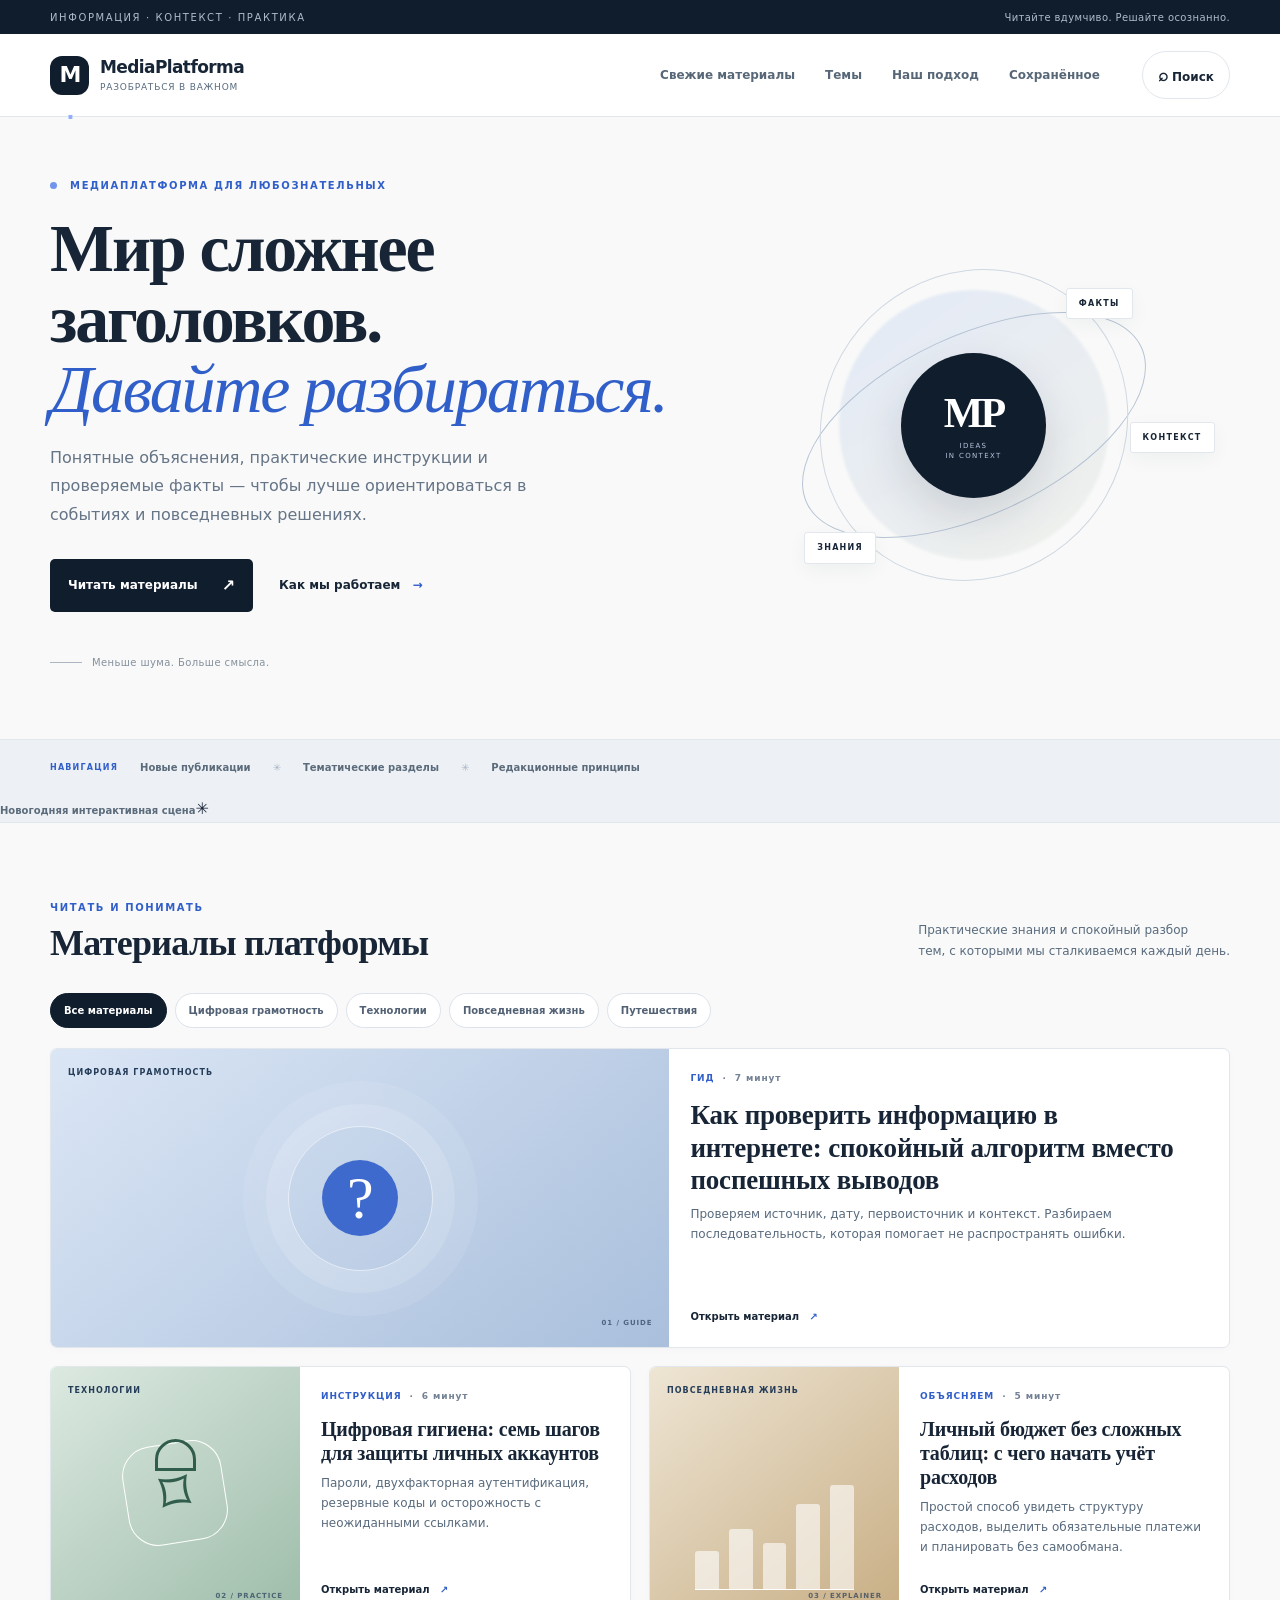
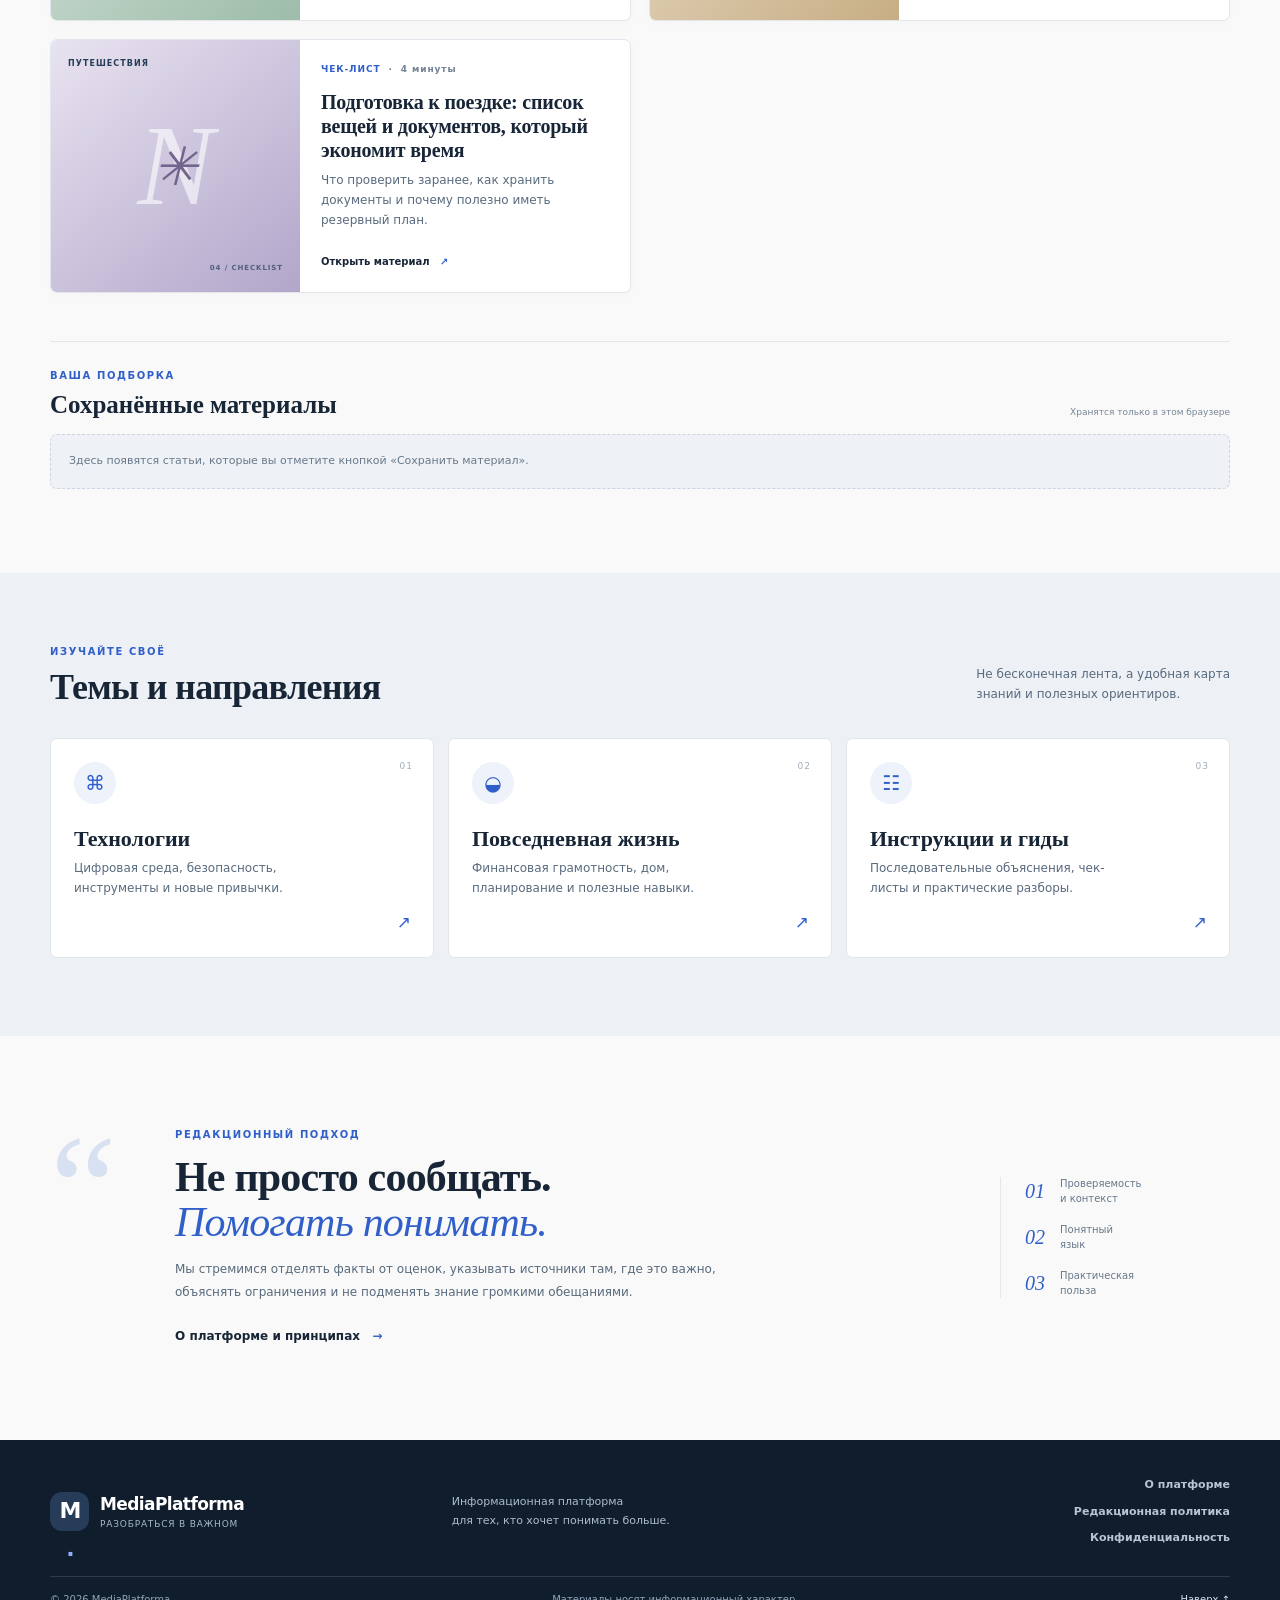
<file: site/index.html>
<!doctype html>
<html lang="ru">
<head>
<meta charset="utf-8"><meta http-equiv="Content-Security-Policy" content="default-src 'self'; base-uri 'self'; object-src 'none'; form-action 'self'; script-src 'self'; style-src 'self'; img-src 'self' data:; font-src 'self'; connect-src 'self'; upgrade-insecure-requests"><meta name="referrer" content="strict-origin-when-cross-origin"><meta name="viewport" content="width=device-width,initial-scale=1">
<meta name="theme-color" content="#101d2d">
<meta name="description" content="MediaPlatforma — независимая информационная платформа. Понятные объяснения, проверенные факты, практические инструкции и идеи для повседневной жизни.">
<meta name="robots" content="index,follow,max-image-preview:large">
<link rel="canonical" href="https://news4me.ru/">
<link rel="icon" href="./assets/favicon.svg" type="image/svg+xml">
<link rel="stylesheet" href="./assets/css/site.css">
<meta property="og:type" content="website"><meta property="og:locale" content="ru_RU">
<meta property="og:title" content="MediaPlatforma — разобраться в важном">
<meta property="og:description" content="Новости, объяснения и полезные знания для повседневной жизни.">
<meta property="og:url" content="https://news4me.ru/">
<meta property="og:site_name" content="MediaPlatforma">
<title>MediaPlatforma — разобраться в важном</title>
<script type="application/ld+json">{"@context":"https://schema.org","@type":"WebSite","name":"MediaPlatforma","url":"https://news4me.ru/","inLanguage":"ru","description":"Информационная платформа: объяснения, инструкции и полезные знания."}</script>
<script type="application/ld+json">{"@context":"https://schema.org","@type":"Organization","name":"MediaPlatforma","url":"https://news4me.ru/","description":"Независимая информационная платформа."}</script>
</head>
<body>
<a class="skip-link" href="#main">Перейти к материалам</a>
<div class="topline"><div class="container topline-inner"><span>ИНФОРМАЦИЯ · КОНТЕКСТ · ПРАКТИКА</span><span>Читайте вдумчиво. Решайте осознанно.</span></div></div>
<header class="site-header"><div class="container header-inner">
<a class="brand" href="./" aria-label="MediaPlatforma — главная"><span class="brand-symbol">M<span>.</span></span><span class="brand-copy"><strong>MediaPlatforma</strong><small>Разобраться в важном</small></span></a>
<nav class="main-nav" id="primaryNav" aria-label="Основная навигация"><a href="#latest">Свежие материалы</a><a href="#topics">Темы</a><a href="#principles">Наш подход</a></nav>
<button class="search-toggle" id="searchOpen" type="button" aria-label="Открыть поиск" aria-controls="searchPanel" aria-expanded="false">⌕ <span>Поиск</span></button>
<button class="menu-toggle" id="menuToggle" type="button" aria-controls="primaryNav" aria-label="Открыть меню" aria-expanded="false">☰</button>
</div></header>
<main id="main">
<section class="hero container">
<div class="hero-copy"><div class="eyebrow"><span class="eyebrow-dot"></span> МЕДИАПЛАТФОРМА ДЛЯ ЛЮБОЗНАТЕЛЬНЫХ</div>
<h1>Мир сложнее заголовков.<br><em>Давайте разбираться.</em></h1>
<p class="hero-lead">Понятные объяснения, практические инструкции и проверяемые факты — чтобы лучше ориентироваться в событиях и повседневных решениях.</p>
<div class="hero-actions"><a class="button button-primary" href="#latest">Читать материалы <span>↗</span></a><a class="text-link" href="#principles">Как мы работаем <span>→</span></a></div>
<div class="hero-note"><span class="note-line"></span><span>Меньше шума. Больше смысла.</span></div></div>
<div class="hero-art" aria-label="Абстрактная композиция из геометрических форм"><div class="art-orbit orbit-one"></div><div class="art-orbit orbit-two"></div><div class="art-core"><span>MP</span><small>IDEAS<br>IN CONTEXT</small></div><div class="art-label label-top">ФАКТЫ</div><div class="art-label label-side">КОНТЕКСТ</div><div class="art-label label-bottom">ЗНАНИЯ</div></div>
</section>
<section class="ticker"><div class="container ticker-inner"><span class="ticker-label">НАВИГАЦИЯ</span><a href="#latest">Новые публикации</a><span>✳</span><a href="#topics">Тематические разделы</a><span>✳</span><a href="#principles">Редакционные принципы</a></div><a href="./new-year/">Новогодняя интерактивная сцена</a><span>✳</span></section>
<section class="section container" id="latest"><div class="section-heading"><div><div class="eyebrow">ЧИТАТЬ И ПОНИМАТЬ</div><h2>Материалы платформы</h2></div><p>Практические знания и спокойный разбор<br>тем, с которыми мы сталкиваемся каждый день.</p></div>
<div class="featured-grid">
<a class="feature-card feature-main" href="./articles/verify-information.html"><div class="feature-visual visual-blue"><span class="visual-kicker">ЦИФРОВАЯ ГРАМОТНОСТЬ</span><div class="visual-shapes"><i></i><b></b><span>?</span></div><span class="visual-index">01 / GUIDE</span></div><div class="card-content"><div class="card-meta"><span>ГИД</span><span>·</span><span>7 минут</span></div><h3>Как проверить информацию в интернете: спокойный алгоритм вместо поспешных выводов</h3><p>Проверяем источник, дату, первоисточник и контекст. Разбираем последовательность, которая помогает не распространять ошибки.</p><span class="read-more">Открыть материал <b>↗</b></span></div></a>
<a class="feature-card" href="./articles/protect-accounts.html"><div class="feature-visual visual-green"><span class="visual-kicker">ТЕХНОЛОГИИ</span><div class="visual-lock"><span>⌑</span><i></i></div><span class="visual-index">02 / PRACTICE</span></div><div class="card-content"><div class="card-meta"><span>ИНСТРУКЦИЯ</span><span>·</span><span>6 минут</span></div><h3>Цифровая гигиена: семь шагов для защиты личных аккаунтов</h3><p>Пароли, двухфакторная аутентификация, резервные коды и осторожность с неожиданными ссылками.</p><span class="read-more">Открыть материал <b>↗</b></span></div></a>
<a class="feature-card" href="./articles/household-budget.html"><div class="feature-visual visual-sand"><span class="visual-kicker">ПОВСЕДНЕВНАЯ ЖИЗНЬ</span><div class="visual-chart"><i></i><i></i><i></i><i></i><i></i></div><span class="visual-index">03 / EXPLAINER</span></div><div class="card-content"><div class="card-meta"><span>ОБЪЯСНЯЕМ</span><span>·</span><span>5 минут</span></div><h3>Личный бюджет без сложных таблиц: с чего начать учёт расходов</h3><p>Простой способ увидеть структуру расходов, выделить обязательные платежи и планировать без самообмана.</p><span class="read-more">Открыть материал <b>↗</b></span></div></a>
<a class="feature-card" href="./articles/travel-checklist.html"><div class="feature-visual visual-violet"><span class="visual-kicker">ПУТЕШЕСТВИЯ</span><div class="visual-compass">N<span>✳</span></div><span class="visual-index">04 / CHECKLIST</span></div><div class="card-content"><div class="card-meta"><span>ЧЕК-ЛИСТ</span><span>·</span><span>4 минуты</span></div><h3>Подготовка к поездке: список вещей и документов, который экономит время</h3><p>Что проверить заранее, как хранить документы и почему полезно иметь резервный план.</p><span class="read-more">Открыть материал <b>↗</b></span></div></a>
</div></section>
<section class="topics-section" id="topics"><div class="container"><div class="section-heading"><div><div class="eyebrow">ИЗУЧАЙТЕ СВОЁ</div><h2>Темы и направления</h2></div><p>Не бесконечная лента, а удобная карта<br>знаний и полезных ориентиров.</p></div>
<div class="topic-grid">
<a class="topic-card" href="./topics/technology.html"><span class="topic-number">01</span><span class="topic-icon">⌘</span><h3>Технологии</h3><p>Цифровая среда, безопасность, инструменты и новые привычки.</p><span class="topic-arrow">↗</span></a>
<a class="topic-card" href="./topics/everyday-life.html"><span class="topic-number">02</span><span class="topic-icon">◒</span><h3>Повседневная жизнь</h3><p>Финансовая грамотность, дом, планирование и полезные навыки.</p><span class="topic-arrow">↗</span></a>
<a class="topic-card" href="./topics/guides.html"><span class="topic-number">03</span><span class="topic-icon">☷</span><h3>Инструкции и гиды</h3><p>Последовательные объяснения, чек-листы и практические разборы.</p><span class="topic-arrow">↗</span></a>
</div></div></section>
<section class="editorial container" id="principles"><div class="editorial-mark">“</div><div class="editorial-copy"><div class="eyebrow">РЕДАКЦИОННЫЙ ПОДХОД</div><h2>Не просто сообщать.<br><em>Помогать понимать.</em></h2><p>Мы стремимся отделять факты от оценок, указывать источники там, где это важно, объяснять ограничения и не подменять знание громкими обещаниями.</p><a class="text-link" href="./about.html">О платформе и принципах <span>→</span></a></div><div class="editorial-points"><div><b>01</b><span>Проверяемость<br>и контекст</span></div><div><b>02</b><span>Понятный<br>язык</span></div><div><b>03</b><span>Практическая<br>польза</span></div></div></section>
</main>
<footer class="site-footer"><div class="container footer-top"><a class="brand brand-footer" href="./"><span class="brand-symbol">M<span>.</span></span><span class="brand-copy"><strong>MediaPlatforma</strong><small>Разобраться в важном</small></span></a><p>Информационная платформа<br>для тех, кто хочет понимать больше.</p><nav aria-label="Навигация в подвале"><a href="./about.html">О платформе</a><a href="./editorial-policy.html">Редакционная политика</a><a href="./privacy.html">Конфиденциальность</a></nav></div><div class="container footer-bottom"><span>© 2026 MediaPlatforma</span><span>Материалы носят информационный характер.</span><a href="#main">Наверх ↑</a></div></footer>
<div class="search-panel" id="searchPanel" aria-hidden="true"><div class="search-dialog" role="dialog" aria-modal="true" aria-labelledby="searchTitle"><div class="search-dialog-head"><div><div class="eyebrow">ПОИСК ПО ПУБЛИКАЦИЯМ</div><h2 id="searchTitle">Что хотите найти?</h2></div><button id="searchClose" class="icon-button" type="button" aria-label="Закрыть поиск">×</button></div><label class="search-field"><span>⌕</span><input id="siteSearch" type="search" placeholder="Например, безопасность или бюджет" autocomplete="off"></label><div id="searchResults" class="search-results" aria-live="polite" aria-atomic="true"><p class="search-hint">Введите тему, ключевое слово или вопрос.</p></div></div></div>
<script src="./assets/js/site.js" defer></script>
</body></html>
</file>
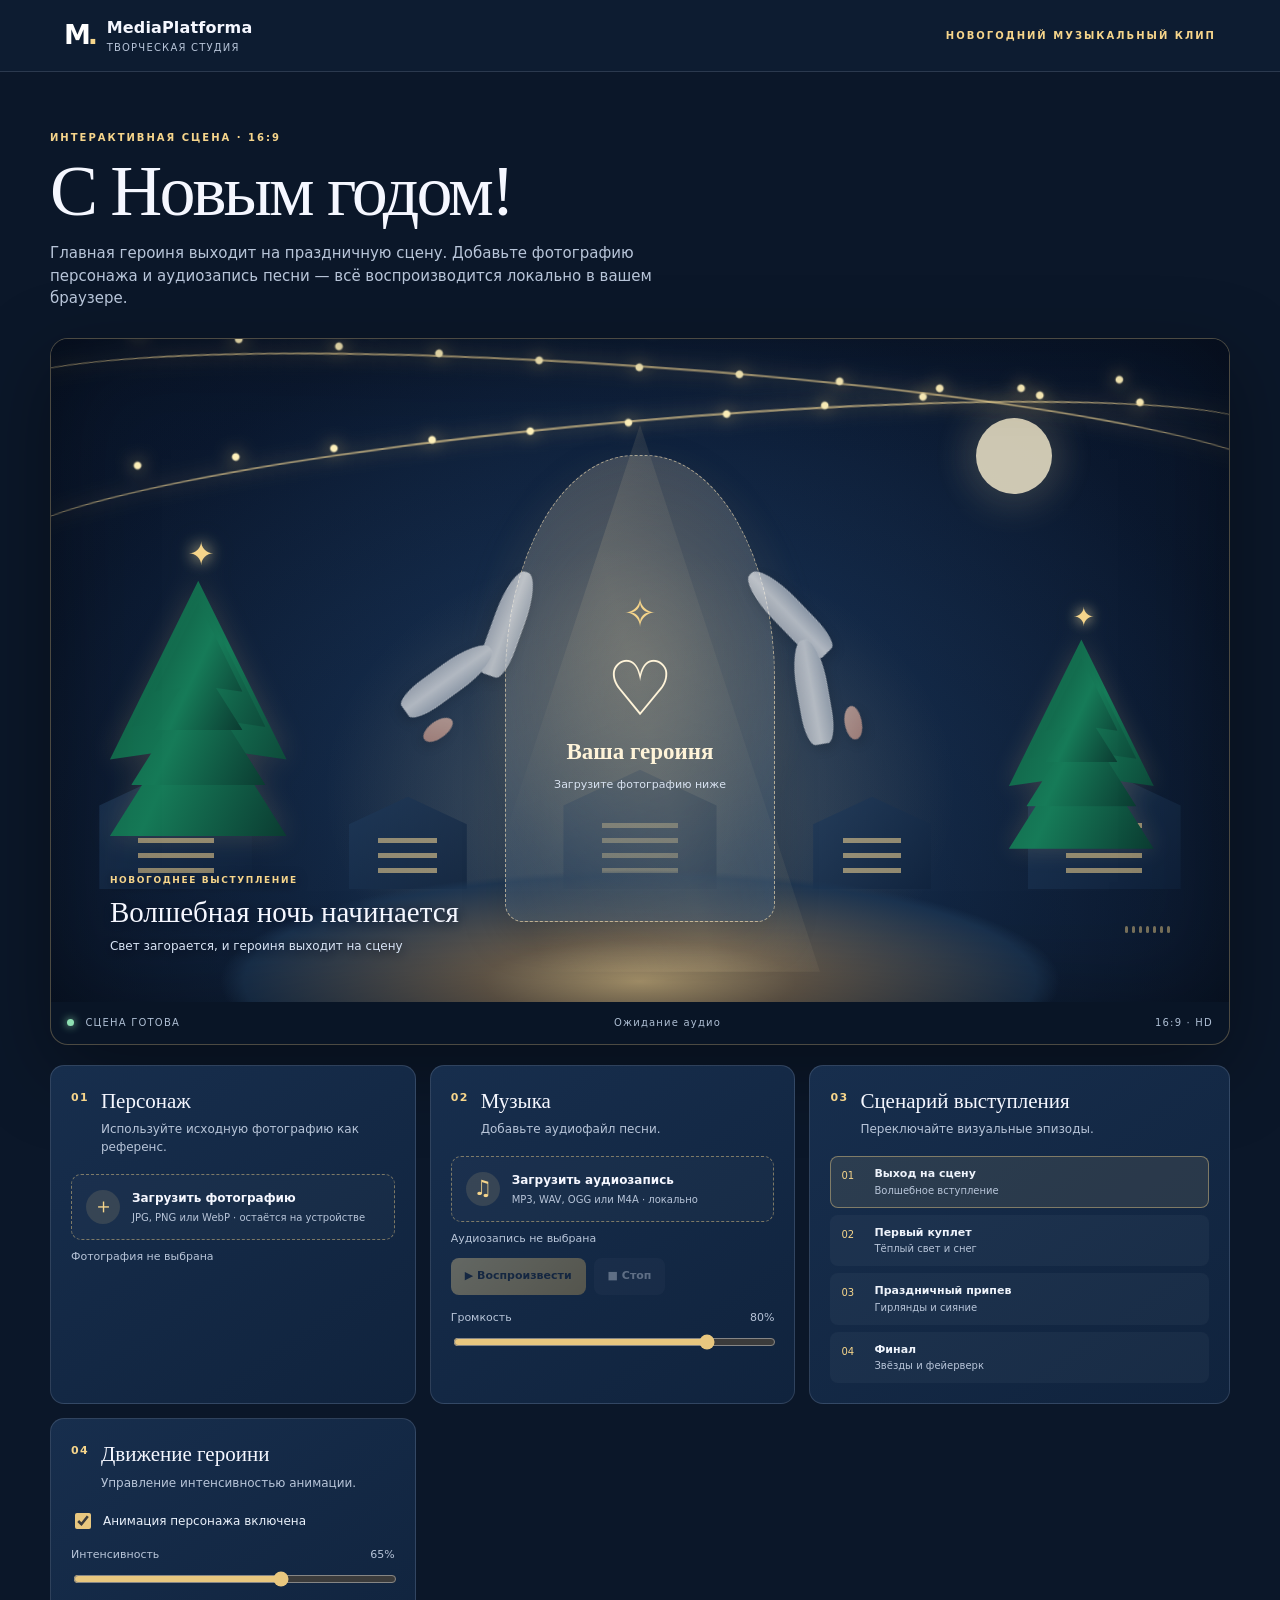
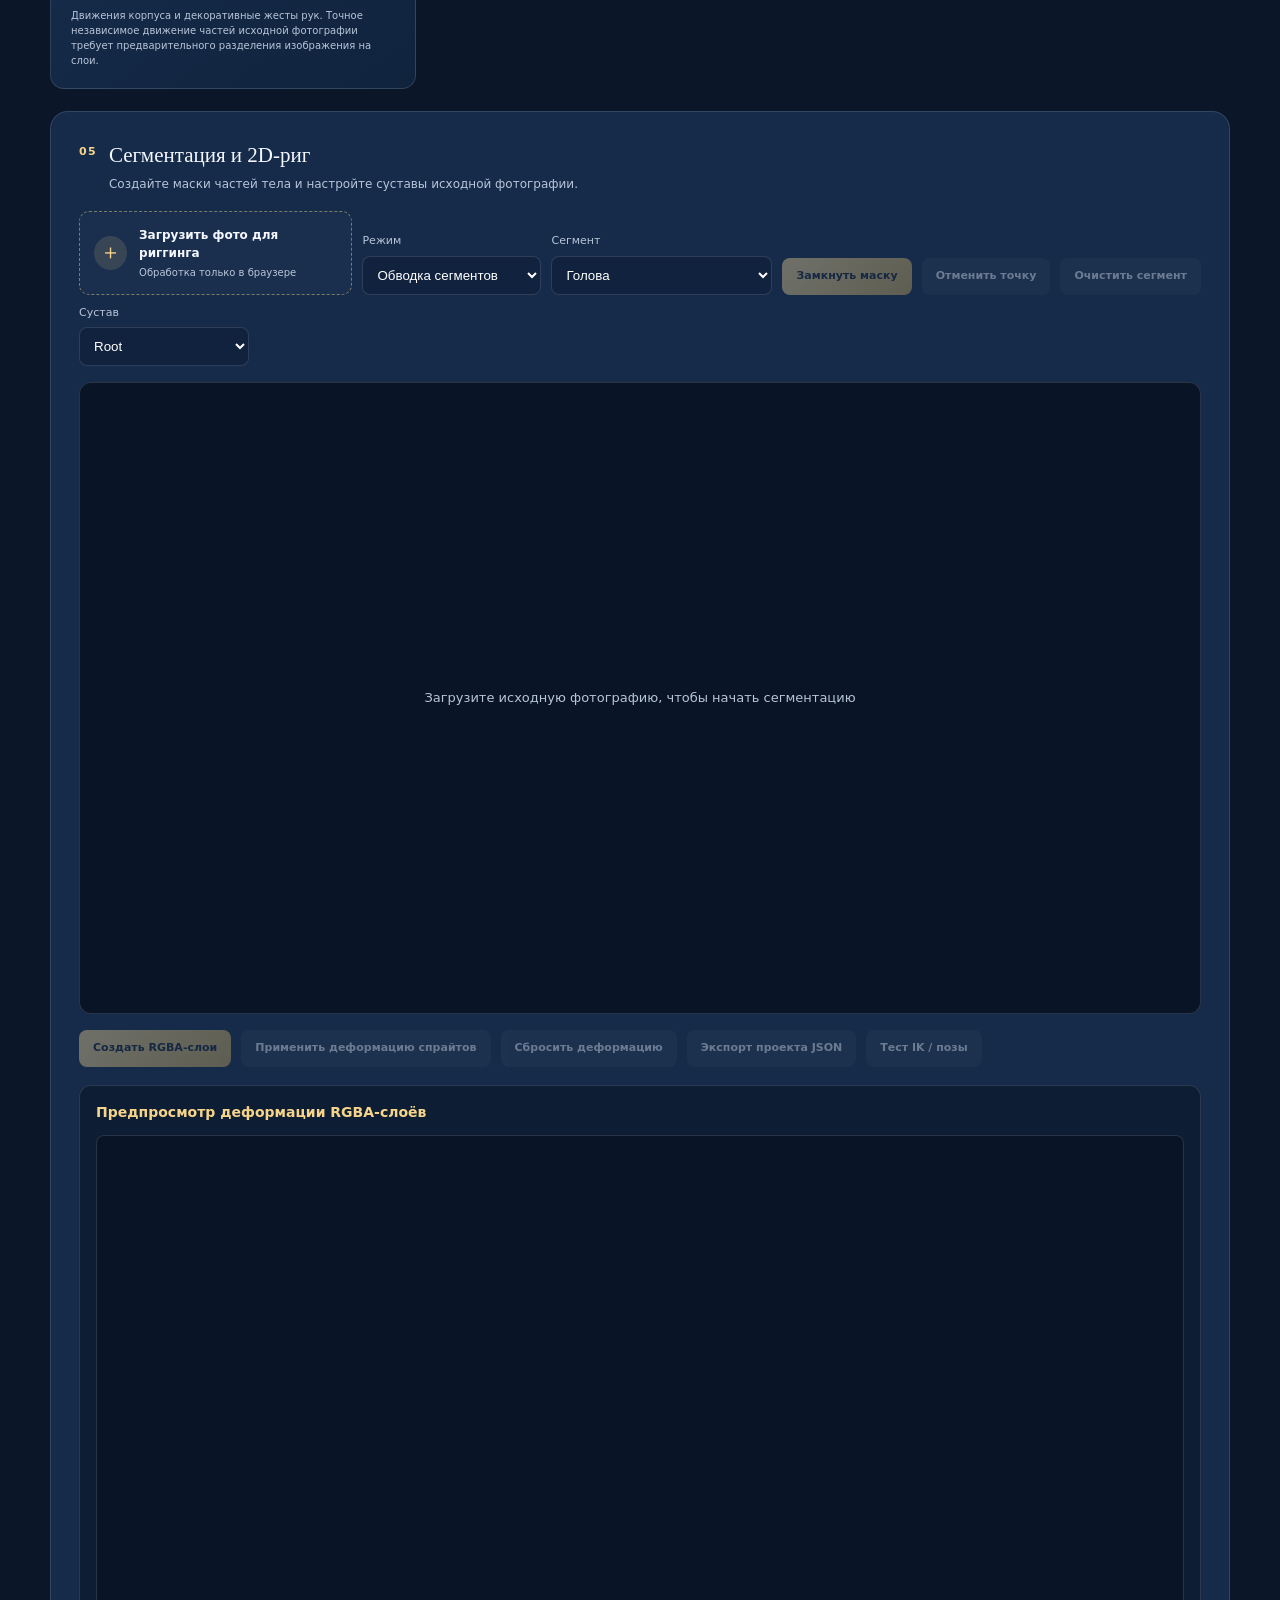
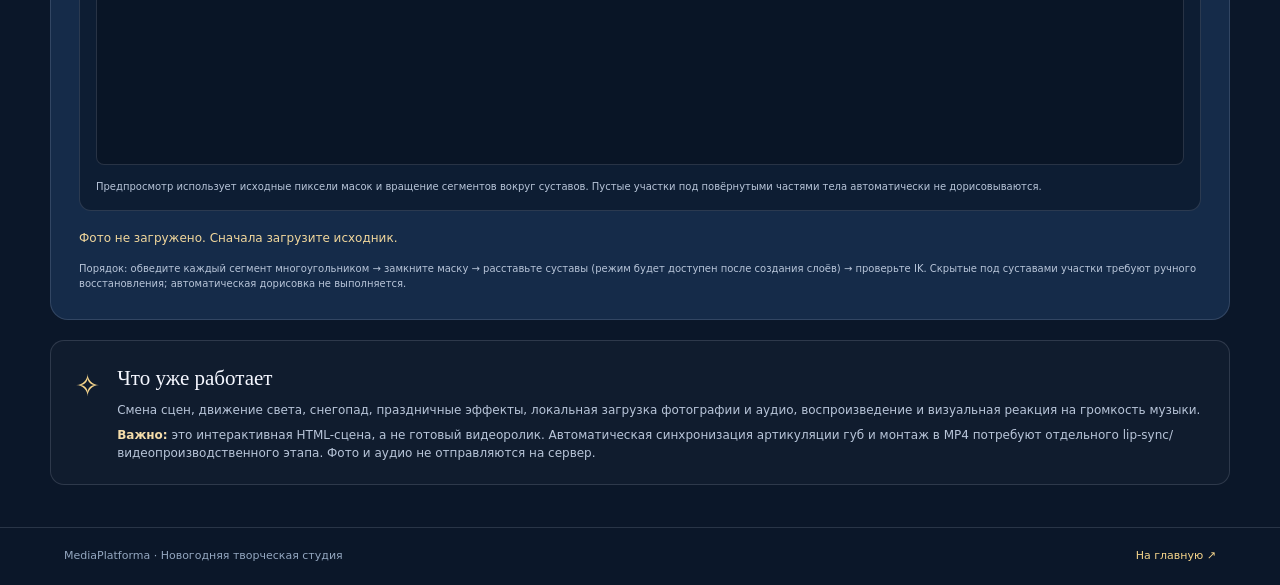
<file: site/new-year/index.html>
<!doctype html>
<html lang="ru">
<head>
  <meta charset="utf-8">
  <meta name="viewport" content="width=device-width,initial-scale=1">
  <meta name="theme-color" content="#10223d">
  <meta name="description" content="Интерактивная новогодняя сцена исполнения песни главной героиней.">
  <meta name="referrer" content="strict-origin-when-cross-origin">
  <link rel="canonical" href="https://news4me.ru/new-year/">
  <meta http-equiv="Content-Security-Policy" content="default-src 'self'; base-uri 'self'; object-src 'none'; form-action 'self'; script-src 'self'; style-src 'self'; img-src 'self' data: blob:; media-src 'self' blob:; connect-src 'self'; upgrade-insecure-requests">
  <title>Новогодняя сцена — С Новым годом!</title>
  <link rel="stylesheet" href="./scene.css">
  <script src="./scene.js" defer></script>
</head>
<body>
  <a class="skip-link" href="#studio">Перейти к сцене</a>
  <header class="topbar">
    <a class="brand" href="../" aria-label="MediaPlatforma"><span class="brand-mark">M<span>.</span></span><span>MediaPlatforma<small>Творческая студия</small></span></a>
    <span class="topbar-tag">НОВОГОДНИЙ МУЗЫКАЛЬНЫЙ КЛИП</span>
  </header>

  <main id="studio" class="studio">
    <section class="intro">
      <p class="eyebrow">ИНТЕРАКТИВНАЯ СЦЕНА · 16:9</p>
      <h1>С Новым годом!</h1>
      <p>Главная героиня выходит на праздничную сцену. Добавьте фотографию персонажа и аудиозапись песни — всё воспроизводится локально в вашем браузере.</p>
    </section>

    <section class="stage-shell" aria-label="Новогодняя сцена">
      <div class="stage" id="stage" data-scene="intro">
        <div class="sky-glow"></div>
        <div class="moon"></div>
        <div class="distant-village" aria-hidden="true"><i></i><i></i><i></i><i></i><i></i></div>
        <div class="tree tree-left" aria-hidden="true"><b></b><b></b><b></b><span>✦</span></div>
        <div class="tree tree-right" aria-hidden="true"><b></b><b></b><b></b><span>✦</span></div>
        <div class="garland garland-one" aria-hidden="true"></div>
        <div class="garland garland-two" aria-hidden="true"></div>
        <div class="snow-layer" id="snowLayer" aria-hidden="true"></div>
        <div class="stage-platform"></div>
        <div class="heroine-wrap" id="heroineWrap">
          <div class="heroine-aura"></div>
          <div class="heroine-placeholder" id="heroinePlaceholder" aria-label="Место для фотографии героини">
            <span class="placeholder-star">✧</span>
            <span class="placeholder-person">♡</span>
            <strong>Ваша героиня</strong>
            <small>Загрузите фотографию ниже</small>
          </div>
          <img id="heroineImage" class="heroine-image" alt="Главная героиня новогоднего клипа" hidden>
          <div class="motion-arm motion-arm-left" aria-hidden="true"><span class="arm-upper"></span><span class="arm-fore"></span><span class="arm-hand"></span></div>
          <div class="motion-arm motion-arm-right" aria-hidden="true"><span class="arm-upper"></span><span class="arm-fore"></span><span class="arm-hand"></span></div>
          <div class="spotlight"></div>
        </div>
        <div class="stage-caption" aria-live="polite">
          <span class="caption-kicker">НОВОГОДНЕЕ ВЫСТУПЛЕНИЕ</span>
          <strong id="sceneTitle">Волшебная ночь начинается</strong>
          <span id="sceneSubtitle">Свет загорается, и героиня выходит на сцену</span>
        </div>
        <div class="audio-pulse" id="audioPulse" aria-hidden="true"><i></i><i></i><i></i><i></i><i></i><i></i><i></i></div>
        <div class="stage-vignette"></div>
      </div>
      <div class="stage-footer">
        <span><i class="live-dot"></i> СЦЕНА ГОТОВА</span>
        <span id="playState">Ожидание аудио</span>
        <span>16:9 · HD</span>
      </div>
    </section>

    <section class="control-grid" aria-label="Управление сценой">
      <article class="panel">
        <div class="panel-heading"><span class="panel-number">01</span><div><h2>Персонаж</h2><p>Используйте исходную фотографию как референс.</p></div></div>
        <label class="upload-control" for="photoInput"><span class="upload-icon">＋</span><span><strong>Загрузить фотографию</strong><small>JPG, PNG или WebP · остаётся на устройстве</small></span></label>
        <input id="photoInput" type="file" accept="image/jpeg,image/png,image/webp" hidden>
        <p class="file-status" id="photoStatus">Фотография не выбрана</p>
      </article>

      <article class="panel">
        <div class="panel-heading"><span class="panel-number">02</span><div><h2>Музыка</h2><p>Добавьте аудиофайл песни.</p></div></div>
        <label class="upload-control" for="audioInput"><span class="upload-icon">♫</span><span><strong>Загрузить аудиозапись</strong><small>MP3, WAV, OGG или M4A · локально</small></span></label>
        <input id="audioInput" type="file" accept="audio/*" hidden>
        <p class="file-status" id="audioStatus">Аудиозапись не выбрана</p>
        <audio id="songAudio" preload="metadata"></audio>
        <div class="audio-controls">
          <button class="button button-primary" id="playButton" type="button" disabled>▶ Воспроизвести</button>
          <button class="button button-quiet" id="stopButton" type="button" disabled>■ Стоп</button>
        </div>
        <label class="volume-label" for="volumeInput">Громкость <output id="volumeValue">80%</output></label>
        <input id="volumeInput" class="range" type="range" min="0" max="1" step="0.01" value="0.8">
      </article>

      <article class="panel panel-scenes">
        <div class="panel-heading"><span class="panel-number">03</span><div><h2>Сценарий выступления</h2><p>Переключайте визуальные эпизоды.</p></div></div>
        <div class="scene-list" role="group" aria-label="Выбор сцены">
          <button class="scene-button is-active" data-scene="intro" type="button"><span>01</span><b>Выход на сцену</b><small>Волшебное вступление</small></button>
          <button class="scene-button" data-scene="verse" type="button"><span>02</span><b>Первый куплет</b><small>Тёплый свет и снег</small></button>
          <button class="scene-button" data-scene="chorus" type="button"><span>03</span><b>Праздничный припев</b><small>Гирлянды и сияние</small></button>
          <button class="scene-button" data-scene="finale" type="button"><span>04</span><b>Финал</b><small>Звёзды и фейерверк</small></button>
        </div>
      </article>

      <article class="panel motion-panel">
        <div class="panel-heading"><span class="panel-number">04</span><div><h2>Движение героини</h2><p>Управление интенсивностью анимации.</p></div></div>
        <label class="motion-toggle"><input id="motionEnabled" type="checkbox" checked><span>Анимация персонажа включена</span></label>
        <label class="volume-label" for="motionIntensity">Интенсивность <output id="motionIntensityValue">65%</output></label>
        <input id="motionIntensity" class="range" type="range" min="0" max="1" step="0.05" value="0.65">
        <p class="motion-hint">Движения корпуса и декоративные жесты рук. Точное независимое движение частей исходной фотографии требует предварительного разделения изображения на слои.</p>
      </article>
    </section>

    <section class="rig-workspace panel" aria-labelledby="rigTitle">
      <div class="panel-heading"><span class="panel-number">05</span><div><h2 id="rigTitle">Сегментация и 2D-риг</h2><p>Создайте маски частей тела и настройте суставы исходной фотографии.</p></div></div>
      <div class="rig-toolbar">
        <label class="upload-control rig-upload" for="rigPhotoInput"><span class="upload-icon">＋</span><span><strong>Загрузить фото для риггинга</strong><small>Обработка только в браузере</small></span></label>
        <input id="rigPhotoInput" type="file" accept="image/jpeg,image/png,image/webp" hidden>
        <label class="rig-field">Режим<select id="rigMode"><option value="mask">Обводка сегментов</option><option value="joint">Расстановка суставов</option></select></label><label class="rig-field">Сегмент<select id="rigPart"><option value="head">Голова</option><option value="torso">Корпус</option><option value="leftUpperArm">Левое плечо / верхняя рука</option><option value="leftForearm">Левое предплечье</option><option value="leftHand">Левая кисть</option><option value="rightUpperArm">Правое плечо / верхняя рука</option><option value="rightForearm">Правое предплечье</option><option value="rightHand">Правая кисть</option></select></label>
        <button class="button button-primary" id="rigClosePolygon" type="button" disabled>Замкнуть маску</button>
        <button class="button button-quiet" id="rigUndo" type="button" disabled>Отменить точку</button>
        <button class="button button-quiet" id="rigClear" type="button" disabled>Очистить сегмент</button><label class="rig-field">Сустав<select id="rigJoint"><option value="root">Root</option><option value="neck">Neck</option><option value="head">Head pivot</option><option value="leftShoulder">Левое плечо</option><option value="leftElbow">Левый локоть</option><option value="leftWrist">Левое запястье</option><option value="rightShoulder">Правое плечо</option><option value="rightElbow">Правый локоть</option><option value="rightWrist">Правое запястье</option></select></label>
      </div>
      <div class="rig-canvas-wrap"><canvas id="rigCanvas" width="960" height="640" aria-label="Редактор сегментации и суставов"></canvas><div id="rigEmpty" class="rig-empty">Загрузите исходную фотографию, чтобы начать сегментацию</div></div>
      <div class="rig-actions">
        <button class="button button-primary" id="rigBuildLayers" type="button" disabled>Создать RGBA-слои</button>
        <button class="button button-quiet" id="rigApplyDeform" type="button" disabled>Применить деформацию спрайтов</button>
        <button class="button button-quiet" id="rigResetDeform" type="button" disabled>Сбросить деформацию</button>
        <button class="button button-quiet" id="rigExport" type="button" disabled>Экспорт проекта JSON</button>
        <button class="button button-quiet" id="rigPose" type="button" disabled>Тест IK / позы</button>
      </div>
      <div class="rig-preview-wrap">
        <h3>Предпросмотр деформации RGBA-слоёв</h3>
        <canvas id="rigPreview" width="960" height="640" aria-label="Предпросмотр деформированных сегментов героини"></canvas>
        <p class="motion-hint">Предпросмотр использует исходные пиксели масок и вращение сегментов вокруг суставов. Пустые участки под повёрнутыми частями тела автоматически не дорисовываются.</p>
      </div>
      <p class="rig-status" id="rigStatus" role="status">Фото не загружено. Сначала загрузите исходник.</p>
      <p class="motion-hint">Порядок: обведите каждый сегмент многоугольником → замкните маску → расставьте суставы (режим будет доступен после создания слоёв) → проверьте IK. Скрытые под суставами участки требуют ручного восстановления; автоматическая дорисовка не выполняется.</p>
    </section>

    <section class="notes">
      <div class="notes-icon">✧</div>
      <div><h2>Что уже работает</h2><p>Смена сцен, движение света, снегопад, праздничные эффекты, локальная загрузка фотографии и аудио, воспроизведение и визуальная реакция на громкость музыки.</p><p><strong>Важно:</strong> это интерактивная HTML-сцена, а не готовый видеоролик. Автоматическая синхронизация артикуляции губ и монтаж в MP4 потребуют отдельного lip-sync/видеопроизводственного этапа. Фото и аудио не отправляются на сервер.</p></div>
    </section>
  </main>

  <footer class="footer"><span>MediaPlatforma · Новогодняя творческая студия</span><a href="../">На главную ↗</a></footer>
  <div class="toast" id="toast" role="status" aria-live="polite"></div>
</body>
</html>
</file>
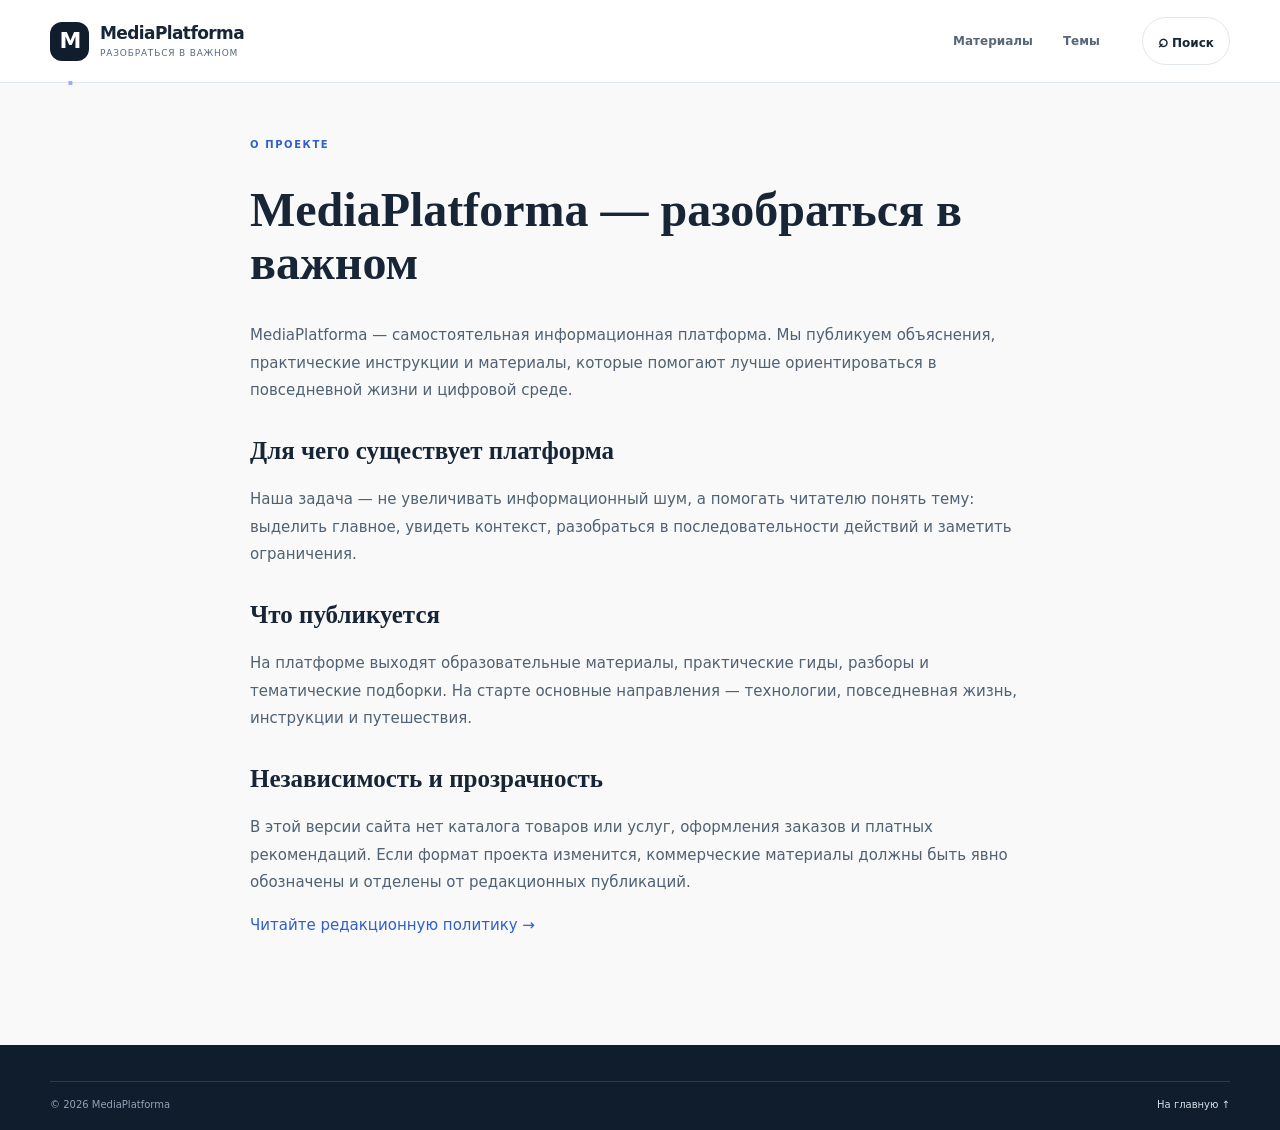
<file: site/about.html>
<!doctype html><html lang="ru"><head><meta charset="utf-8"><meta http-equiv="Content-Security-Policy" content="default-src 'self'; base-uri 'self'; object-src 'none'; form-action 'self'; script-src 'self'; style-src 'self'; img-src 'self' data:; font-src 'self'; connect-src 'self'; upgrade-insecure-requests"><meta name="referrer" content="strict-origin-when-cross-origin"><meta name="viewport" content="width=device-width,initial-scale=1"><meta name="description" content="MediaPlatforma — информационная платформа с понятными объяснениями, практическими инструкциями и проверяемыми фактами."><link rel="canonical" href="https://news4me.ru/about.html"><link rel="stylesheet" href="./assets/css/site.css"><title>О платформе — MediaPlatforma</title><meta property="og:type" content="website"><meta property="og:locale" content="ru_RU"><meta property="og:site_name" content="MediaPlatforma"><meta property="og:title" content="О платформе — MediaPlatforma"><meta property="og:description" content="MediaPlatforma — информационная платформа с понятными объяснениями, практическими инструкциями и проверяемыми фактами."><meta property="og:url" content="https://news4me.ru/about.html"></head><body><header class="site-header"><div class="container header-inner"><a class="brand" href="./"><span class="brand-symbol">M<span>.</span></span><span class="brand-copy"><strong>MediaPlatforma</strong><small>Разобраться в важном</small></span></a><nav class="main-nav" id="primaryNav" aria-label="Основная навигация"><a href="./#latest">Материалы</a><a href="./#topics">Темы</a></nav><button class="menu-toggle" id="menuToggle" type="button" aria-controls="primaryNav" aria-expanded="false" aria-label="Открыть меню">☰</button></div></header><main class="container plain-page"><div class="eyebrow">О ПРОЕКТЕ</div><h1>MediaPlatforma — разобраться в важном</h1><p>MediaPlatforma — самостоятельная информационная платформа. Мы публикуем объяснения, практические инструкции и материалы, которые помогают лучше ориентироваться в повседневной жизни и цифровой среде.</p><h2>Для чего существует платформа</h2><p>Наша задача — не увеличивать информационный шум, а помогать читателю понять тему: выделить главное, увидеть контекст, разобраться в последовательности действий и заметить ограничения.</p><h2>Что публикуется</h2><p>На платформе выходят образовательные материалы, практические гиды, разборы и тематические подборки. На старте основные направления — технологии, повседневная жизнь, инструкции и путешествия.</p><h2>Независимость и прозрачность</h2><p>В этой версии сайта нет каталога товаров или услуг, оформления заказов и платных рекомендаций. Если формат проекта изменится, коммерческие материалы должны быть явно обозначены и отделены от редакционных публикаций.</p><p><a href="./editorial-policy.html">Читайте редакционную политику →</a></p></main><footer class="site-footer"><div class="container footer-bottom"><span>© 2026 MediaPlatforma</span><a href="./">На главную ↑</a></div></footer><script src="./assets/js/site.js" defer></script></body></html>
</file>
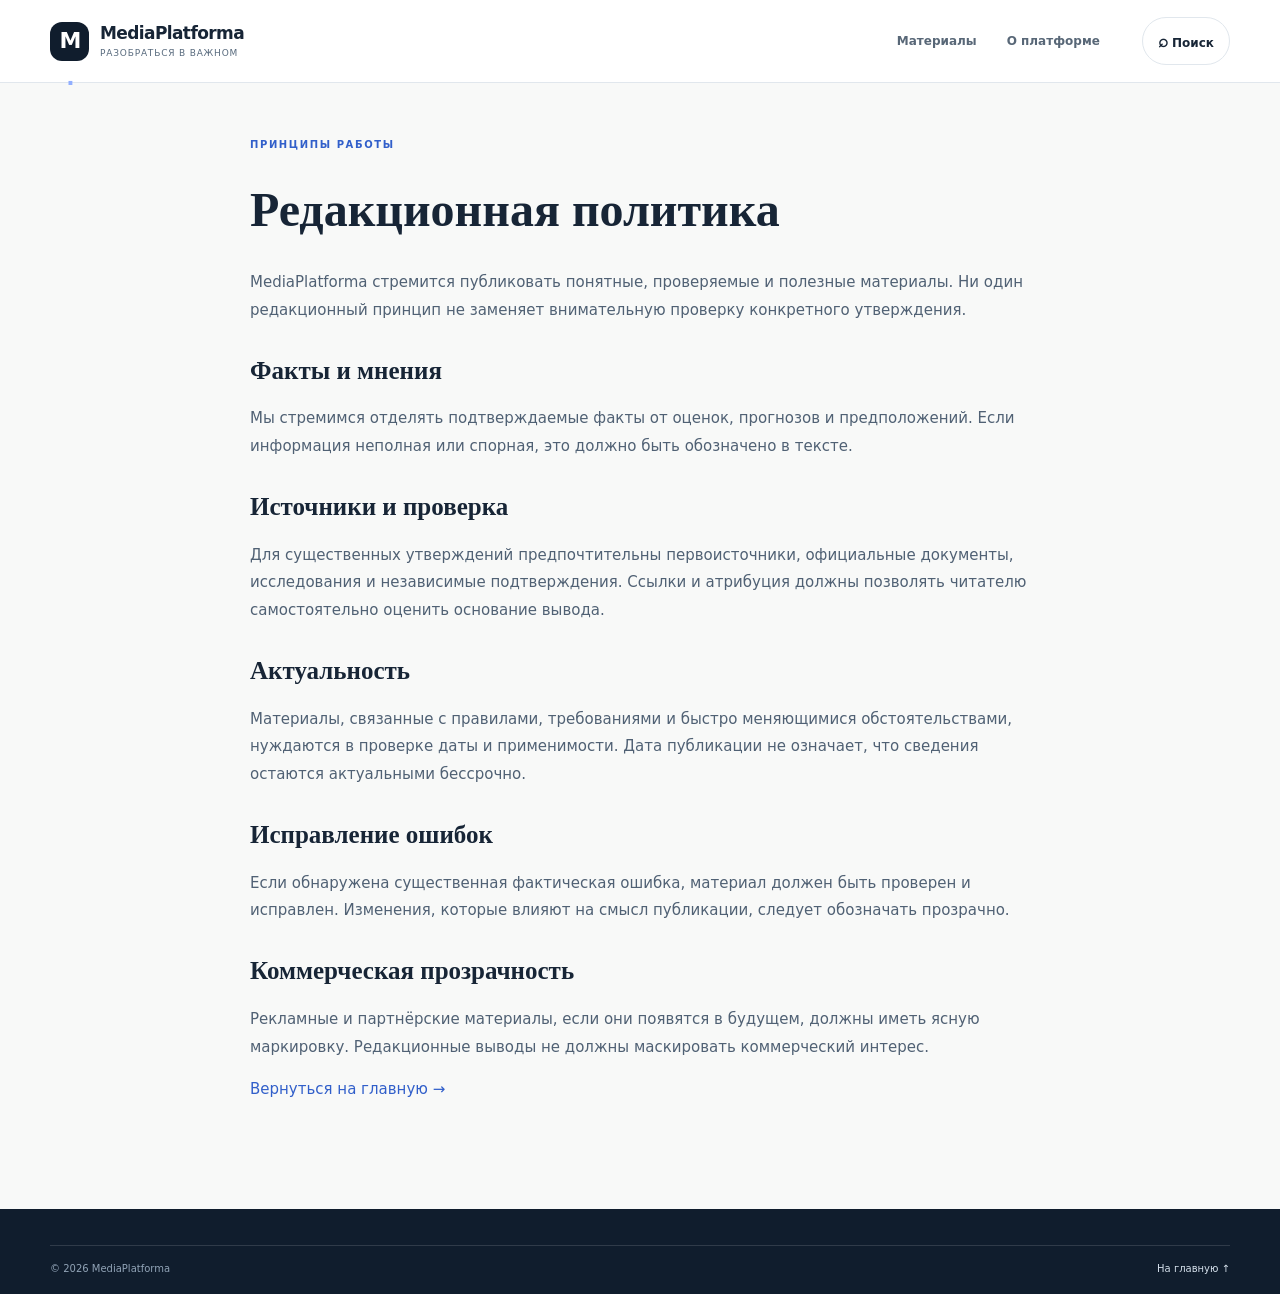
<file: site/editorial-policy.html>
<!doctype html><html lang="ru"><head><meta charset="utf-8"><meta http-equiv="Content-Security-Policy" content="default-src 'self'; base-uri 'self'; object-src 'none'; form-action 'self'; script-src 'self'; style-src 'self'; img-src 'self' data:; font-src 'self'; connect-src 'self'; upgrade-insecure-requests"><meta name="referrer" content="strict-origin-when-cross-origin"><meta name="viewport" content="width=device-width,initial-scale=1"><meta name="description" content="Редакционные принципы MediaPlatforma: проверяемость, контекст, отделение фактов от мнений и исправление ошибок."><link rel="canonical" href="https://news4me.ru/editorial-policy.html"><link rel="stylesheet" href="./assets/css/site.css"><title>Редакционная политика — MediaPlatforma</title><meta property="og:type" content="website"><meta property="og:locale" content="ru_RU"><meta property="og:site_name" content="MediaPlatforma"><meta property="og:title" content="Редакционная политика — MediaPlatforma"><meta property="og:description" content="Редакционные принципы MediaPlatforma: проверяемость, контекст, отделение фактов от мнений и исправление ошибок."><meta property="og:url" content="https://news4me.ru/editorial-policy.html"></head><body><header class="site-header"><div class="container header-inner"><a class="brand" href="./"><span class="brand-symbol">M<span>.</span></span><span class="brand-copy"><strong>MediaPlatforma</strong><small>Разобраться в важном</small></span></a><nav class="main-nav" id="primaryNav" aria-label="Основная навигация"><a href="./#latest">Материалы</a><a href="./about.html">О платформе</a></nav><button class="menu-toggle" id="menuToggle" type="button" aria-controls="primaryNav" aria-expanded="false" aria-label="Открыть меню">☰</button></div></header><main class="container plain-page"><div class="eyebrow">ПРИНЦИПЫ РАБОТЫ</div><h1>Редакционная политика</h1><p>MediaPlatforma стремится публиковать понятные, проверяемые и полезные материалы. Ни один редакционный принцип не заменяет внимательную проверку конкретного утверждения.</p><h2>Факты и мнения</h2><p>Мы стремимся отделять подтверждаемые факты от оценок, прогнозов и предположений. Если информация неполная или спорная, это должно быть обозначено в тексте.</p><h2>Источники и проверка</h2><p>Для существенных утверждений предпочтительны первоисточники, официальные документы, исследования и независимые подтверждения. Ссылки и атрибуция должны позволять читателю самостоятельно оценить основание вывода.</p><h2>Актуальность</h2><p>Материалы, связанные с правилами, требованиями и быстро меняющимися обстоятельствами, нуждаются в проверке даты и применимости. Дата публикации не означает, что сведения остаются актуальными бессрочно.</p><h2>Исправление ошибок</h2><p>Если обнаружена существенная фактическая ошибка, материал должен быть проверен и исправлен. Изменения, которые влияют на смысл публикации, следует обозначать прозрачно.</p><h2>Коммерческая прозрачность</h2><p>Рекламные и партнёрские материалы, если они появятся в будущем, должны иметь ясную маркировку. Редакционные выводы не должны маскировать коммерческий интерес.</p><p><a href="./">Вернуться на главную →</a></p></main><footer class="site-footer"><div class="container footer-bottom"><span>© 2026 MediaPlatforma</span><a href="./">На главную ↑</a></div></footer><script src="./assets/js/site.js" defer></script></body></html>
</file>
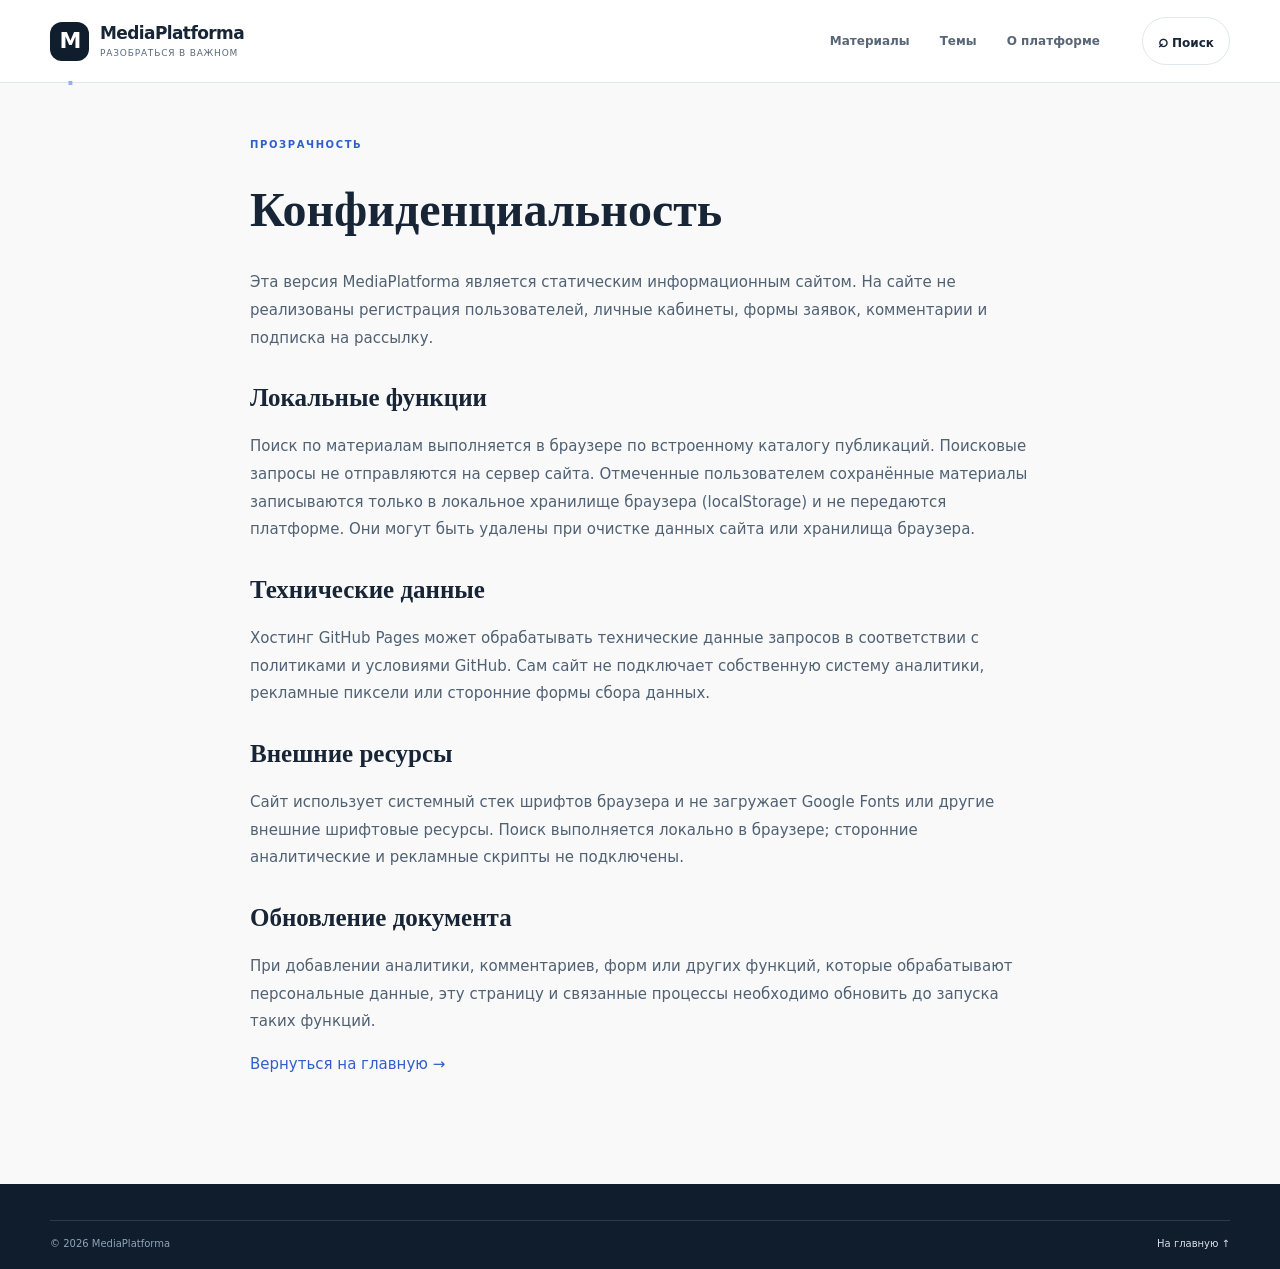
<file: site/privacy.html>
<!doctype html><html lang="ru"><head><meta charset="utf-8"><meta http-equiv="Content-Security-Policy" content="default-src 'self'; base-uri 'self'; object-src 'none'; form-action 'self'; script-src 'self'; style-src 'self'; img-src 'self' data:; font-src 'self'; connect-src 'self'; upgrade-insecure-requests"><meta name="referrer" content="strict-origin-when-cross-origin"><meta name="viewport" content="width=device-width,initial-scale=1"><meta name="description" content="Информация о конфиденциальности на сайте MediaPlatforma."><link rel="canonical" href="https://news4me.ru/privacy.html"><link rel="stylesheet" href="./assets/css/site.css"><title>Конфиденциальность — MediaPlatforma</title><meta property="og:type" content="website"><meta property="og:locale" content="ru_RU"><meta property="og:site_name" content="MediaPlatforma"><meta property="og:title" content="Конфиденциальность — MediaPlatforma"><meta property="og:description" content="Информация о конфиденциальности на сайте MediaPlatforma."><meta property="og:url" content="https://news4me.ru/privacy.html"></head><body><header class="site-header"><div class="container header-inner"><a class="brand" href="./"><span class="brand-symbol">M<span>.</span></span><span class="brand-copy"><strong>MediaPlatforma</strong><small>Разобраться в важном</small></span></a><nav class="main-nav" id="primaryNav" aria-label="Основная навигация"><a href="./#latest">Материалы</a><a href="./#topics">Темы</a><a href="./about.html">О платформе</a></nav><button class="menu-toggle" id="menuToggle" type="button" aria-controls="primaryNav" aria-expanded="false" aria-label="Открыть меню">☰</button></div></header><main class="container plain-page"><div class="eyebrow">ПРОЗРАЧНОСТЬ</div><h1>Конфиденциальность</h1><p>Эта версия MediaPlatforma является статическим информационным сайтом. На сайте не реализованы регистрация пользователей, личные кабинеты, формы заявок, комментарии и подписка на рассылку.</p><h2>Локальные функции</h2><p>Поиск по материалам выполняется в браузере по встроенному каталогу публикаций. Поисковые запросы не отправляются на сервер сайта. Отмеченные пользователем сохранённые материалы записываются только в локальное хранилище браузера (localStorage) и не передаются платформе. Они могут быть удалены при очистке данных сайта или хранилища браузера.</p><h2>Технические данные</h2><p>Хостинг GitHub Pages может обрабатывать технические данные запросов в соответствии с политиками и условиями GitHub. Сам сайт не подключает собственную систему аналитики, рекламные пиксели или сторонние формы сбора данных.</p><h2>Внешние ресурсы</h2><p>Сайт использует системный стек шрифтов браузера и не загружает Google Fonts или другие внешние шрифтовые ресурсы. Поиск выполняется локально в браузере; сторонние аналитические и рекламные скрипты не подключены.</p><h2>Обновление документа</h2><p>При добавлении аналитики, комментариев, форм или других функций, которые обрабатывают персональные данные, эту страницу и связанные процессы необходимо обновить до запуска таких функций.</p><p><a href="./">Вернуться на главную →</a></p></main><footer class="site-footer"><div class="container footer-bottom"><span>© 2026 MediaPlatforma</span><a href="./">На главную ↑</a></div></footer><script src="./assets/js/site.js" defer></script></body></html>
</file>
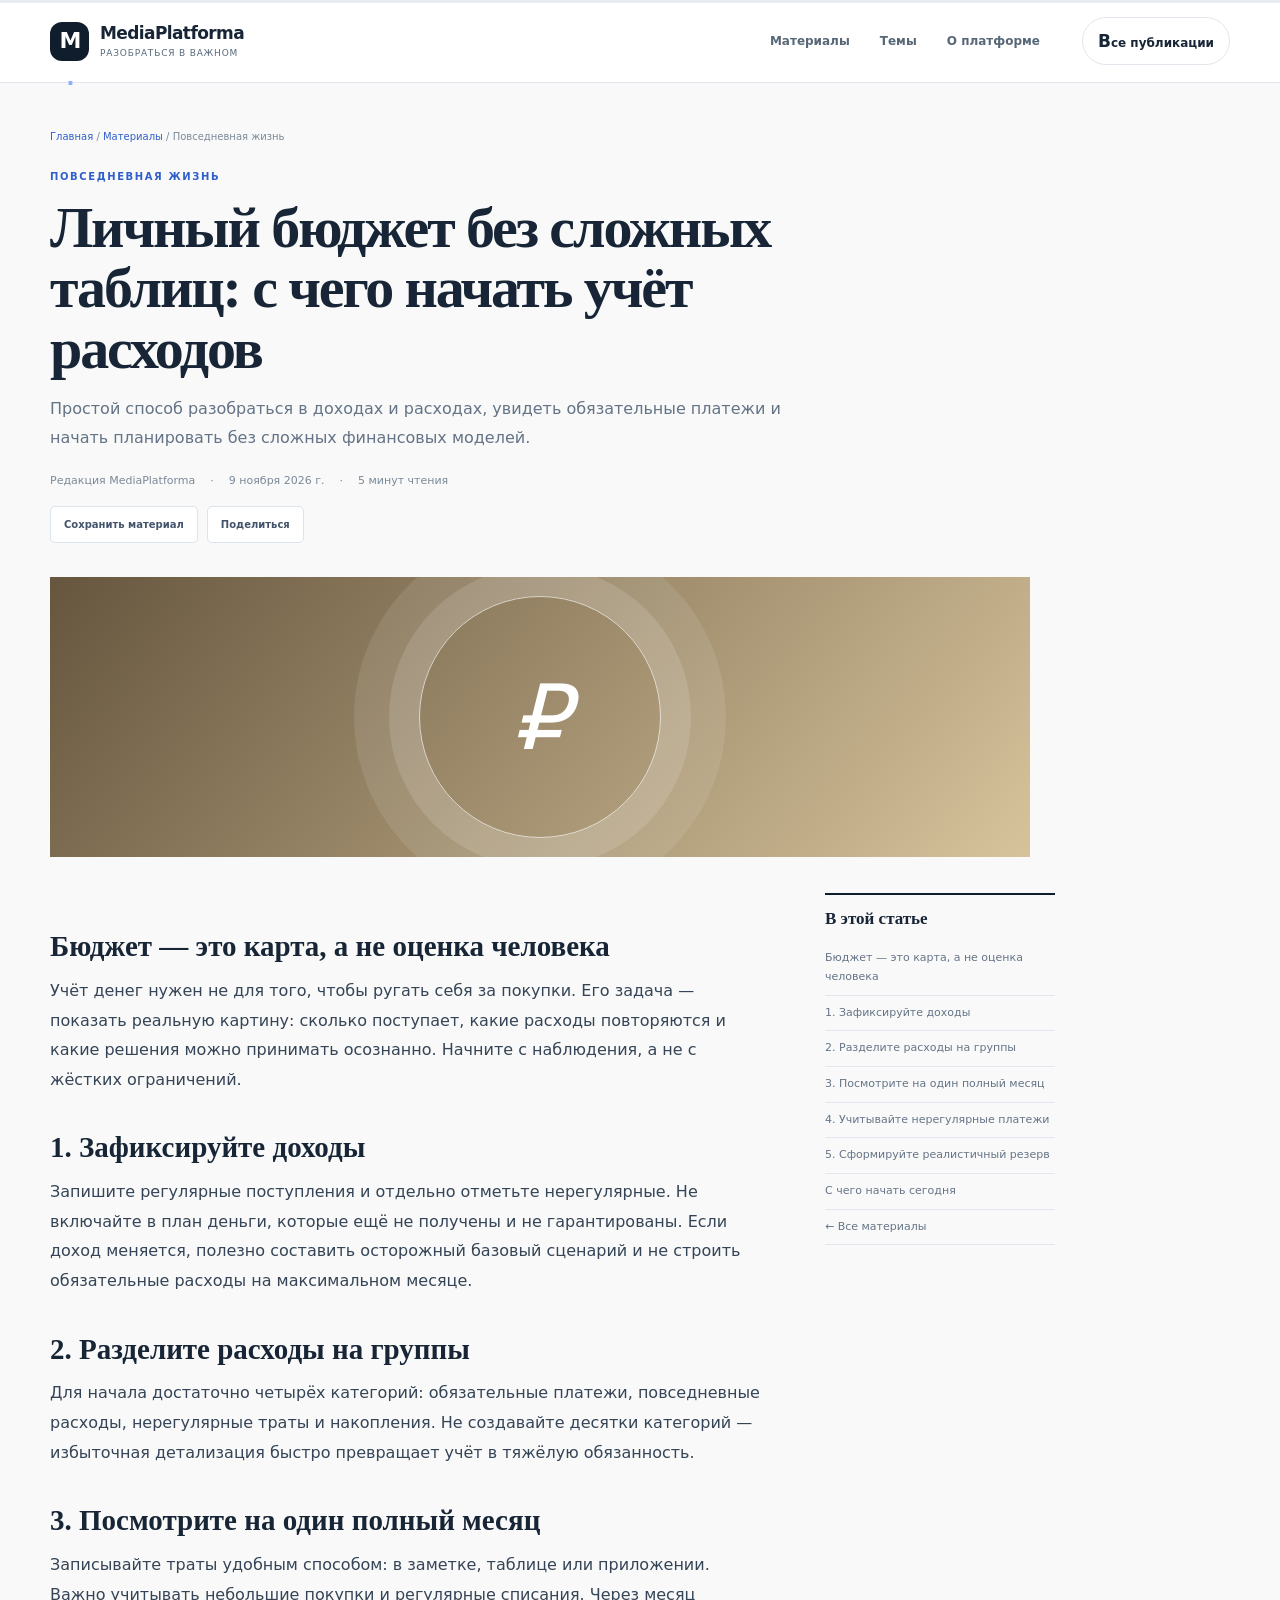
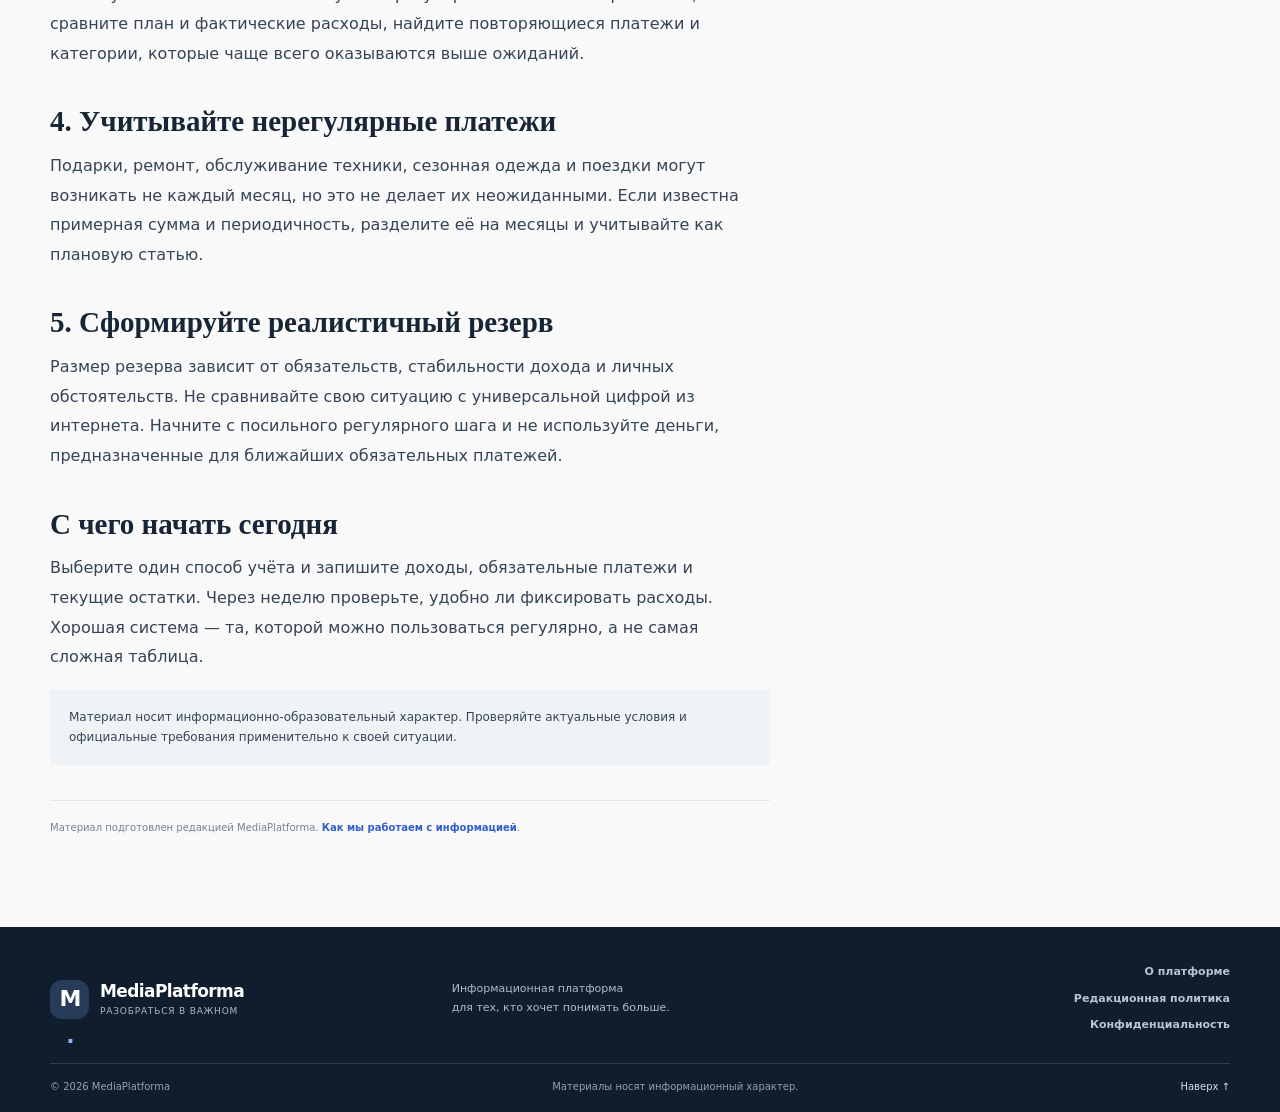
<file: site/articles/household-budget.html>
<!doctype html>
<html lang="ru"><head><meta charset="utf-8"><meta http-equiv="Content-Security-Policy" content="default-src 'self'; base-uri 'self'; object-src 'none'; form-action 'self'; script-src 'self'; style-src 'self'; img-src 'self' data:; font-src 'self'; connect-src 'self'; upgrade-insecure-requests"><meta name="referrer" content="strict-origin-when-cross-origin"><meta name="viewport" content="width=device-width,initial-scale=1"><meta name="theme-color" content="#101d2d"><meta name="description" content="Простой способ разобраться в доходах и расходах, увидеть обязательные платежи и начать планировать без сложных финансовых моделей."><meta name="robots" content="index,follow,max-image-preview:large"><link rel="canonical" href="https://news4me.ru/articles/household-budget.html"><link rel="icon" href="../assets/favicon.svg" type="image/svg+xml"><link rel="stylesheet" href="../assets/css/site.css"><meta property="og:type" content="article"><meta property="og:locale" content="ru_RU"><meta property="og:site_name" content="MediaPlatforma"><meta property="og:title" content="Личный бюджет без сложных таблиц: с чего начать учёт расходов"><meta property="og:description" content="Простой способ разобраться в доходах и расходах, увидеть обязательные платежи и начать планировать без сложных финансовых моделей."><meta property="og:url" content="https://news4me.ru/articles/household-budget.html"><meta property="article:published_time" content="2026-11-09T09:00:00+03:00"><title>Личный бюджет без сложных таблиц: с чего начать учёт расходов — MediaPlatforma</title><script type="application/ld+json">{"@context":"https://schema.org","@type":"Article","headline":"Личный бюджет без сложных таблиц: с чего начать учёт расходов","description":"Простой способ разобраться в доходах и расходах, увидеть обязательные платежи и начать планировать без сложных финансовых моделей.","datePublished":"2026-11-09","dateModified":"2026-11-09","inLanguage":"ru","author":{"@type":"Organization","name":"Редакция MediaPlatforma"},"publisher":{"@type":"Organization","name":"MediaPlatforma"},"mainEntityOfPage":"https://news4me.ru/articles/household-budget.html"}</script></head>
<body><a class="skip-link" href="#article">Перейти к статье</a><header class="site-header"><div class="container header-inner"><a class="brand" href="../"><span class="brand-symbol">M<span>.</span></span><span class="brand-copy"><strong>MediaPlatforma</strong><small>Разобраться в важном</small></span></a><nav class="main-nav" id="primaryNav" aria-label="Основная навигация"><a href="../#latest">Материалы</a><a href="../#topics">Темы</a><a href="../about.html">О платформе</a></nav><a class="search-toggle" href="../#latest">Все публикации</a><button class="menu-toggle" id="menuToggle" type="button" aria-controls="primaryNav" aria-expanded="false" aria-label="Открыть меню">☰</button></div></header>
<main id="article" class="container article-shell"><div class="breadcrumbs"><a href="../">Главная</a> / <a href="../#latest">Материалы</a> / Повседневная жизнь</div><header class="article-hero"><div class="eyebrow">ПОВСЕДНЕВНАЯ ЖИЗНЬ</div><h1>Личный бюджет без сложных таблиц: с чего начать учёт расходов</h1><p class="dek">Простой способ разобраться в доходах и расходах, увидеть обязательные платежи и начать планировать без сложных финансовых моделей.</p><div class="article-meta"><span>Редакция MediaPlatforma</span><span>·</span><time datetime="2026-11-09">9 ноября 2026 г.</time><span>·</span><span>5 минут чтения</span></div></header><div class="article-cover cover-sand"><span>₽</span></div><div class="article-layout"><article class="article-body"><h2 id="section-1">Бюджет — это карта, а не оценка человека</h2><p>Учёт денег нужен не для того, чтобы ругать себя за покупки. Его задача — показать реальную картину: сколько поступает, какие расходы повторяются и какие решения можно принимать осознанно. Начните с наблюдения, а не с жёстких ограничений.</p><h2 id="section-2">1. Зафиксируйте доходы</h2><p>Запишите регулярные поступления и отдельно отметьте нерегулярные. Не включайте в план деньги, которые ещё не получены и не гарантированы. Если доход меняется, полезно составить осторожный базовый сценарий и не строить обязательные расходы на максимальном месяце.</p><h2 id="section-3">2. Разделите расходы на группы</h2><p>Для начала достаточно четырёх категорий: обязательные платежи, повседневные расходы, нерегулярные траты и накопления. Не создавайте десятки категорий — избыточная детализация быстро превращает учёт в тяжёлую обязанность.</p><h2 id="section-4">3. Посмотрите на один полный месяц</h2><p>Записывайте траты удобным способом: в заметке, таблице или приложении. Важно учитывать небольшие покупки и регулярные списания. Через месяц сравните план и фактические расходы, найдите повторяющиеся платежи и категории, которые чаще всего оказываются выше ожиданий.</p><h2 id="section-5">4. Учитывайте нерегулярные платежи</h2><p>Подарки, ремонт, обслуживание техники, сезонная одежда и поездки могут возникать не каждый месяц, но это не делает их неожиданными. Если известна примерная сумма и периодичность, разделите её на месяцы и учитывайте как плановую статью.</p><h2 id="section-6">5. Сформируйте реалистичный резерв</h2><p>Размер резерва зависит от обязательств, стабильности дохода и личных обстоятельств. Не сравнивайте свою ситуацию с универсальной цифрой из интернета. Начните с посильного регулярного шага и не используйте деньги, предназначенные для ближайших обязательных платежей.</p><h2 id="section-7">С чего начать сегодня</h2><p>Выберите один способ учёта и запишите доходы, обязательные платежи и текущие остатки. Через неделю проверьте, удобно ли фиксировать расходы. Хорошая система — та, которой можно пользоваться регулярно, а не самая сложная таблица.</p><div class="note">Материал носит информационно-образовательный характер. Проверяйте актуальные условия и официальные требования применительно к своей ситуации.</div><div class="article-end">Материал подготовлен редакцией MediaPlatforma. <a href="../editorial-policy.html">Как мы работаем с информацией</a>.</div></article><aside class="article-aside"><h3>В этой статье</h3><a href="#section-1">Бюджет — это карта, а не оценка человека</a><a href="#section-2">1. Зафиксируйте доходы</a><a href="#section-3">2. Разделите расходы на группы</a><a href="#section-4">3. Посмотрите на один полный месяц</a><a href="#section-5">4. Учитывайте нерегулярные платежи</a><a href="#section-6">5. Сформируйте реалистичный резерв</a><a href="#section-7">С чего начать сегодня</a><a href="../#latest">← Все материалы</a></aside></div></main>
<footer class="site-footer"><div class="container footer-top"><a class="brand brand-footer" href="../"><span class="brand-symbol">M<span>.</span></span><span class="brand-copy"><strong>MediaPlatforma</strong><small>Разобраться в важном</small></span></a><p>Информационная платформа<br>для тех, кто хочет понимать больше.</p><nav><a href="../about.html">О платформе</a><a href="../editorial-policy.html">Редакционная политика</a><a href="../privacy.html">Конфиденциальность</a></nav></div><div class="container footer-bottom"><span>© 2026 MediaPlatforma</span><span>Материалы носят информационный характер.</span><a href="#article">Наверх ↑</a></div></footer><script src="../assets/js/site.js" defer></script></body></html>
</file>
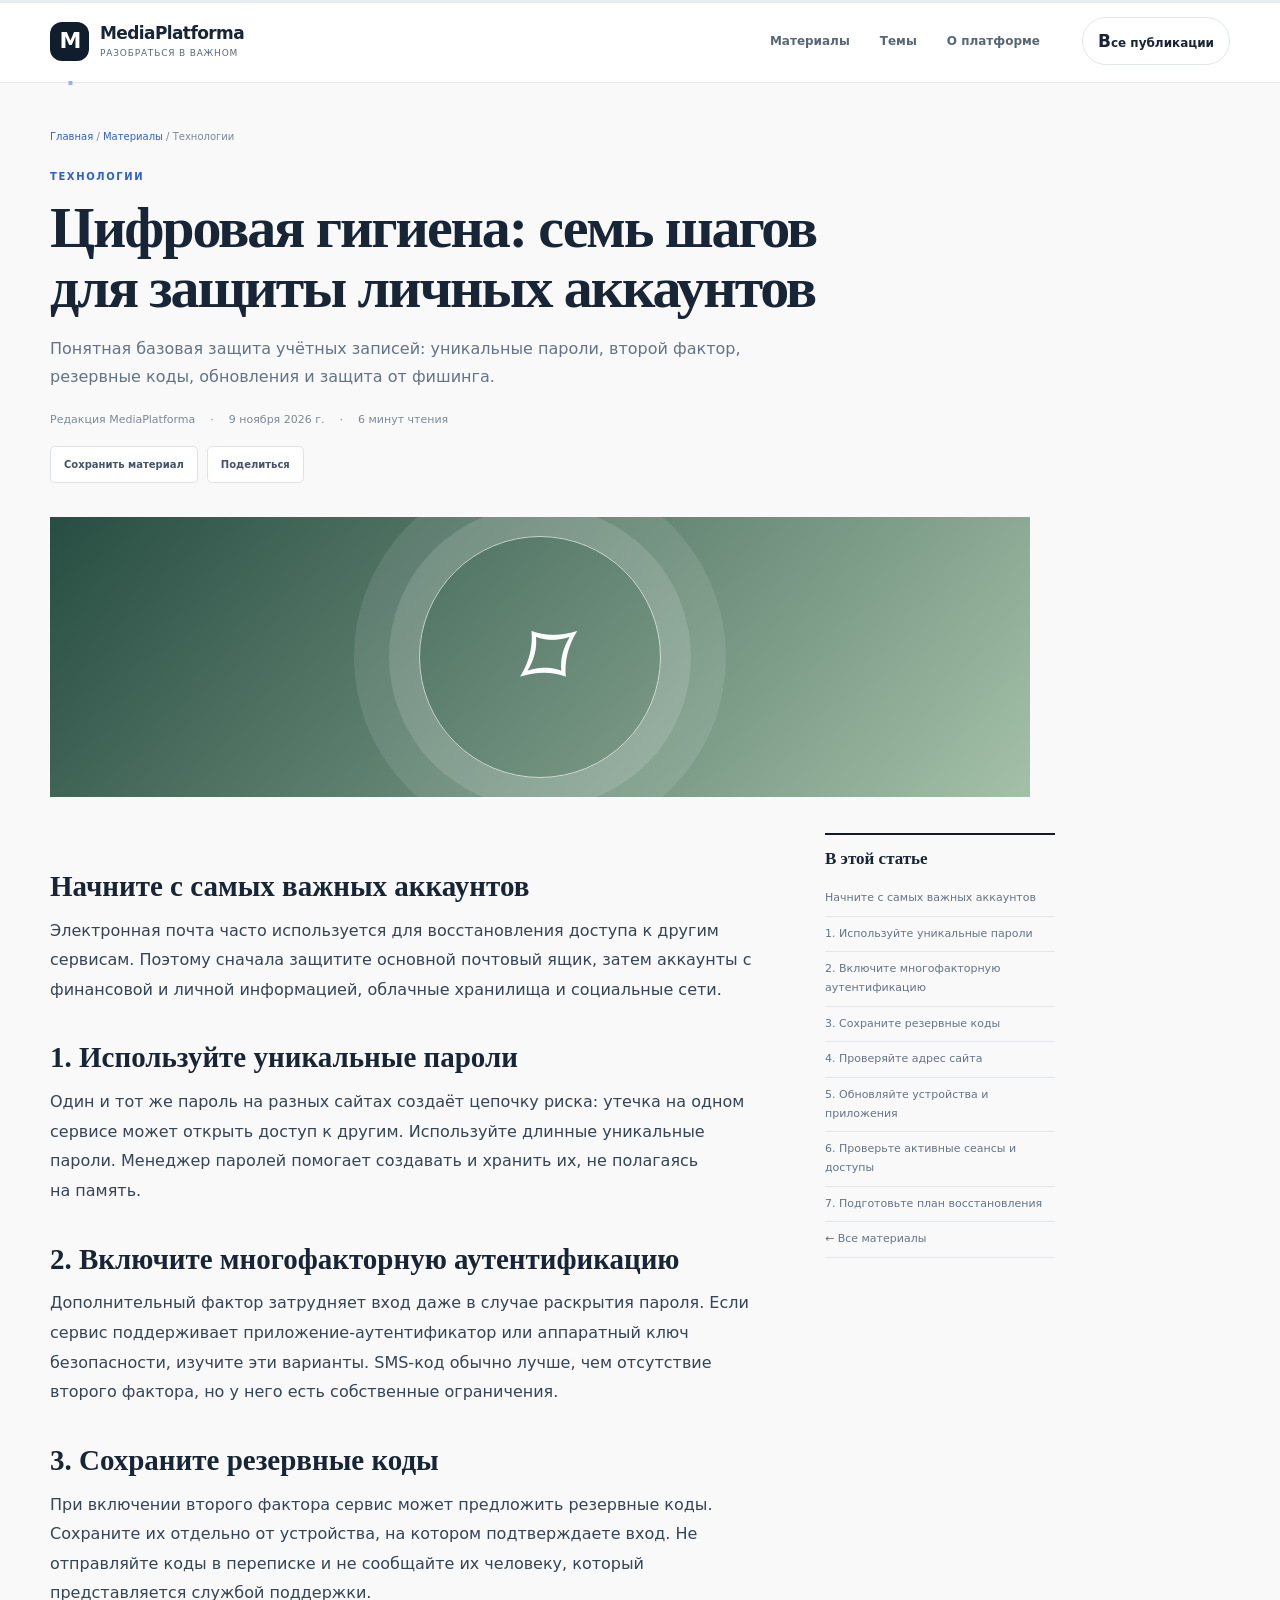
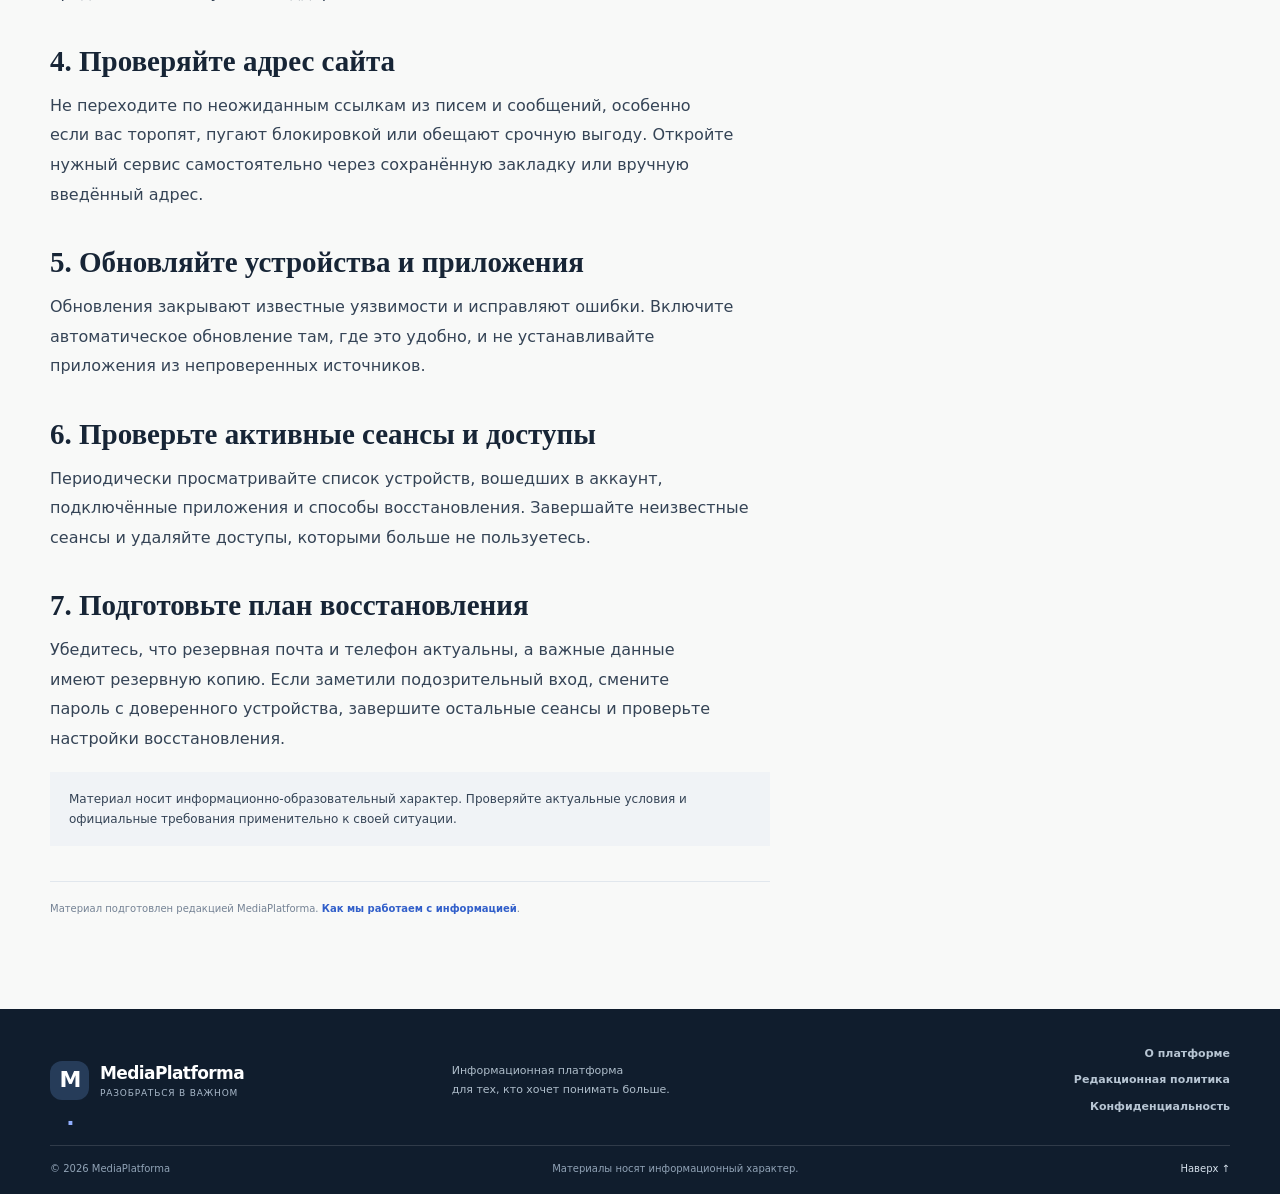
<file: site/articles/protect-accounts.html>
<!doctype html>
<html lang="ru"><head><meta charset="utf-8"><meta http-equiv="Content-Security-Policy" content="default-src 'self'; base-uri 'self'; object-src 'none'; form-action 'self'; script-src 'self'; style-src 'self'; img-src 'self' data:; font-src 'self'; connect-src 'self'; upgrade-insecure-requests"><meta name="referrer" content="strict-origin-when-cross-origin"><meta name="viewport" content="width=device-width,initial-scale=1"><meta name="theme-color" content="#101d2d"><meta name="description" content="Понятная базовая защита учётных записей: уникальные пароли, второй фактор, резервные коды, обновления и защита от фишинга."><meta name="robots" content="index,follow,max-image-preview:large"><link rel="canonical" href="https://news4me.ru/articles/protect-accounts.html"><link rel="icon" href="../assets/favicon.svg" type="image/svg+xml"><link rel="stylesheet" href="../assets/css/site.css"><meta property="og:type" content="article"><meta property="og:locale" content="ru_RU"><meta property="og:site_name" content="MediaPlatforma"><meta property="og:title" content="Цифровая гигиена: семь шагов для защиты личных аккаунтов"><meta property="og:description" content="Понятная базовая защита учётных записей: уникальные пароли, второй фактор, резервные коды, обновления и защита от фишинга."><meta property="og:url" content="https://news4me.ru/articles/protect-accounts.html"><meta property="article:published_time" content="2026-11-09T09:00:00+03:00"><title>Цифровая гигиена: семь шагов для защиты личных аккаунтов — MediaPlatforma</title><script type="application/ld+json">{"@context":"https://schema.org","@type":"Article","headline":"Цифровая гигиена: семь шагов для защиты личных аккаунтов","description":"Понятная базовая защита учётных записей: уникальные пароли, второй фактор, резервные коды, обновления и защита от фишинга.","datePublished":"2026-11-09","dateModified":"2026-11-09","inLanguage":"ru","author":{"@type":"Organization","name":"Редакция MediaPlatforma"},"publisher":{"@type":"Organization","name":"MediaPlatforma"},"mainEntityOfPage":"https://news4me.ru/articles/protect-accounts.html"}</script></head>
<body><a class="skip-link" href="#article">Перейти к статье</a><header class="site-header"><div class="container header-inner"><a class="brand" href="../"><span class="brand-symbol">M<span>.</span></span><span class="brand-copy"><strong>MediaPlatforma</strong><small>Разобраться в важном</small></span></a><nav class="main-nav" id="primaryNav" aria-label="Основная навигация"><a href="../#latest">Материалы</a><a href="../#topics">Темы</a><a href="../about.html">О платформе</a></nav><a class="search-toggle" href="../#latest">Все публикации</a><button class="menu-toggle" id="menuToggle" type="button" aria-controls="primaryNav" aria-expanded="false" aria-label="Открыть меню">☰</button></div></header>
<main id="article" class="container article-shell"><div class="breadcrumbs"><a href="../">Главная</a> / <a href="../#latest">Материалы</a> / Технологии</div><header class="article-hero"><div class="eyebrow">ТЕХНОЛОГИИ</div><h1>Цифровая гигиена: семь шагов для защиты личных аккаунтов</h1><p class="dek">Понятная базовая защита учётных записей: уникальные пароли, второй фактор, резервные коды, обновления и защита от фишинга.</p><div class="article-meta"><span>Редакция MediaPlatforma</span><span>·</span><time datetime="2026-11-09">9 ноября 2026 г.</time><span>·</span><span>6 минут чтения</span></div></header><div class="article-cover cover-green"><span>⌑</span></div><div class="article-layout"><article class="article-body"><h2 id="section-1">Начните с самых важных аккаунтов</h2><p>Электронная почта часто используется для восстановления доступа к другим сервисам. Поэтому сначала защитите основной почтовый ящик, затем аккаунты с финансовой и личной информацией, облачные хранилища и социальные сети.</p><h2 id="section-2">1. Используйте уникальные пароли</h2><p>Один и тот же пароль на разных сайтах создаёт цепочку риска: утечка на одном сервисе может открыть доступ к другим. Используйте длинные уникальные пароли. Менеджер паролей помогает создавать и хранить их, не полагаясь на память.</p><h2 id="section-3">2. Включите многофакторную аутентификацию</h2><p>Дополнительный фактор затрудняет вход даже в случае раскрытия пароля. Если сервис поддерживает приложение-аутентификатор или аппаратный ключ безопасности, изучите эти варианты. SMS-код обычно лучше, чем отсутствие второго фактора, но у него есть собственные ограничения.</p><h2 id="section-4">3. Сохраните резервные коды</h2><p>При включении второго фактора сервис может предложить резервные коды. Сохраните их отдельно от устройства, на котором подтверждаете вход. Не отправляйте коды в переписке и не сообщайте их человеку, который представляется службой поддержки.</p><h2 id="section-5">4. Проверяйте адрес сайта</h2><p>Не переходите по неожиданным ссылкам из писем и сообщений, особенно если вас торопят, пугают блокировкой или обещают срочную выгоду. Откройте нужный сервис самостоятельно через сохранённую закладку или вручную введённый адрес.</p><h2 id="section-6">5. Обновляйте устройства и приложения</h2><p>Обновления закрывают известные уязвимости и исправляют ошибки. Включите автоматическое обновление там, где это удобно, и не устанавливайте приложения из непроверенных источников.</p><h2 id="section-7">6. Проверьте активные сеансы и доступы</h2><p>Периодически просматривайте список устройств, вошедших в аккаунт, подключённые приложения и способы восстановления. Завершайте неизвестные сеансы и удаляйте доступы, которыми больше не пользуетесь.</p><h2 id="section-8">7. Подготовьте план восстановления</h2><p>Убедитесь, что резервная почта и телефон актуальны, а важные данные имеют резервную копию. Если заметили подозрительный вход, смените пароль с доверенного устройства, завершите остальные сеансы и проверьте настройки восстановления.</p><div class="note">Материал носит информационно-образовательный характер. Проверяйте актуальные условия и официальные требования применительно к своей ситуации.</div><div class="article-end">Материал подготовлен редакцией MediaPlatforma. <a href="../editorial-policy.html">Как мы работаем с информацией</a>.</div></article><aside class="article-aside"><h3>В этой статье</h3><a href="#section-1">Начните с самых важных аккаунтов</a><a href="#section-2">1. Используйте уникальные пароли</a><a href="#section-3">2. Включите многофакторную аутентификацию</a><a href="#section-4">3. Сохраните резервные коды</a><a href="#section-5">4. Проверяйте адрес сайта</a><a href="#section-6">5. Обновляйте устройства и приложения</a><a href="#section-7">6. Проверьте активные сеансы и доступы</a><a href="#section-8">7. Подготовьте план восстановления</a><a href="../#latest">← Все материалы</a></aside></div></main>
<footer class="site-footer"><div class="container footer-top"><a class="brand brand-footer" href="../"><span class="brand-symbol">M<span>.</span></span><span class="brand-copy"><strong>MediaPlatforma</strong><small>Разобраться в важном</small></span></a><p>Информационная платформа<br>для тех, кто хочет понимать больше.</p><nav><a href="../about.html">О платформе</a><a href="../editorial-policy.html">Редакционная политика</a><a href="../privacy.html">Конфиденциальность</a></nav></div><div class="container footer-bottom"><span>© 2026 MediaPlatforma</span><span>Материалы носят информационный характер.</span><a href="#article">Наверх ↑</a></div></footer><script src="../assets/js/site.js" defer></script></body></html>
</file>
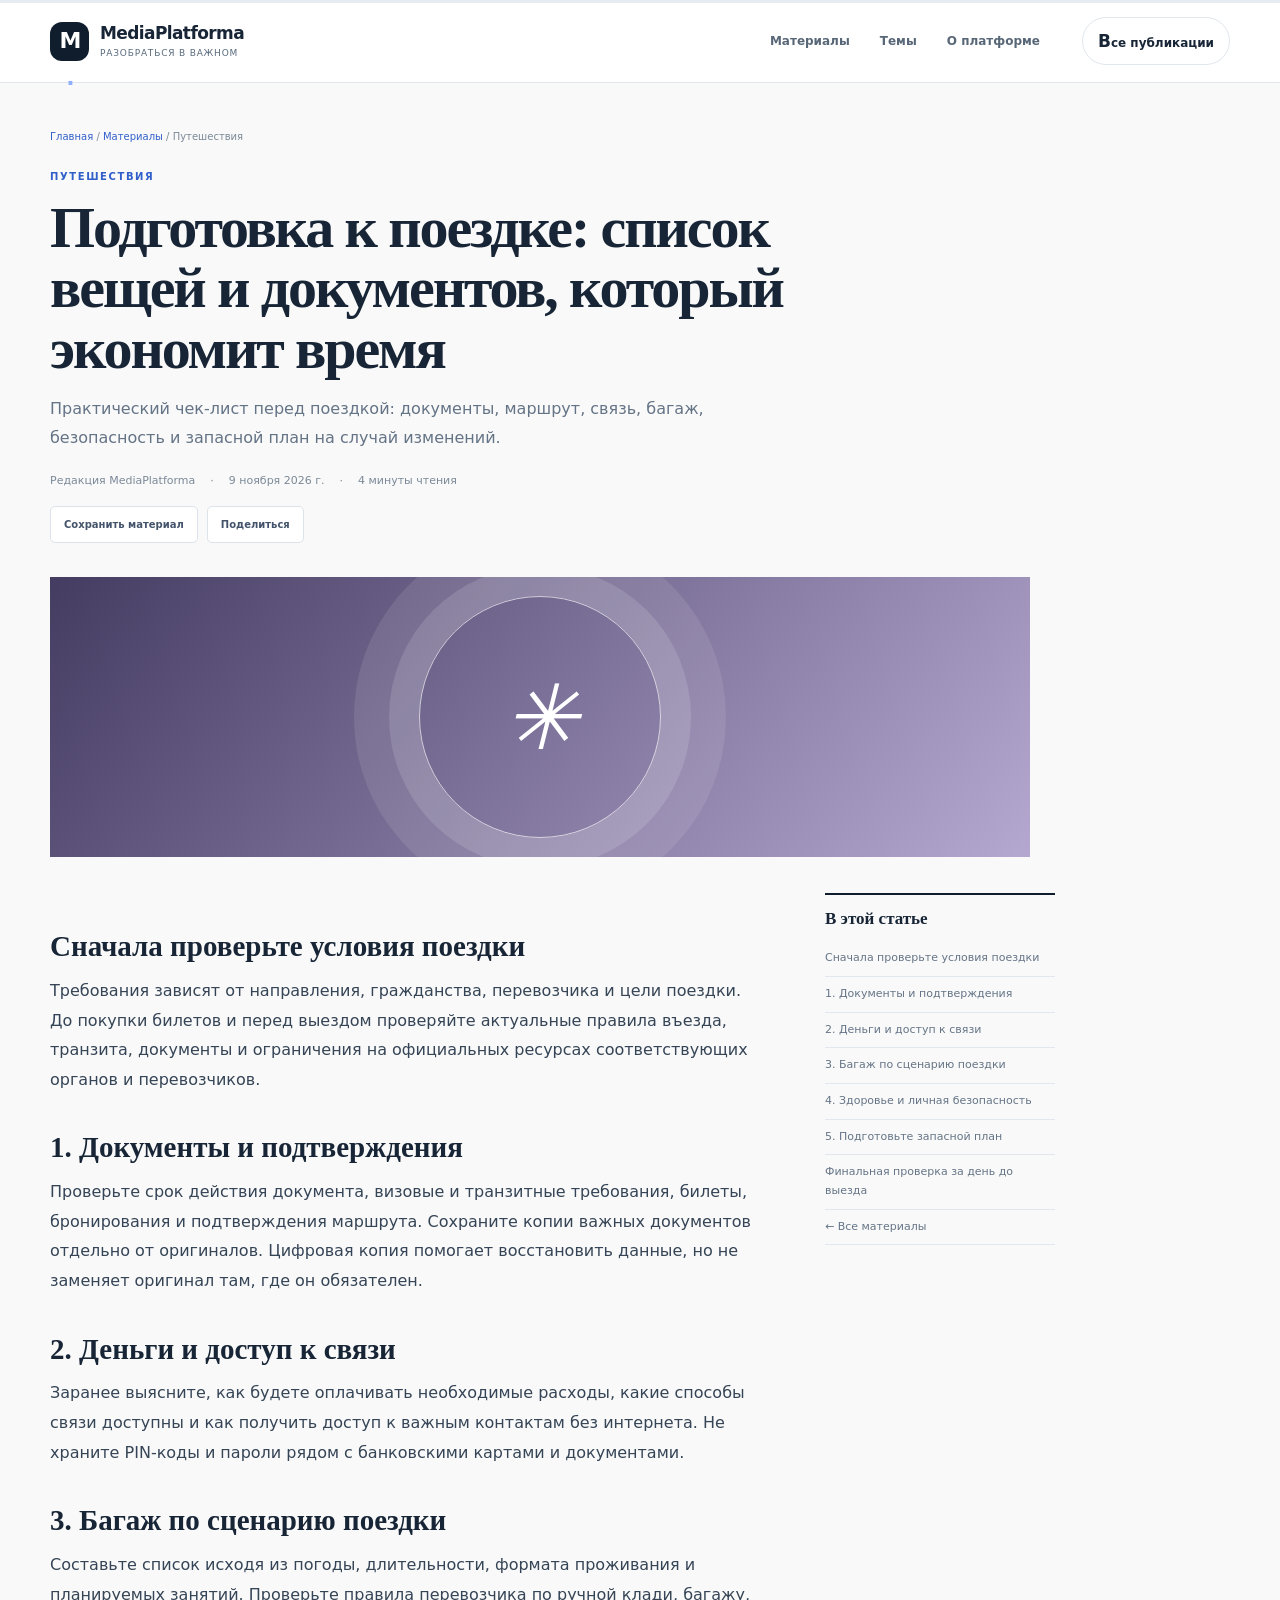
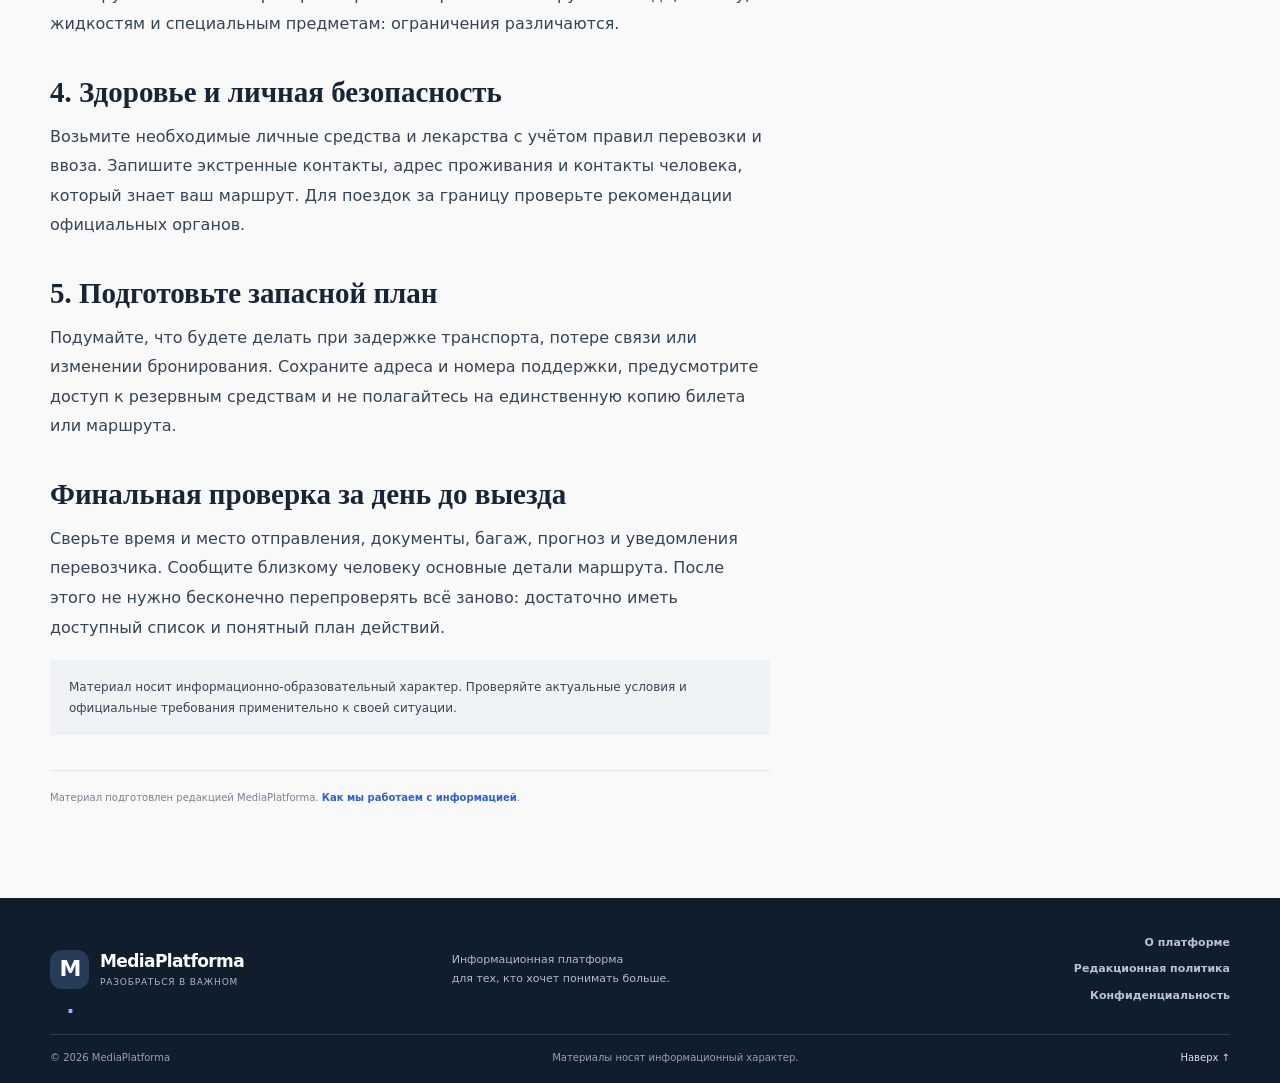
<file: site/articles/travel-checklist.html>
<!doctype html>
<html lang="ru"><head><meta charset="utf-8"><meta http-equiv="Content-Security-Policy" content="default-src 'self'; base-uri 'self'; object-src 'none'; form-action 'self'; script-src 'self'; style-src 'self'; img-src 'self' data:; font-src 'self'; connect-src 'self'; upgrade-insecure-requests"><meta name="referrer" content="strict-origin-when-cross-origin"><meta name="viewport" content="width=device-width,initial-scale=1"><meta name="theme-color" content="#101d2d"><meta name="description" content="Практический чек-лист перед поездкой: документы, маршрут, связь, багаж, безопасность и запасной план на случай изменений."><meta name="robots" content="index,follow,max-image-preview:large"><link rel="canonical" href="https://news4me.ru/articles/travel-checklist.html"><link rel="icon" href="../assets/favicon.svg" type="image/svg+xml"><link rel="stylesheet" href="../assets/css/site.css"><meta property="og:type" content="article"><meta property="og:locale" content="ru_RU"><meta property="og:site_name" content="MediaPlatforma"><meta property="og:title" content="Подготовка к поездке: список вещей и документов, который экономит время"><meta property="og:description" content="Практический чек-лист перед поездкой: документы, маршрут, связь, багаж, безопасность и запасной план на случай изменений."><meta property="og:url" content="https://news4me.ru/articles/travel-checklist.html"><meta property="article:published_time" content="2026-11-09T09:00:00+03:00"><title>Подготовка к поездке: список вещей и документов, который экономит время — MediaPlatforma</title><script type="application/ld+json">{"@context":"https://schema.org","@type":"Article","headline":"Подготовка к поездке: список вещей и документов, который экономит время","description":"Практический чек-лист перед поездкой: документы, маршрут, связь, багаж, безопасность и запасной план на случай изменений.","datePublished":"2026-11-09","dateModified":"2026-11-09","inLanguage":"ru","author":{"@type":"Organization","name":"Редакция MediaPlatforma"},"publisher":{"@type":"Organization","name":"MediaPlatforma"},"mainEntityOfPage":"https://news4me.ru/articles/travel-checklist.html"}</script></head>
<body><a class="skip-link" href="#article">Перейти к статье</a><header class="site-header"><div class="container header-inner"><a class="brand" href="../"><span class="brand-symbol">M<span>.</span></span><span class="brand-copy"><strong>MediaPlatforma</strong><small>Разобраться в важном</small></span></a><nav class="main-nav" id="primaryNav" aria-label="Основная навигация"><a href="../#latest">Материалы</a><a href="../#topics">Темы</a><a href="../about.html">О платформе</a></nav><a class="search-toggle" href="../#latest">Все публикации</a><button class="menu-toggle" id="menuToggle" type="button" aria-controls="primaryNav" aria-expanded="false" aria-label="Открыть меню">☰</button></div></header>
<main id="article" class="container article-shell"><div class="breadcrumbs"><a href="../">Главная</a> / <a href="../#latest">Материалы</a> / Путешествия</div><header class="article-hero"><div class="eyebrow">ПУТЕШЕСТВИЯ</div><h1>Подготовка к поездке: список вещей и документов, который экономит время</h1><p class="dek">Практический чек-лист перед поездкой: документы, маршрут, связь, багаж, безопасность и запасной план на случай изменений.</p><div class="article-meta"><span>Редакция MediaPlatforma</span><span>·</span><time datetime="2026-11-09">9 ноября 2026 г.</time><span>·</span><span>4 минуты чтения</span></div></header><div class="article-cover cover-violet"><span>✳</span></div><div class="article-layout"><article class="article-body"><h2 id="section-1">Сначала проверьте условия поездки</h2><p>Требования зависят от направления, гражданства, перевозчика и цели поездки. До покупки билетов и перед выездом проверяйте актуальные правила въезда, транзита, документы и ограничения на официальных ресурсах соответствующих органов и перевозчиков.</p><h2 id="section-2">1. Документы и подтверждения</h2><p>Проверьте срок действия документа, визовые и транзитные требования, билеты, бронирования и подтверждения маршрута. Сохраните копии важных документов отдельно от оригиналов. Цифровая копия помогает восстановить данные, но не заменяет оригинал там, где он обязателен.</p><h2 id="section-3">2. Деньги и доступ к связи</h2><p>Заранее выясните, как будете оплачивать необходимые расходы, какие способы связи доступны и как получить доступ к важным контактам без интернета. Не храните PIN-коды и пароли рядом с банковскими картами и документами.</p><h2 id="section-4">3. Багаж по сценарию поездки</h2><p>Составьте список исходя из погоды, длительности, формата проживания и планируемых занятий. Проверьте правила перевозчика по ручной клади, багажу, жидкостям и специальным предметам: ограничения различаются.</p><h2 id="section-5">4. Здоровье и личная безопасность</h2><p>Возьмите необходимые личные средства и лекарства с учётом правил перевозки и ввоза. Запишите экстренные контакты, адрес проживания и контакты человека, который знает ваш маршрут. Для поездок за границу проверьте рекомендации официальных органов.</p><h2 id="section-6">5. Подготовьте запасной план</h2><p>Подумайте, что будете делать при задержке транспорта, потере связи или изменении бронирования. Сохраните адреса и номера поддержки, предусмотрите доступ к резервным средствам и не полагайтесь на единственную копию билета или маршрута.</p><h2 id="section-7">Финальная проверка за день до выезда</h2><p>Сверьте время и место отправления, документы, багаж, прогноз и уведомления перевозчика. Сообщите близкому человеку основные детали маршрута. После этого не нужно бесконечно перепроверять всё заново: достаточно иметь доступный список и понятный план действий.</p><div class="note">Материал носит информационно-образовательный характер. Проверяйте актуальные условия и официальные требования применительно к своей ситуации.</div><div class="article-end">Материал подготовлен редакцией MediaPlatforma. <a href="../editorial-policy.html">Как мы работаем с информацией</a>.</div></article><aside class="article-aside"><h3>В этой статье</h3><a href="#section-1">Сначала проверьте условия поездки</a><a href="#section-2">1. Документы и подтверждения</a><a href="#section-3">2. Деньги и доступ к связи</a><a href="#section-4">3. Багаж по сценарию поездки</a><a href="#section-5">4. Здоровье и личная безопасность</a><a href="#section-6">5. Подготовьте запасной план</a><a href="#section-7">Финальная проверка за день до выезда</a><a href="../#latest">← Все материалы</a></aside></div></main>
<footer class="site-footer"><div class="container footer-top"><a class="brand brand-footer" href="../"><span class="brand-symbol">M<span>.</span></span><span class="brand-copy"><strong>MediaPlatforma</strong><small>Разобраться в важном</small></span></a><p>Информационная платформа<br>для тех, кто хочет понимать больше.</p><nav><a href="../about.html">О платформе</a><a href="../editorial-policy.html">Редакционная политика</a><a href="../privacy.html">Конфиденциальность</a></nav></div><div class="container footer-bottom"><span>© 2026 MediaPlatforma</span><span>Материалы носят информационный характер.</span><a href="#article">Наверх ↑</a></div></footer><script src="../assets/js/site.js" defer></script></body></html>
</file>
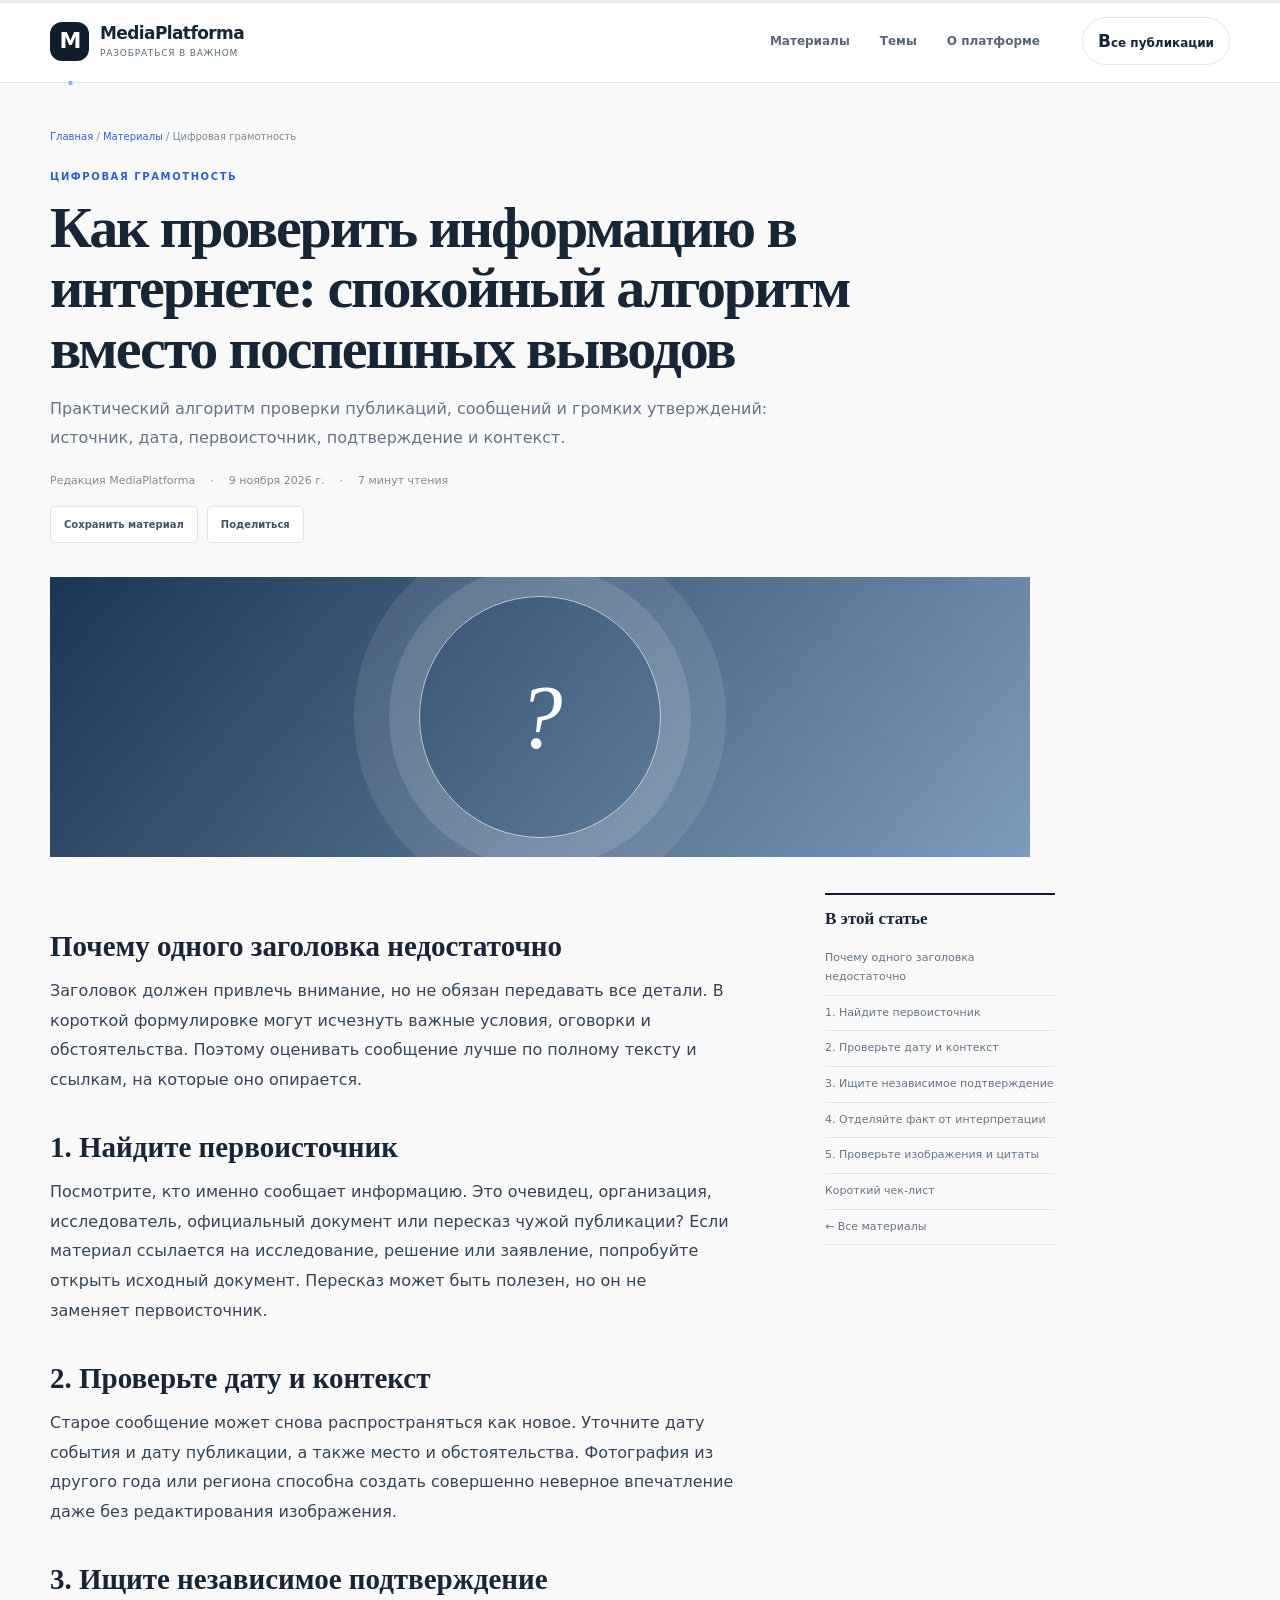
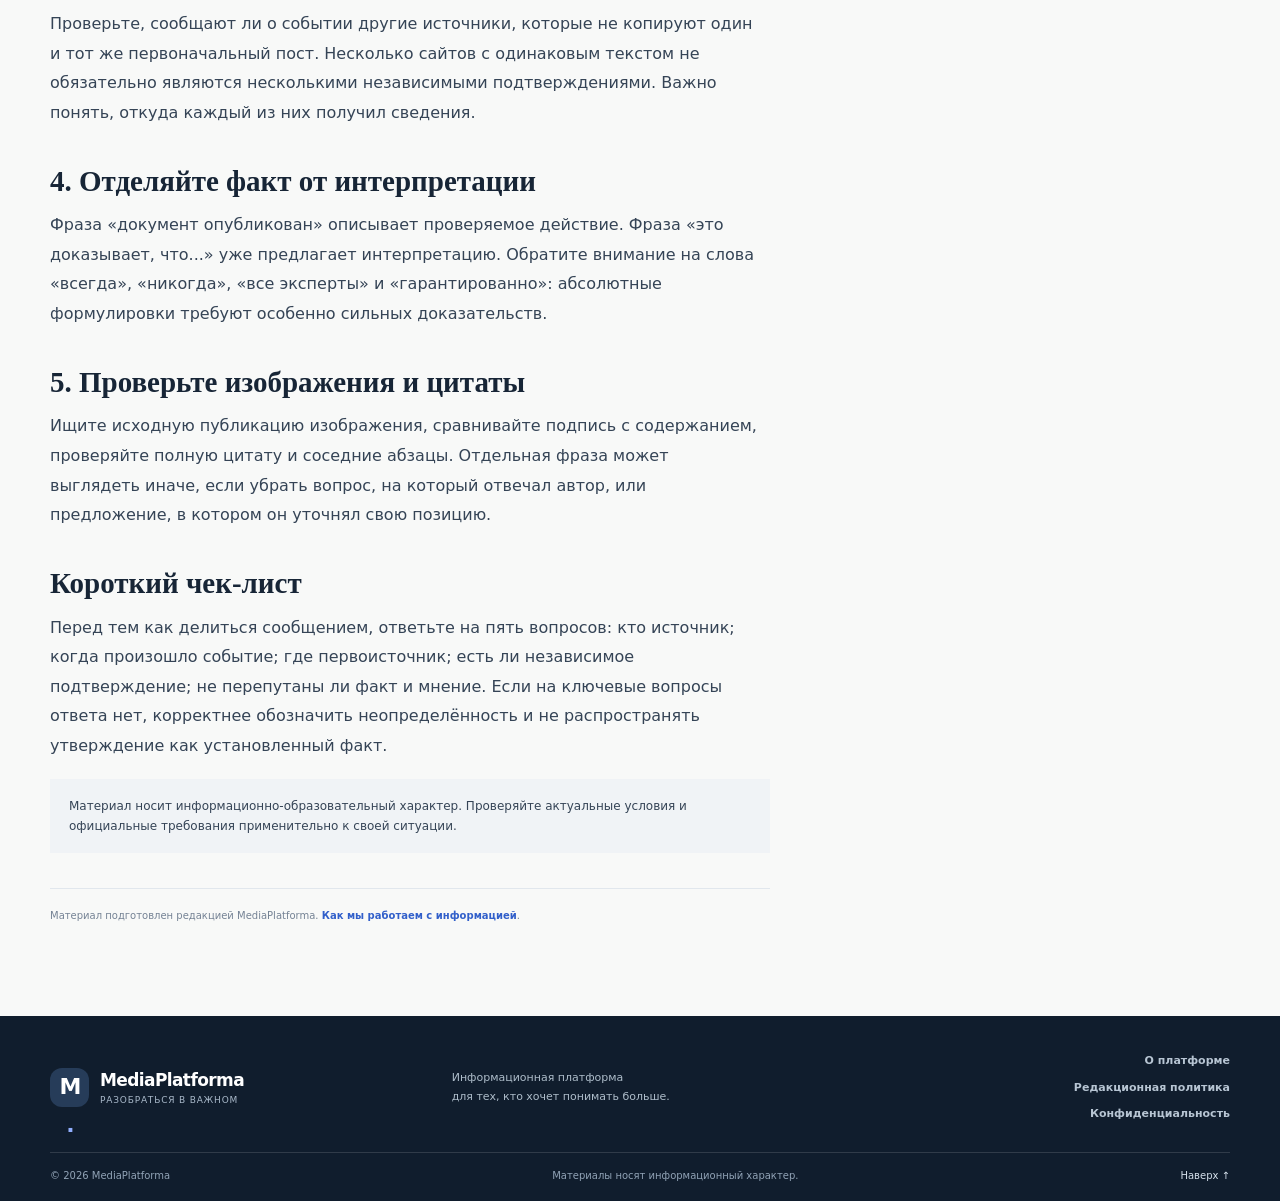
<file: site/articles/verify-information.html>
<!doctype html>
<html lang="ru"><head><meta charset="utf-8"><meta http-equiv="Content-Security-Policy" content="default-src 'self'; base-uri 'self'; object-src 'none'; form-action 'self'; script-src 'self'; style-src 'self'; img-src 'self' data:; font-src 'self'; connect-src 'self'; upgrade-insecure-requests"><meta name="referrer" content="strict-origin-when-cross-origin"><meta name="viewport" content="width=device-width,initial-scale=1"><meta name="theme-color" content="#101d2d"><meta name="description" content="Практический алгоритм проверки публикаций, сообщений и громких утверждений: источник, дата, первоисточник, подтверждение и контекст."><meta name="robots" content="index,follow,max-image-preview:large"><link rel="canonical" href="https://news4me.ru/articles/verify-information.html"><link rel="icon" href="../assets/favicon.svg" type="image/svg+xml"><link rel="stylesheet" href="../assets/css/site.css"><meta property="og:type" content="article"><meta property="og:locale" content="ru_RU"><meta property="og:site_name" content="MediaPlatforma"><meta property="og:title" content="Как проверить информацию в интернете: спокойный алгоритм вместо поспешных выводов"><meta property="og:description" content="Практический алгоритм проверки публикаций, сообщений и громких утверждений: источник, дата, первоисточник, подтверждение и контекст."><meta property="og:url" content="https://news4me.ru/articles/verify-information.html"><meta property="article:published_time" content="2026-11-09T09:00:00+03:00"><title>Как проверить информацию в интернете: спокойный алгоритм вместо поспешных выводов — MediaPlatforma</title><script type="application/ld+json">{"@context":"https://schema.org","@type":"Article","headline":"Как проверить информацию в интернете: спокойный алгоритм вместо поспешных выводов","description":"Практический алгоритм проверки публикаций, сообщений и громких утверждений: источник, дата, первоисточник, подтверждение и контекст.","datePublished":"2026-11-09","dateModified":"2026-11-09","inLanguage":"ru","author":{"@type":"Organization","name":"Редакция MediaPlatforma"},"publisher":{"@type":"Organization","name":"MediaPlatforma"},"mainEntityOfPage":"https://news4me.ru/articles/verify-information.html"}</script></head>
<body><a class="skip-link" href="#article">Перейти к статье</a><header class="site-header"><div class="container header-inner"><a class="brand" href="../"><span class="brand-symbol">M<span>.</span></span><span class="brand-copy"><strong>MediaPlatforma</strong><small>Разобраться в важном</small></span></a><nav class="main-nav" id="primaryNav" aria-label="Основная навигация"><a href="../#latest">Материалы</a><a href="../#topics">Темы</a><a href="../about.html">О платформе</a></nav><a class="search-toggle" href="../#latest">Все публикации</a><button class="menu-toggle" id="menuToggle" type="button" aria-controls="primaryNav" aria-expanded="false" aria-label="Открыть меню">☰</button></div></header>
<main id="article" class="container article-shell"><div class="breadcrumbs"><a href="../">Главная</a> / <a href="../#latest">Материалы</a> / Цифровая грамотность</div><header class="article-hero"><div class="eyebrow">ЦИФРОВАЯ ГРАМОТНОСТЬ</div><h1>Как проверить информацию в интернете: спокойный алгоритм вместо поспешных выводов</h1><p class="dek">Практический алгоритм проверки публикаций, сообщений и громких утверждений: источник, дата, первоисточник, подтверждение и контекст.</p><div class="article-meta"><span>Редакция MediaPlatforma</span><span>·</span><time datetime="2026-11-09">9 ноября 2026 г.</time><span>·</span><span>7 минут чтения</span></div></header><div class="article-cover cover-blue"><span>?</span></div><div class="article-layout"><article class="article-body"><h2 id="section-1">Почему одного заголовка недостаточно</h2><p>Заголовок должен привлечь внимание, но не обязан передавать все детали. В короткой формулировке могут исчезнуть важные условия, оговорки и обстоятельства. Поэтому оценивать сообщение лучше по полному тексту и ссылкам, на которые оно опирается.</p><h2 id="section-2">1. Найдите первоисточник</h2><p>Посмотрите, кто именно сообщает информацию. Это очевидец, организация, исследователь, официальный документ или пересказ чужой публикации? Если материал ссылается на исследование, решение или заявление, попробуйте открыть исходный документ. Пересказ может быть полезен, но он не заменяет первоисточник.</p><h2 id="section-3">2. Проверьте дату и контекст</h2><p>Старое сообщение может снова распространяться как новое. Уточните дату события и дату публикации, а также место и обстоятельства. Фотография из другого года или региона способна создать совершенно неверное впечатление даже без редактирования изображения.</p><h2 id="section-4">3. Ищите независимое подтверждение</h2><p>Проверьте, сообщают ли о событии другие источники, которые не копируют один и тот же первоначальный пост. Несколько сайтов с одинаковым текстом не обязательно являются несколькими независимыми подтверждениями. Важно понять, откуда каждый из них получил сведения.</p><h2 id="section-5">4. Отделяйте факт от интерпретации</h2><p>Фраза «документ опубликован» описывает проверяемое действие. Фраза «это доказывает, что...» уже предлагает интерпретацию. Обратите внимание на слова «всегда», «никогда», «все эксперты» и «гарантированно»: абсолютные формулировки требуют особенно сильных доказательств.</p><h2 id="section-6">5. Проверьте изображения и цитаты</h2><p>Ищите исходную публикацию изображения, сравнивайте подпись с содержанием, проверяйте полную цитату и соседние абзацы. Отдельная фраза может выглядеть иначе, если убрать вопрос, на который отвечал автор, или предложение, в котором он уточнял свою позицию.</p><h2 id="section-7">Короткий чек-лист</h2><p>Перед тем как делиться сообщением, ответьте на пять вопросов: кто источник; когда произошло событие; где первоисточник; есть ли независимое подтверждение; не перепутаны ли факт и мнение. Если на ключевые вопросы ответа нет, корректнее обозначить неопределённость и не распространять утверждение как установленный факт.</p><div class="note">Материал носит информационно-образовательный характер. Проверяйте актуальные условия и официальные требования применительно к своей ситуации.</div><div class="article-end">Материал подготовлен редакцией MediaPlatforma. <a href="../editorial-policy.html">Как мы работаем с информацией</a>.</div></article><aside class="article-aside"><h3>В этой статье</h3><a href="#section-1">Почему одного заголовка недостаточно</a><a href="#section-2">1. Найдите первоисточник</a><a href="#section-3">2. Проверьте дату и контекст</a><a href="#section-4">3. Ищите независимое подтверждение</a><a href="#section-5">4. Отделяйте факт от интерпретации</a><a href="#section-6">5. Проверьте изображения и цитаты</a><a href="#section-7">Короткий чек-лист</a><a href="../#latest">← Все материалы</a></aside></div></main>
<footer class="site-footer"><div class="container footer-top"><a class="brand brand-footer" href="../"><span class="brand-symbol">M<span>.</span></span><span class="brand-copy"><strong>MediaPlatforma</strong><small>Разобраться в важном</small></span></a><p>Информационная платформа<br>для тех, кто хочет понимать больше.</p><nav><a href="../about.html">О платформе</a><a href="../editorial-policy.html">Редакционная политика</a><a href="../privacy.html">Конфиденциальность</a></nav></div><div class="container footer-bottom"><span>© 2026 MediaPlatforma</span><span>Материалы носят информационный характер.</span><a href="#article">Наверх ↑</a></div></footer><script src="../assets/js/site.js" defer></script></body></html>
</file>
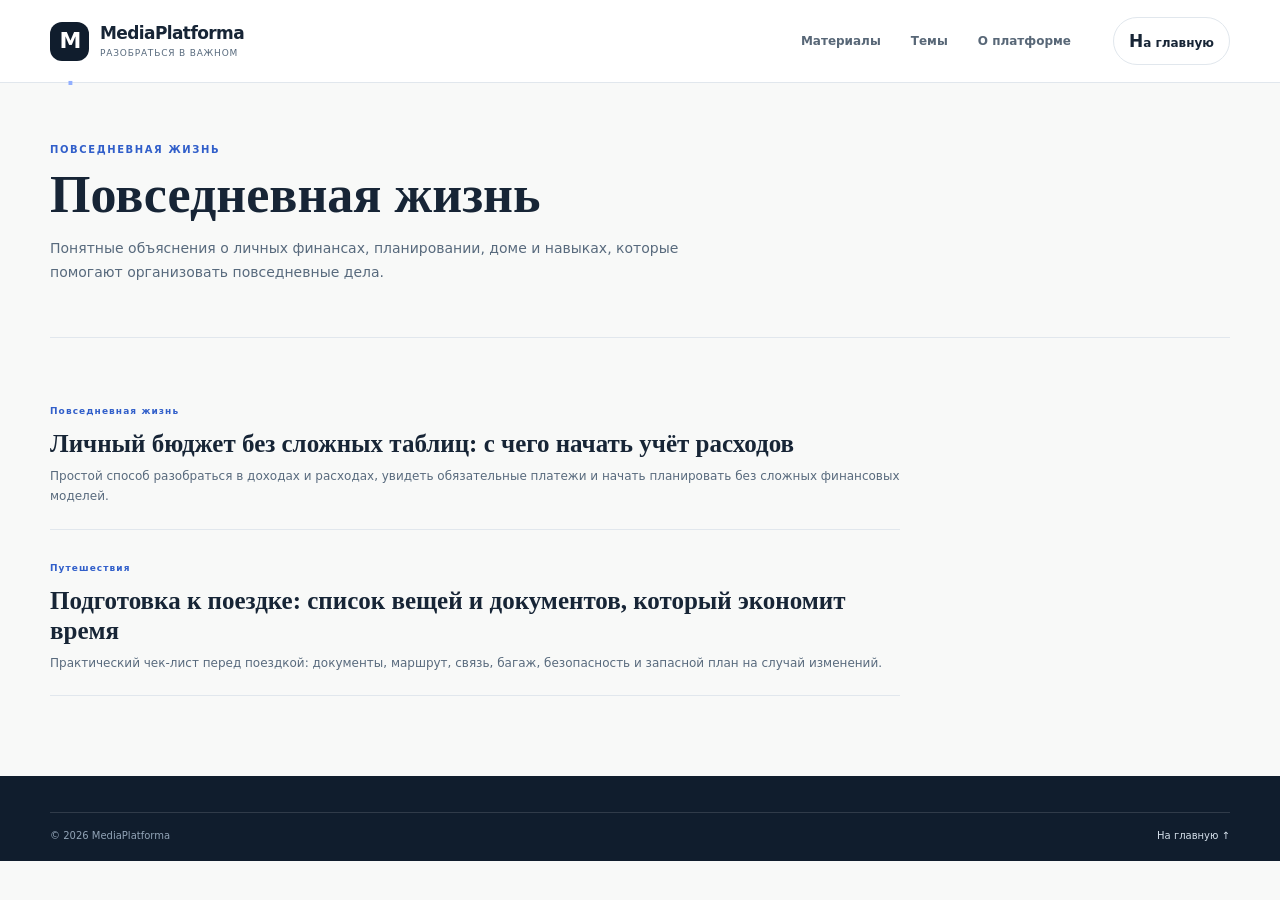
<file: site/topics/everyday-life.html>
<!doctype html><html lang="ru"><head><meta charset="utf-8"><meta http-equiv="Content-Security-Policy" content="default-src 'self'; base-uri 'self'; object-src 'none'; form-action 'self'; script-src 'self'; style-src 'self'; img-src 'self' data:; font-src 'self'; connect-src 'self'; upgrade-insecure-requests"><meta name="referrer" content="strict-origin-when-cross-origin"><meta name="viewport" content="width=device-width,initial-scale=1"><meta name="description" content="Понятные объяснения о личных финансах, планировании, доме и навыках, которые помогают организовать повседневные дела."><meta name="robots" content="index,follow"><link rel="canonical" href="https://news4me.ru/topics/everyday-life.html"><link rel="icon" href="../assets/favicon.svg" type="image/svg+xml"><link rel="stylesheet" href="../assets/css/site.css"><title>Повседневная жизнь — MediaPlatforma</title><script type="application/ld+json">{"@context":"https://schema.org","@type":"CollectionPage","name":"Повседневная жизнь","description":"Понятные объяснения о личных финансах, планировании, доме и навыках, которые помогают организовать повседневные дела.","inLanguage":"ru","url":"https://news4me.ru/topics/everyday-life.html"}</script><meta property="og:type" content="website"><meta property="og:locale" content="ru_RU"><meta property="og:site_name" content="MediaPlatforma"><meta property="og:title" content="Повседневная жизнь — MediaPlatforma"><meta property="og:description" content="Понятные объяснения о личных финансах, планировании, доме и навыках, которые помогают организовать повседневные дела."><meta property="og:url" content="https://news4me.ru/topics/everyday-life.html"></head><body><header class="site-header"><div class="container header-inner"><a class="brand" href="../"><span class="brand-symbol">M<span>.</span></span><span class="brand-copy"><strong>MediaPlatforma</strong><small>Разобраться в важном</small></span></a><nav class="main-nav" id="primaryNav" aria-label="Основная навигация"><a href="../#latest">Материалы</a><a href="../#topics">Темы</a><a href="../about.html">О платформе</a></nav><a class="search-toggle" href="../">На главную</a><button class="menu-toggle" id="menuToggle" type="button" aria-controls="primaryNav" aria-expanded="false" aria-label="Открыть меню">☰</button></div></header><main class="container"><section class="topic-hero"><div class="eyebrow">ПОВСЕДНЕВНАЯ ЖИЗНЬ</div><h1>Повседневная жизнь</h1><p>Понятные объяснения о личных финансах, планировании, доме и навыках, которые помогают организовать повседневные дела.</p></section><section class="topic-list"><article><small>Повседневная жизнь</small><h2><a href="../articles/household-budget.html">Личный бюджет без сложных таблиц: с чего начать учёт расходов</a></h2><p>Простой способ разобраться в доходах и расходах, увидеть обязательные платежи и начать планировать без сложных финансовых моделей.</p></article><article><small>Путешествия</small><h2><a href="../articles/travel-checklist.html">Подготовка к поездке: список вещей и документов, который экономит время</a></h2><p>Практический чек-лист перед поездкой: документы, маршрут, связь, багаж, безопасность и запасной план на случай изменений.</p></article></section></main><footer class="site-footer"><div class="container footer-bottom"><span>© 2026 MediaPlatforma</span><a href="../">На главную ↑</a></div></footer><script src="../assets/js/site.js" defer></script></body></html>
</file>
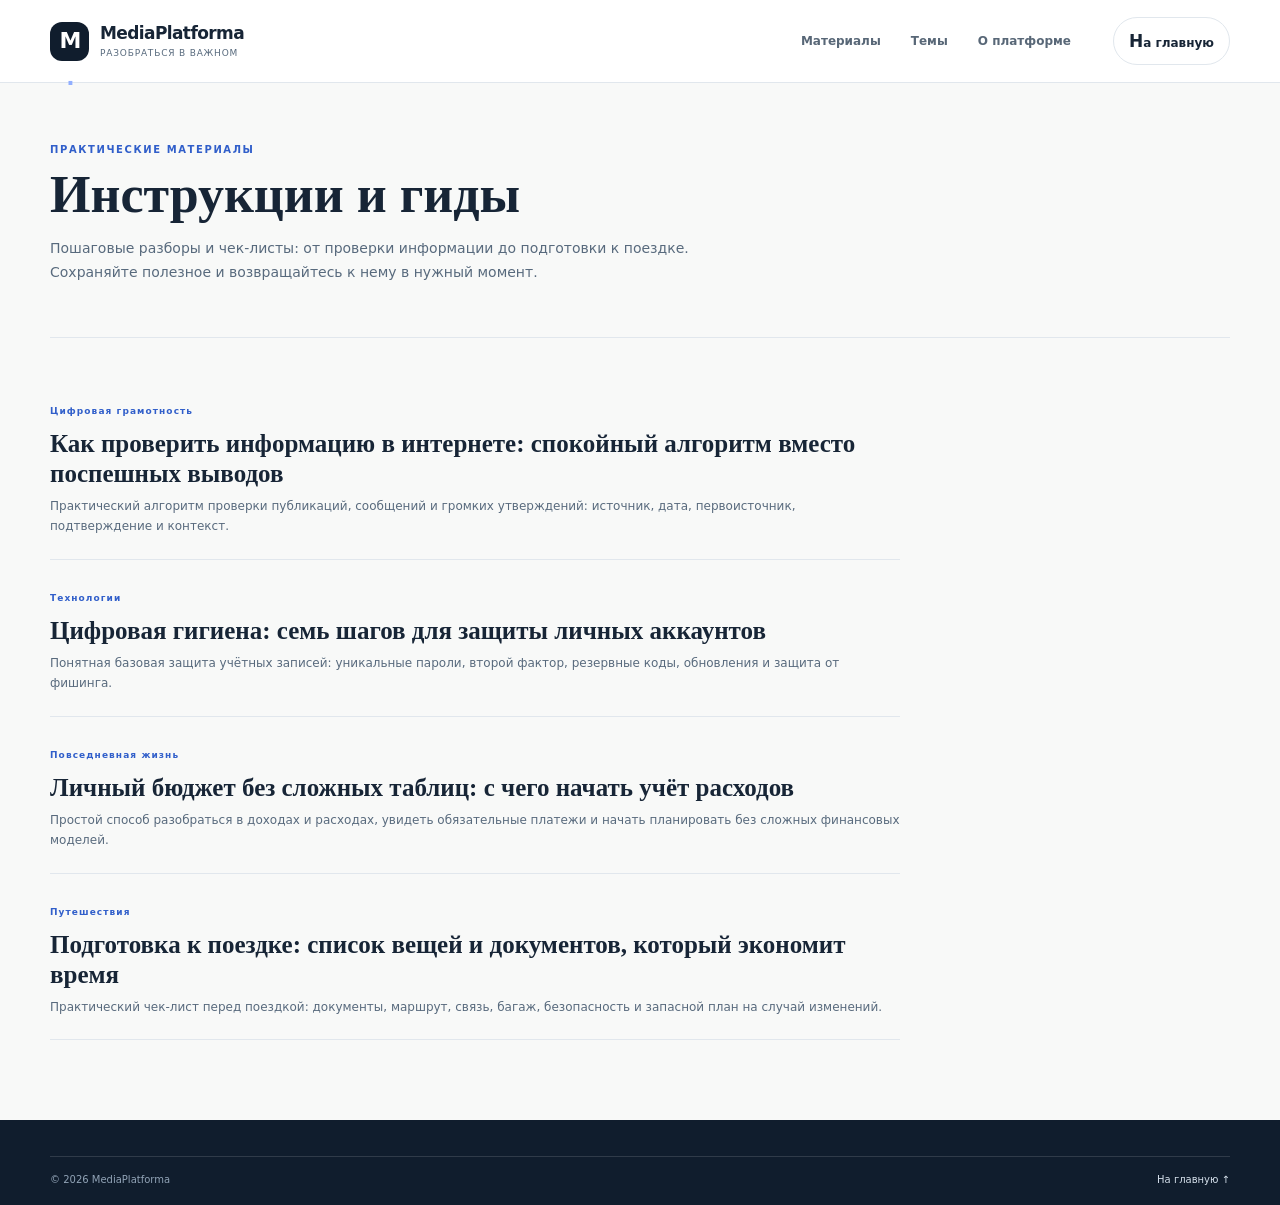
<file: site/topics/guides.html>
<!doctype html><html lang="ru"><head><meta charset="utf-8"><meta http-equiv="Content-Security-Policy" content="default-src 'self'; base-uri 'self'; object-src 'none'; form-action 'self'; script-src 'self'; style-src 'self'; img-src 'self' data:; font-src 'self'; connect-src 'self'; upgrade-insecure-requests"><meta name="referrer" content="strict-origin-when-cross-origin"><meta name="viewport" content="width=device-width,initial-scale=1"><meta name="description" content="Пошаговые разборы и чек-листы: от проверки информации до подготовки к поездке. Сохраняйте полезное и возвращайтесь к нему в нужный момент."><meta name="robots" content="index,follow"><link rel="canonical" href="https://news4me.ru/topics/guides.html"><link rel="icon" href="../assets/favicon.svg" type="image/svg+xml"><link rel="stylesheet" href="../assets/css/site.css"><title>Инструкции и гиды — MediaPlatforma</title><script type="application/ld+json">{"@context":"https://schema.org","@type":"CollectionPage","name":"Инструкции и гиды","description":"Пошаговые разборы и чек-листы: от проверки информации до подготовки к поездке. Сохраняйте полезное и возвращайтесь к нему в нужный момент.","inLanguage":"ru","url":"https://news4me.ru/topics/guides.html"}</script><meta property="og:type" content="website"><meta property="og:locale" content="ru_RU"><meta property="og:site_name" content="MediaPlatforma"><meta property="og:title" content="Инструкции и гиды — MediaPlatforma"><meta property="og:description" content="Пошаговые разборы и чек-листы: от проверки информации до подготовки к поездке. Сохраняйте полезное и возвращайтесь к нему в нужный момент."><meta property="og:url" content="https://news4me.ru/topics/guides.html"></head><body><header class="site-header"><div class="container header-inner"><a class="brand" href="../"><span class="brand-symbol">M<span>.</span></span><span class="brand-copy"><strong>MediaPlatforma</strong><small>Разобраться в важном</small></span></a><nav class="main-nav" id="primaryNav" aria-label="Основная навигация"><a href="../#latest">Материалы</a><a href="../#topics">Темы</a><a href="../about.html">О платформе</a></nav><a class="search-toggle" href="../">На главную</a><button class="menu-toggle" id="menuToggle" type="button" aria-controls="primaryNav" aria-expanded="false" aria-label="Открыть меню">☰</button></div></header><main class="container"><section class="topic-hero"><div class="eyebrow">ПРАКТИЧЕСКИЕ МАТЕРИАЛЫ</div><h1>Инструкции и гиды</h1><p>Пошаговые разборы и чек-листы: от проверки информации до подготовки к поездке. Сохраняйте полезное и возвращайтесь к нему в нужный момент.</p></section><section class="topic-list"><article><small>Цифровая грамотность</small><h2><a href="../articles/verify-information.html">Как проверить информацию в интернете: спокойный алгоритм вместо поспешных выводов</a></h2><p>Практический алгоритм проверки публикаций, сообщений и громких утверждений: источник, дата, первоисточник, подтверждение и контекст.</p></article><article><small>Технологии</small><h2><a href="../articles/protect-accounts.html">Цифровая гигиена: семь шагов для защиты личных аккаунтов</a></h2><p>Понятная базовая защита учётных записей: уникальные пароли, второй фактор, резервные коды, обновления и защита от фишинга.</p></article><article><small>Повседневная жизнь</small><h2><a href="../articles/household-budget.html">Личный бюджет без сложных таблиц: с чего начать учёт расходов</a></h2><p>Простой способ разобраться в доходах и расходах, увидеть обязательные платежи и начать планировать без сложных финансовых моделей.</p></article><article><small>Путешествия</small><h2><a href="../articles/travel-checklist.html">Подготовка к поездке: список вещей и документов, который экономит время</a></h2><p>Практический чек-лист перед поездкой: документы, маршрут, связь, багаж, безопасность и запасной план на случай изменений.</p></article></section></main><footer class="site-footer"><div class="container footer-bottom"><span>© 2026 MediaPlatforma</span><a href="../">На главную ↑</a></div></footer><script src="../assets/js/site.js" defer></script></body></html>
</file>
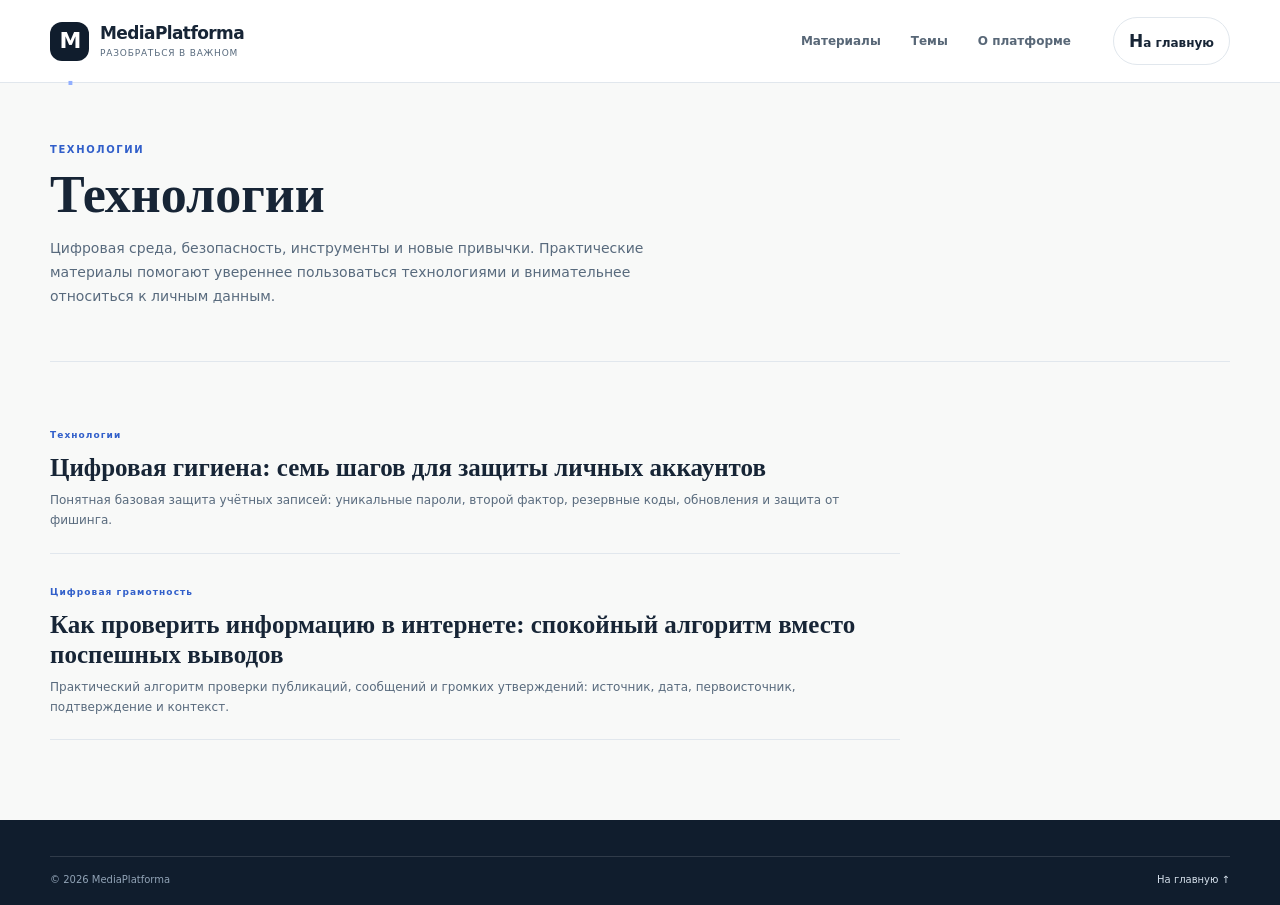
<file: site/topics/technology.html>
<!doctype html><html lang="ru"><head><meta charset="utf-8"><meta http-equiv="Content-Security-Policy" content="default-src 'self'; base-uri 'self'; object-src 'none'; form-action 'self'; script-src 'self'; style-src 'self'; img-src 'self' data:; font-src 'self'; connect-src 'self'; upgrade-insecure-requests"><meta name="referrer" content="strict-origin-when-cross-origin"><meta name="viewport" content="width=device-width,initial-scale=1"><meta name="description" content="Цифровая среда, безопасность, инструменты и новые привычки. Практические материалы помогают увереннее пользоваться технологиями и внимательнее относиться к личным данным."><meta name="robots" content="index,follow"><link rel="canonical" href="https://news4me.ru/topics/technology.html"><link rel="icon" href="../assets/favicon.svg" type="image/svg+xml"><link rel="stylesheet" href="../assets/css/site.css"><title>Технологии — MediaPlatforma</title><script type="application/ld+json">{"@context":"https://schema.org","@type":"CollectionPage","name":"Технологии","description":"Цифровая среда, безопасность, инструменты и новые привычки. Практические материалы помогают увереннее пользоваться технологиями и внимательнее относиться к личным данным.","inLanguage":"ru","url":"https://news4me.ru/topics/technology.html"}</script><meta property="og:type" content="website"><meta property="og:locale" content="ru_RU"><meta property="og:site_name" content="MediaPlatforma"><meta property="og:title" content="Технологии — MediaPlatforma"><meta property="og:description" content="Цифровая среда, безопасность, инструменты и новые привычки. Практические материалы помогают увереннее пользоваться технологиями и внимательнее относиться к личным данным."><meta property="og:url" content="https://news4me.ru/topics/technology.html"></head><body><header class="site-header"><div class="container header-inner"><a class="brand" href="../"><span class="brand-symbol">M<span>.</span></span><span class="brand-copy"><strong>MediaPlatforma</strong><small>Разобраться в важном</small></span></a><nav class="main-nav" id="primaryNav" aria-label="Основная навигация"><a href="../#latest">Материалы</a><a href="../#topics">Темы</a><a href="../about.html">О платформе</a></nav><a class="search-toggle" href="../">На главную</a><button class="menu-toggle" id="menuToggle" type="button" aria-controls="primaryNav" aria-expanded="false" aria-label="Открыть меню">☰</button></div></header><main class="container"><section class="topic-hero"><div class="eyebrow">ТЕХНОЛОГИИ</div><h1>Технологии</h1><p>Цифровая среда, безопасность, инструменты и новые привычки. Практические материалы помогают увереннее пользоваться технологиями и внимательнее относиться к личным данным.</p></section><section class="topic-list"><article><small>Технологии</small><h2><a href="../articles/protect-accounts.html">Цифровая гигиена: семь шагов для защиты личных аккаунтов</a></h2><p>Понятная базовая защита учётных записей: уникальные пароли, второй фактор, резервные коды, обновления и защита от фишинга.</p></article><article><small>Цифровая грамотность</small><h2><a href="../articles/verify-information.html">Как проверить информацию в интернете: спокойный алгоритм вместо поспешных выводов</a></h2><p>Практический алгоритм проверки публикаций, сообщений и громких утверждений: источник, дата, первоисточник, подтверждение и контекст.</p></article></section></main><footer class="site-footer"><div class="container footer-bottom"><span>© 2026 MediaPlatforma</span><a href="../">На главную ↑</a></div></footer><script src="../assets/js/site.js" defer></script></body></html>
</file>
<file: site/assets/css/site.css>
:root{--ink:#172536;--navy:#101d2d;--muted:#657487;--line:#e5e9ed;--paper:#f7f8f6;--white:#fff;--blue:#315fca;--serif:Georgia,'Times New Roman',serif;--sans:Inter,ui-sans-serif,system-ui,-apple-system,BlinkMacSystemFont,'Segoe UI',Arial,sans-serif;--max:1180px}*{box-sizing:border-box}html{scroll-behavior:smooth;scroll-padding-top:90px}body{margin:0;background:var(--paper);color:var(--ink);font:15px/1.65 var(--sans);-webkit-font-smoothing:antialiased}a{color:inherit;text-decoration:none}button,input{font:inherit}button,a{-webkit-tap-highlight-color:transparent}a:focus-visible,button:focus-visible,input:focus-visible{outline:3px solid #9db6f3;outline-offset:3px}.container{width:min(var(--max),calc(100% - 48px));margin-inline:auto}.skip-link{position:absolute;left:-9999px;top:10px;background:white;padding:10px;z-index:100}.skip-link:focus{left:10px}.topline{background:var(--navy);color:#aebdca;font-size:9px;letter-spacing:.16em}.topline-inner{height:34px;display:flex;align-items:center;justify-content:space-between}.topline-inner span:last-child{letter-spacing:.04em}.site-header{background:#fff;border-bottom:1px solid var(--line);position:sticky;top:0;z-index:20}.header-inner{height:82px;display:flex;align-items:center;gap:42px}.brand{display:inline-flex;align-items:center;gap:11px;flex-shrink:0}.brand-symbol{width:39px;height:39px;border-radius:12px;background:var(--navy);color:white;display:grid;place-items:center;font-weight:800;font-size:22px;letter-spacing:-2px}.brand-symbol span{color:#91afff}.brand-copy{display:grid;line-height:1.2}.brand-copy strong{font-size:17px;letter-spacing:-.6px}.brand-copy small{font-size:9px;color:var(--muted);letter-spacing:.09em;text-transform:uppercase;margin-top:5px}.main-nav{display:flex;align-items:center;gap:30px;margin-left:auto}.main-nav a,.footer-top nav a{font-size:11px;color:#586777;font-weight:700;transition:color .2s}.main-nav a:hover,.footer-top nav a:hover{color:var(--blue)}.search-toggle{border:1px solid var(--line);border-radius:99px;background:white;padding:9px 15px;color:var(--ink);font-size:12px;font-weight:700}.search-toggle:first-letter{font-size:17px}.menu-toggle{display:none;border:0;background:none;font-size:23px;min-width:44px;min-height:44px;cursor:pointer}.hero{min-height:490px;display:grid;grid-template-columns:1.1fr .9fr;align-items:center;gap:40px;padding-block:62px 68px}.eyebrow{font-size:9px;line-height:1.4;font-weight:800;letter-spacing:.16em;color:var(--blue)}.eyebrow-dot{display:inline-block;width:7px;height:7px;border-radius:50%;background:#7195eb;margin-right:8px}.hero h1,.article-hero h1{font:700 clamp(43px,5.3vw,69px)/1.04 var(--serif);letter-spacing:-2.1px;margin:21px 0 18px}.hero h1 em,.editorial h2 em{color:var(--blue);font-weight:400}.hero-lead{max-width:520px;color:#657487;font-size:15px;line-height:1.8;margin:0}.hero-actions{display:flex;align-items:center;gap:26px;margin-top:29px}.button{display:inline-flex;align-items:center;gap:24px;padding:13px 18px;border-radius:5px;font-size:11px;font-weight:800}.button-primary{background:var(--navy);color:white}.button-primary:hover{background:var(--blue)}.button-primary span{font-size:16px}.text-link{font-size:11px;font-weight:800;color:var(--ink)}.text-link span{color:var(--blue);margin-left:8px}.hero-note{display:flex;align-items:center;gap:10px;margin-top:42px;color:#84909d;font-size:10px;letter-spacing:.04em}.note-line{width:32px;height:1px;background:#aab6c1}.hero-art{height:355px;position:relative;display:grid;place-items:center;overflow:hidden}.hero-art:before{content:'';position:absolute;width:270px;height:270px;border-radius:50%;background:linear-gradient(145deg,#e3eaf7,#f0f1ed);filter:blur(1px)}.art-orbit{position:absolute;border:1px solid #b7c4d5;border-radius:50%;transform:rotate(-25deg)}.orbit-one{width:370px;height:180px}.orbit-two{width:300px;height:320px;transform:rotate(40deg);border-color:#d0d8e2}.art-core{width:145px;height:145px;border-radius:50%;background:var(--navy);color:white;display:flex;flex-direction:column;align-items:center;justify-content:center;box-shadow:0 18px 45px #17253625;z-index:2}.art-core>span{font:700 42px var(--serif);letter-spacing:-3px}.art-core small{text-align:center;color:#b5c5df;font-size:7px;letter-spacing:.19em;line-height:1.5;margin-top:4px}.art-label{position:absolute;z-index:3;background:white;border:1px solid var(--line);padding:8px 12px;border-radius:3px;font-size:8px;letter-spacing:.16em;font-weight:800;box-shadow:0 6px 20px #18283a0b}.label-top{top:40px;right:19%}.label-side{right:3%;top:49%}.label-bottom{bottom:39px;left:17%}.ticker{background:#edf1f5;border-block:1px solid #e2e7ec}.ticker-inner{min-height:55px;display:flex;align-items:center;gap:22px;overflow:auto;white-space:nowrap}.ticker-label{font-size:8px;letter-spacing:.15em;color:var(--blue);font-weight:800}.ticker a{font-size:10px;font-weight:700;color:#5b6b7b}.ticker>div>span:not(.ticker-label){color:#a7b5c5;font-size:10px}.section{padding-block:78px 84px}.section-heading{display:flex;align-items:end;justify-content:space-between;gap:25px;margin-bottom:29px}.section-heading h2,.topics-section h2{font:700 36px/1.1 var(--serif);letter-spacing:-.7px;margin:9px 0 0}.section-heading>p{font-size:11px;line-height:1.7;color:var(--muted);margin:0 0 3px}.featured-grid{display:grid;grid-template-columns:repeat(2,minmax(0,1fr));gap:18px}.feature-card{background:#fff;border:1px solid var(--line);display:grid;grid-template-columns:.86fr 1.14fr;min-height:245px;transition:transform .2s,border-color .2s;overflow:hidden}.feature-card:hover{transform:translateY(-3px);border-color:#b9c8e4}.feature-main{grid-column:span 2;grid-template-columns:1.05fr .95fr;min-height:300px}.feature-visual{position:relative;overflow:hidden;min-height:100%;display:flex;flex-direction:column;justify-content:space-between;padding:17px}.visual-blue{background:linear-gradient(140deg,#dbe6f5,#a9bfdc)}.visual-green{background:linear-gradient(140deg,#dce9e1,#9dbca9)}.visual-sand{background:linear-gradient(140deg,#eee5d4,#c7ad83)}.visual-violet{background:linear-gradient(140deg,#e8e3f0,#b2a6ca)}.visual-kicker,.visual-index{font-size:8px;letter-spacing:.13em;font-weight:800;color:#263d59;position:relative;z-index:2}.visual-index{align-self:flex-end;font-size:7px;opacity:.7}.visual-shapes{position:absolute;inset:0;display:grid;place-items:center}.visual-shapes i{width:145px;height:145px;border:1px solid #fff9;border-radius:50%;box-shadow:0 0 0 22px #ffffff22,0 0 0 45px #ffffff15}.visual-shapes b{position:absolute;width:76px;height:76px;border-radius:50%;background:#315fca;opacity:.9}.visual-shapes span{position:absolute;font:400 60px var(--serif);color:white;z-index:1}.visual-lock{position:absolute;inset:0;display:grid;place-items:center}.visual-lock span{width:100px;height:100px;border:1px solid #fff;border-radius:30px;display:grid;place-items:center;font-size:58px;color:#315d4d;transform:rotate(-9deg)}.visual-lock i{position:absolute;width:41px;height:32px;border:3px solid #315d4d;border-radius:22px 22px 0 0;transform:translateY(-38px)}.visual-chart{position:absolute;bottom:30px;left:18%;right:18%;height:110px;display:flex;align-items:end;gap:10px;border-bottom:1px solid #fff}.visual-chart i{display:block;flex:1;background:#fff9;border-radius:3px 3px 0 0}.visual-chart i:nth-child(1){height:35%}.visual-chart i:nth-child(2){height:55%}.visual-chart i:nth-child(3){height:42%}.visual-chart i:nth-child(4){height:78%}.visual-chart i:nth-child(5){height:95%}.visual-compass{position:absolute;inset:0;display:grid;place-items:center;font:italic 115px var(--serif);color:#fff9}.visual-compass span{position:absolute;font-size:53px;color:#71658e}.card-content{padding:22px 21px;display:flex;flex-direction:column;align-items:flex-start}.card-meta{display:flex;gap:8px;font-size:8px;letter-spacing:.1em;color:#738195;font-weight:800}.card-meta span:first-child{color:var(--blue)}.card-content h3{font:700 20px/1.2 var(--serif);letter-spacing:-.2px;margin:13px 0 9px}.feature-main .card-content h3{font-size:27px;max-width:500px}.card-content p{font-size:10px;line-height:1.7;color:var(--muted);margin:0 0 15px}.read-more{font-size:9px;font-weight:800;margin-top:auto;padding-top:8px}.read-more b{color:var(--blue);margin-left:7px}.topics-section{background:#edf1f5;padding-block:72px 78px}.topic-grid{display:grid;grid-template-columns:repeat(3,1fr);gap:14px;margin-top:30px}.topic-card{background:#fff;border:1px solid #e1e6eb;min-height:220px;padding:23px;position:relative;transition:transform .2s,border-color .2s}.topic-card:hover{transform:translateY(-3px);border-color:#a9bbdf}.topic-number{position:absolute;right:20px;top:20px;color:#a1adba;font-size:9px;letter-spacing:.12em}.topic-icon{display:grid;place-items:center;width:42px;height:42px;border-radius:50%;background:#edf2fb;color:var(--blue);font-size:20px}.topic-card h3{font:700 21px var(--serif);margin:22px 0 6px}.topic-card p{font-size:10px;line-height:1.7;color:var(--muted);max-width:260px;margin:0}.topic-arrow{position:absolute;right:22px;bottom:20px;color:var(--blue);font-size:17px}.editorial{padding-block:92px;display:grid;grid-template-columns:100px 1fr 230px;gap:25px;align-items:center}.editorial-mark{font:150px/.8 var(--serif);color:#d7e1f1;align-self:start}.editorial h2{font:700 42px/1.08 var(--serif);letter-spacing:-.8px;margin:13px 0}.editorial-copy>p{font-size:12px;line-height:1.85;color:var(--muted);max-width:570px;margin:0 0 18px}.editorial-points{border-left:1px solid var(--line);padding-left:24px;display:grid;gap:17px}.editorial-points>div{display:flex;align-items:center;gap:15px}.editorial-points b{font:italic 20px var(--serif);color:var(--blue)}.editorial-points span{font-size:10px;line-height:1.45;color:#68788a}.site-footer{background:var(--navy);color:white;padding-block:36px 17px}.footer-top{display:grid;grid-template-columns:1fr 1fr 1fr;align-items:center;gap:25px;padding-bottom:28px}.brand-footer .brand-symbol{background:#263c59}.brand-footer .brand-copy small{color:#a9b9ca}.footer-top>p{font-size:10px;line-height:1.7;color:#aebdca;margin:0}.footer-top nav{display:flex;flex-direction:column;gap:8px;align-items:flex-end}.footer-top nav a{color:#b7c5d3;font-size:10px}.footer-bottom{border-top:1px solid #ffffff22;padding-top:14px;display:flex;justify-content:space-between;gap:15px;color:#91a3b6;font-size:9px}.footer-bottom a{color:#d5e0eb}.search-panel{position:fixed;inset:0;background:#0c1725b8;z-index:60;display:none;align-items:flex-start;justify-content:center;padding:12vh 20px 20px}.search-panel.open{display:flex}.search-dialog{background:white;width:min(620px,100%);padding:27px;box-shadow:0 25px 90px #0004}.search-dialog-head{display:flex;justify-content:space-between;align-items:center}.search-dialog h2{font:700 28px var(--serif);margin:7px 0 17px}.icon-button{border:0;background:#eff2f5;width:34px;height:34px;border-radius:50%;font-size:22px}.search-field{display:flex;align-items:center;gap:10px;border:1px solid #dbe1e8;padding:12px 14px}.search-field span{font-size:21px;color:var(--blue)}.search-field input{border:0;outline:0;flex:1;min-width:0;font-size:13px}.search-results{padding-top:12px;max-height:48vh;overflow:auto}.search-hint{font-size:11px;color:var(--muted)}.search-result{display:block;padding:12px 2px;border-bottom:1px solid var(--line)}.search-result small{display:block;font-size:8px;color:var(--blue);font-weight:800;letter-spacing:.12em}.search-result strong{display:block;font:700 17px var(--serif);margin-top:4px}.search-result span{display:block;color:var(--muted);font-size:10px;margin-top:3px}
.article-shell{padding-block:45px 90px}.breadcrumbs{font-size:10px;color:#7b8998;margin-bottom:25px}.breadcrumbs a{color:var(--blue)}.article-hero{max-width:850px;margin-bottom:34px}.article-hero h1{font-size:clamp(38px,5vw,58px);margin:14px 0}.article-hero .dek{font-size:16px;line-height:1.8;color:#647386;max-width:760px}.article-meta{display:flex;gap:15px;flex-wrap:wrap;color:#7b8998;font-size:10px;margin-top:19px}.article-cover{height:280px;max-width:980px;margin-bottom:36px;position:relative;overflow:hidden;display:grid;place-items:center}.article-cover:before{content:'';position:absolute;width:240px;height:240px;border:1px solid #ffffffaa;border-radius:50%;box-shadow:0 0 0 30px #ffffff20,0 0 0 65px #ffffff18}.article-cover span{position:relative;color:white;font:italic 90px var(--serif)}.cover-blue{background:linear-gradient(130deg,#1b3554,#7d9bbd)}.cover-green{background:linear-gradient(130deg,#274d42,#a4c0a8)}.cover-sand{background:linear-gradient(130deg,#66563e,#d7c39b)}.cover-violet{background:linear-gradient(130deg,#453c62,#b5a8d0)}.article-layout{display:grid;grid-template-columns:minmax(0,720px) 230px;gap:55px;align-items:start}.article-body{font-size:15px;line-height:1.9;color:#354456}.article-body h2{font:700 29px/1.2 var(--serif);color:var(--ink);margin:36px 0 12px}.article-body h3{font:700 20px var(--serif);color:var(--ink);margin:25px 0 8px}.article-body p{margin:0 0 18px}.article-body ul,.article-body ol{padding-left:23px;margin:0 0 20px}.article-body li{padding-left:5px;margin:7px 0}.article-body blockquote{margin:24px 0;padding:15px 20px;border-left:3px solid var(--blue);background:#edf2f8;color:#43546a}.article-body .note{background:#f0f3f6;padding:17px 19px;font-size:12px;line-height:1.7}.article-aside{position:sticky;top:115px;border-top:2px solid var(--navy);padding-top:14px}.article-aside h3{font:700 17px var(--serif);margin:0 0 12px}.article-aside a{display:block;font-size:10px;color:#657487;padding:8px 0;border-bottom:1px solid var(--line)}.article-aside a:hover{color:var(--blue)}.article-end{border-top:1px solid var(--line);padding-top:18px;margin-top:35px;font-size:10px;color:#748294}.article-end a{color:var(--blue);font-weight:800}.topic-hero{padding:60px 0 38px;border-bottom:1px solid var(--line)}.topic-hero h1{font:700 52px/1.08 var(--serif);margin:10px 0}.topic-hero p{max-width:650px;color:var(--muted);font-size:14px}.topic-list{padding-block:35px 80px;max-width:850px}.topic-list article{padding:22px 0;border-bottom:1px solid var(--line)}.topic-list article small{color:var(--blue);font-size:9px;font-weight:800;letter-spacing:.12em}.topic-list h2{font:700 25px/1.2 var(--serif);margin:7px 0}.topic-list p{font-size:11px;color:var(--muted);margin:0}.plain-page{max-width:780px;padding-block:55px 90px}.plain-page h1{font:700 48px/1.1 var(--serif);overflow-wrap:anywhere}.plain-page h2{font:700 25px var(--serif);margin-top:32px}.plain-page p,.plain-page li{font-size:13px;line-height:1.9;color:#506174}.plain-page a{color:var(--blue)}
@media(max-width:850px){.header-inner{gap:20px}.main-nav{gap:17px}.hero{grid-template-columns:1fr .8fr;gap:10px}.hero h1{font-size:51px}.hero-art{transform:scale(.9)}.feature-card,.feature-main{grid-template-columns:1fr}.feature-visual{min-height:150px}.feature-main .feature-visual{min-height:200px}.editorial{grid-template-columns:65px 1fr}.editorial-mark{font-size:110px}.editorial-points{grid-column:2;border-left:0;border-top:1px solid var(--line);padding:20px 0 0;grid-template-columns:repeat(3,1fr)}.article-layout{grid-template-columns:1fr;gap:20px}.article-aside{position:static;grid-row:1;display:flex;flex-wrap:wrap;gap:0 18px;border:1px solid var(--line);padding:12px}.article-aside h3{width:100%}.article-aside a{border:0}.article-cover{height:220px}}
@media(max-width:620px){.container{width:calc(100% - 32px)}.topline-inner{height:29px;font-size:7px}.topline-inner span:last-child{display:none}.header-inner{height:70px;gap:10px}.brand-symbol{width:34px;height:34px}.brand-copy strong{font-size:15px}.brand-copy small{font-size:8px}.main-nav{display:none;position:absolute;left:0;right:0;top:70px;z-index:21;background:white;border-bottom:1px solid var(--line);box-shadow:0 12px 24px #17253612;padding:14px 20px;flex-direction:column;align-items:flex-start;gap:14px;max-height:calc(100vh - 70px);overflow:auto}.main-nav.open{display:flex}.search-toggle{margin-left:auto;padding:8px 10px}.search-toggle span{display:none}.menu-toggle{display:block;margin-left:auto;min-width:44px;min-height:44px;cursor:pointer}.header-inner>.search-toggle:not(#searchOpen){display:none}.hero{grid-template-columns:1fr;padding-block:52px 38px;gap:0}.hero h1{font-size:44px;letter-spacing:-1.6px}.hero-lead{font-size:13px}.hero-art{height:260px;transform:none;margin-top:12px}.hero-art:before{width:200px;height:200px}.art-core{width:115px;height:115px}.art-core>span{font-size:34px}.orbit-one{width:290px;height:145px}.orbit-two{width:240px;height:260px}.label-top{top:15px}.label-bottom{bottom:12px}.ticker-inner{min-height:48px;gap:13px}.ticker a{font-size:9px}.section{padding-block:55px}.section-heading{display:block}.section-heading h2,.topics-section h2{font-size:30px}.section-heading>p{margin-top:10px}.featured-grid{grid-template-columns:1fr;gap:13px}.feature-card,.feature-main{grid-column:auto;grid-template-columns:112px 1fr;min-height:210px}.feature-visual,.feature-main .feature-visual{min-height:100%}.feature-main .card-content h3{font-size:19px}.card-content{padding:15px 13px}.card-content h3{font-size:17px;margin:8px 0}.card-content p{font-size:9px}.visual-kicker{font-size:7px}.visual-index{font-size:6px}.visual-shapes i{width:90px;height:90px}.visual-shapes b{width:48px;height:48px}.visual-shapes span{font-size:40px}.visual-lock span{width:70px;height:70px;font-size:42px}.visual-lock i{width:30px;height:23px;transform:translateY(-27px)}.visual-chart{height:80px;gap:5px}.visual-compass{font-size:75px}.visual-compass span{font-size:35px}.topics-section{padding-block:54px}.topic-grid{grid-template-columns:1fr;gap:9px}.topic-card{min-height:160px;padding:18px}.topic-card h3{margin-top:14px}.editorial{padding-block:58px;grid-template-columns:40px 1fr;gap:12px}.editorial-mark{font-size:76px}.editorial h2{font-size:34px}.editorial-copy>p{font-size:11px}.editorial-points{gap:8px}.editorial-points>div{gap:6px;align-items:flex-start}.editorial-points b{font-size:15px}.editorial-points span{font-size:8px}.footer-top{grid-template-columns:1fr 1fr;gap:18px}.footer-top nav{grid-column:span 2;align-items:flex-start;flex-direction:row;flex-wrap:wrap;gap:12px}.footer-bottom{flex-wrap:wrap;font-size:8px}.article-shell{padding-block:28px 55px}.breadcrumbs{font-size:9px}.article-hero h1{font-size:38px;letter-spacing:-1px}.article-hero .dek{font-size:13px}.article-cover{height:165px}.article-cover span{font-size:65px}.article-body{font-size:13px}.article-body h2{font-size:25px}.article-aside{gap:0 12px}.topic-hero{padding-top:40px}.topic-hero h1{font-size:42px}.plain-page{padding-block:40px 60px}.plain-page h1{font-size:38px}.search-panel{padding:8vh 12px 12px}.search-dialog{padding:19px}.search-dialog h2{font-size:24px}}
@media(prefers-reduced-motion:reduce){*,*::before,*::after{scroll-behavior:auto!important;transition:none!important;animation:none!important}}
/* Interaction and reading experience */
[hidden]{display:none!important}
button{cursor:pointer}
.search-toggle{cursor:pointer;white-space:nowrap}
.search-toggle:hover,.search-toggle:focus-visible{border-color:#9eb2d5;color:var(--blue)}
.search-panel{backdrop-filter:blur(7px)}
.search-dialog{border:1px solid #e7ebf0;border-radius:10px;max-height:78vh;overflow:auto}
.search-dialog-head{gap:20px}
.search-dialog h2{line-height:1.15}
.search-field{border-radius:6px;background:#fbfcfd}
.search-field:focus-within{border-color:#8ba7dc;box-shadow:0 0 0 3px #315fca18}
.search-field input{background:transparent;min-height:26px}
.search-count{font-size:10px;color:#738195;font-weight:700;margin:4px 0 7px}
.search-result{border-radius:5px;padding:13px 10px;transition:background .16s}
.search-result:hover{background:#f4f7fb}
.search-result strong{line-height:1.3}
.article-filters{display:flex;gap:8px;flex-wrap:wrap;margin:0 0 20px}
.filter-chip{border:1px solid #dce3eb;background:#fff;color:#526174;border-radius:99px;padding:8px 13px;font-size:10px;font-weight:750;transition:background .16s,border-color .16s,color .16s}
.filter-chip:hover{border-color:#9db2d5;color:var(--blue)}
.filter-chip[aria-pressed="true"]{background:var(--navy);border-color:var(--navy);color:#fff}
.saved-section{margin-top:48px;padding-top:27px;border-top:1px solid var(--line)}
.saved-heading{display:flex;justify-content:space-between;align-items:end;gap:20px;margin-bottom:14px}
.saved-heading h3{font:700 25px/1.2 var(--serif);margin:7px 0 0}
.saved-caption{font-size:9px;color:#788698}
.saved-empty{margin:0;padding:17px 18px;background:#eef2f6;border:1px dashed #cbd5e0;border-radius:7px;color:#68788a;font-size:11px}
.saved-grid{display:grid;grid-template-columns:repeat(2,minmax(0,1fr));gap:12px}
.saved-card{display:flex;flex-direction:column;gap:6px;background:#fff;border:1px solid var(--line);border-radius:7px;padding:16px;transition:border-color .16s,transform .16s}
.saved-card:hover{border-color:#9db2d5;transform:translateY(-2px)}
.saved-card small{font-size:9px;color:var(--blue);font-weight:800;letter-spacing:.08em}
.saved-card strong{font:700 17px/1.25 var(--serif)}
.saved-card span{font-size:9px;color:var(--muted);margin-top:auto}
.article-tools{display:flex;align-items:center;gap:9px;flex-wrap:wrap;margin-top:16px}
.article-tool{border:1px solid #dce3eb;background:#fff;border-radius:5px;padding:9px 13px;color:#42536a;font-size:10px;font-weight:750;transition:border-color .16s,background .16s}
.article-tool:hover{border-color:#9db2d5;background:#f7f9fc}
.bookmark-button[aria-pressed="true"]{border-color:#a9bbdf;background:#edf2fb;color:#234b9e}
.article-tool-status{font-size:10px;color:#63758a;min-height:1em}
.reading-progress{position:fixed;inset:0 0 auto;width:100%;height:3px;z-index:100;border:0;background:#e7ecf2;appearance:none}
.reading-progress::-webkit-progress-bar{background:#e7ecf2}
.reading-progress::-webkit-progress-value{background:#315fca}
.reading-progress::-moz-progress-bar{background:#315fca}
.article-aside a[aria-current="location"]{color:var(--blue);font-weight:800;border-left:2px solid var(--blue);padding-left:9px}
.article-body{max-width:100%;text-wrap:pretty}
.article-body p{max-width:72ch}
.article-body h2{scroll-margin-top:110px}
.feature-card:focus-visible,.topic-card:focus-visible,.saved-card:focus-visible{outline:3px solid #9db6f3;outline-offset:3px}
@media(max-width:700px){
 .article-filters{gap:6px}
 .filter-chip{padding:8px 11px}
 .saved-heading{align-items:flex-start;flex-direction:column;gap:5px}
 .saved-grid{grid-template-columns:1fr}
 .article-tools{gap:7px}
 .article-tool{min-height:40px}
}
@media(prefers-reduced-motion:reduce){
 .feature-card,.topic-card,.saved-card,.filter-chip,.article-tool,.search-result{transition:none!important}
}

@media(max-width:620px){.menu-toggle{margin-left:0}.search-toggle{margin-left:auto}}

/* Editorial readability and visual hierarchy */
:root{--muted:#586a7d;--line:#e1e7ed;--paper:#f8f9f8}
body{font-size:16px;line-height:1.7}
.topline{font-size:10px}
.main-nav a,.footer-top nav a{font-size:12px}
.eyebrow{font-size:10px}
.button{font-size:12px}
.text-link{font-size:12px}
.section-heading>p{font-size:12px}
.card-meta{font-size:9px}
.card-content p{font-size:12px;line-height:1.65}
.read-more{font-size:10px}
.topic-card p{font-size:12px}
.topic-card h3{font-size:22px}
.footer-top>p,.footer-top nav a{font-size:11px}
.footer-bottom{font-size:10px}
.article-meta{font-size:11px}
.article-body{font-size:16px;line-height:1.85}
.article-body p{max-width:70ch}
.article-aside a{font-size:11px}
.topic-list p{font-size:12px}
.plain-page p,.plain-page li{font-size:15px;line-height:1.85}
.feature-card,.topic-card,.saved-card{border-radius:7px}
.feature-card{box-shadow:0 2px 8px #17253605}
.feature-card:hover,.topic-card:hover,.saved-card:hover{box-shadow:0 12px 28px #1725360d}
.hero-lead{font-size:16px}
@media(max-width:620px){
 body{font-size:15px}
 .topline{font-size:8px}
 .hero-lead{font-size:14px}
 .card-content p{font-size:10.5px}
 .topic-card p{font-size:11px}
 .footer-top>p,.footer-top nav a{font-size:10px}
 .article-body{font-size:14px}
 .plain-page p,.plain-page li{font-size:14px}
 .section-heading>p{font-size:11px}
}

@media(max-width:620px){
 .search-toggle{width:40px;min-width:40px;height:40px;padding:0;display:grid;place-items:center;font-size:0}
 .search-toggle::before{content:'⌕';font-size:21px;line-height:1}
 .search-toggle span{display:none}
}
</file>
<file: site/new-year/scene.css>
:root{color-scheme:dark;--ink:#f5f7ff;--muted:#b8c5d9;--gold:#f6d58b;--blue:#10223d;--panel:#152b49;--line:rgba(222,235,255,.14)}
*{box-sizing:border-box}
html{scroll-behavior:smooth}
body{margin:0;background:#0b1729;color:var(--ink);font-family:Inter,ui-sans-serif,system-ui,-apple-system,"Segoe UI",sans-serif;line-height:1.5}
button,input{font:inherit}
button:focus-visible,a:focus-visible,input:focus-visible,.upload-control:focus-within{outline:3px solid #f6d58b;outline-offset:3px}
.skip-link{position:absolute;left:-9999px;top:8px;background:#fff;color:#111;padding:10px;z-index:20}.skip-link:focus{left:8px}
.topbar{height:72px;padding:0 clamp(18px,5vw,76px);display:flex;align-items:center;justify-content:space-between;border-bottom:1px solid var(--line);background:#0d1c31}
.brand{display:flex;align-items:center;gap:12px;color:var(--ink);text-decoration:none;font-weight:750;letter-spacing:.01em}.brand-mark{font-size:27px;letter-spacing:-.12em;color:#fff}.brand-mark span{color:var(--gold)}.brand small{display:block;color:var(--muted);font-size:10px;font-weight:500;letter-spacing:.12em;text-transform:uppercase}.topbar-tag,.eyebrow{font-size:10px;letter-spacing:.2em;color:var(--gold);font-weight:800}
.studio{width:min(1180px,calc(100% - 36px));margin:0 auto}
.intro{padding:48px 0 28px;max-width:760px}.intro h1{font-family:Georgia,serif;font-weight:500;font-size:clamp(42px,6vw,72px);line-height:1.02;letter-spacing:-.04em;margin:10px 0 14px}.intro p:last-child{color:var(--muted);max-width:660px;margin:0;font-size:15px}
.stage-shell{border:1px solid rgba(246,213,139,.28);border-radius:18px;overflow:hidden;background:#091526;box-shadow:0 25px 80px rgba(0,0,0,.35)}
.stage{position:relative;aspect-ratio:16/9;min-height:300px;overflow:hidden;isolation:isolate;background:radial-gradient(ellipse at 50% 75%,#31557b 0,#162f51 38%,#0b1930 76%,#081326 100%)}
.sky-glow{position:absolute;inset:0;background:radial-gradient(ellipse at 50% 68%,rgba(255,204,126,.2),transparent 38%),linear-gradient(180deg,rgba(8,18,36,.05),rgba(7,15,28,.35));z-index:-1}
.moon{position:absolute;right:15%;top:12%;width:clamp(35px,6vw,76px);aspect-ratio:1;border-radius:50%;background:#fff4d4;box-shadow:0 0 35px 12px rgba(255,229,171,.2);opacity:.8}
.distant-village{position:absolute;bottom:17%;left:0;right:0;height:24%;display:flex;align-items:end;justify-content:space-around;opacity:.72}
.distant-village i{display:block;width:13%;height:75%;background:linear-gradient(135deg,#203b5c,#10233d);clip-path:polygon(50% 0,100% 30%,100% 100%,0 100%,0 30%);position:relative}
.distant-village i:nth-child(2n){height:58%;width:10%}.distant-village i:after{content:"";position:absolute;inset:45% 25% 10%;background:repeating-linear-gradient(180deg,#f8d995 0 5px,transparent 5px 15px);opacity:.75}
.tree{position:absolute;bottom:14%;width:15%;height:55%;z-index:1;filter:drop-shadow(0 0 14px rgba(246,213,139,.16))}
.tree-left{left:5%}.tree-right{right:5%;transform:scale(.82);transform-origin:bottom}
.tree b{position:absolute;left:0;width:100%;height:70%;background:linear-gradient(115deg,#0e563f,#167b58 50%,#0b3b31);clip-path:polygon(50% 0,100% 70%,70% 67%,100% 100%,0 100%,30% 67%,0 70%);bottom:20%}
.tree b:nth-child(2){transform:scale(.76);transform-origin:bottom;bottom:34%}.tree b:nth-child(3){transform:scale(.5);transform-origin:bottom;bottom:49%}.tree span{position:absolute;top:-4%;left:44%;color:var(--gold);font-size:clamp(16px,2.6vw,32px);text-shadow:0 0 16px #ffe9a7}
.garland{position:absolute;left:0;right:0;height:20%;border-top:2px solid rgba(255,226,155,.6);border-radius:50%;filter:drop-shadow(0 0 8px #ffd477);z-index:2;animation:twinkle 2.2s ease-in-out infinite alternate}
.garland-one{top:5%;transform:rotate(4deg) scale(1.1)}.garland-two{top:13%;transform:rotate(-5deg) scale(1.08);animation-delay:.7s}
.garland:after{content:"";position:absolute;left:7%;right:7%;top:-5px;height:10px;background:radial-gradient(circle,#fff1bb 0 3px,transparent 4px) 0 0/9% 10px repeat-x}
.stage-platform{position:absolute;bottom:-14%;left:14%;right:14%;height:34%;border-radius:50%;background:radial-gradient(ellipse,#d6b77c 0,#7b674e 26%,#1c3552 66%,transparent 70%);opacity:.8;z-index:2}
.heroine-wrap{position:absolute;z-index:4;left:50%;bottom:12%;height:75%;width:min(37%,360px);transform:translateX(-50%);display:flex;align-items:end;justify-content:center;animation:hero-breathe 4s ease-in-out infinite;transform-origin:50% 100%}
.heroine-aura{position:absolute;bottom:4%;width:100%;height:95%;border-radius:50%;background:radial-gradient(ellipse,rgba(255,221,158,.27),transparent 68%);filter:blur(10px)}
.heroine-placeholder,.heroine-image{position:relative;z-index:2;max-width:100%;max-height:100%;object-fit:contain;object-position:center bottom;filter:drop-shadow(0 15px 22px rgba(0,0,0,.38))}
.heroine-placeholder{height:94%;width:75%;display:flex;flex-direction:column;align-items:center;justify-content:center;gap:8px;border:1px dashed rgba(255,231,184,.6);border-radius:48% 48% 18px 18px;background:linear-gradient(160deg,rgba(248,225,189,.2),rgba(60,91,124,.42));color:#fff4d9;text-align:center;padding:18px}
.placeholder-star{font-size:40px;color:var(--gold)}.placeholder-person{font-size:76px;line-height:1}.heroine-placeholder strong{font-family:Georgia,serif;font-size:clamp(16px,2vw,23px)}.heroine-placeholder small{font-size:11px;color:#d9e3f1}
.heroine-image{height:100%;width:100%;border-radius:10px;object-fit:contain;object-position:center bottom}
.spotlight{position:absolute;z-index:1;bottom:-10%;left:0;right:0;height:110%;background:linear-gradient(75deg,transparent 15%,rgba(255,228,172,.15),transparent 85%);clip-path:polygon(50% 0,100% 100%,0 100%);animation:spotlight 5s ease-in-out infinite alternate}
.stage-caption{position:absolute;z-index:6;left:5%;bottom:7%;display:flex;flex-direction:column;gap:3px;text-shadow:0 2px 12px #061326;max-width:30%}
.caption-kicker{font-size:9px;letter-spacing:.18em;color:var(--gold);font-weight:800}.stage-caption strong{font-family:Georgia,serif;font-size:clamp(16px,2.5vw,29px);font-weight:500}.stage-caption span:last-child{font-size:clamp(9px,1vw,12px);color:#d8e4f5}
.audio-pulse{position:absolute;z-index:7;right:5%;bottom:8%;height:38px;display:flex;align-items:center;gap:4px;opacity:.45}.audio-pulse i{display:block;width:3px;height:20%;border-radius:5px;background:var(--gold);transition:height .08s}
.stage-vignette{position:absolute;inset:0;z-index:5;pointer-events:none;box-shadow:inset 0 0 100px rgba(0,0,0,.35)}
.snowflake{position:absolute;top:-12px;left:var(--x);width:var(--size);height:var(--size);border-radius:50%;background:#fff;opacity:var(--opacity);filter:drop-shadow(0 0 4px white);animation:fall var(--duration) linear var(--delay) infinite;z-index:3}
.stage[data-scene="verse"] .heroine-wrap{animation-duration:3.2s}.stage[data-scene="chorus"] .heroine-wrap{animation:hero-sway 2s ease-in-out infinite}.stage[data-scene="finale"] .heroine-wrap{animation:hero-finale 2.6s ease-in-out infinite}
.stage[data-scene="chorus"] .sky-glow,.stage[data-scene="finale"] .sky-glow{background:radial-gradient(ellipse at 50% 60%,rgba(255,204,126,.34),transparent 50%),linear-gradient(180deg,rgba(8,18,36,.05),rgba(7,15,28,.3))}
.stage[data-scene="finale"] .moon{box-shadow:0 0 60px 24px rgba(255,229,171,.35)}
.stage-footer{height:42px;padding:0 16px;display:flex;align-items:center;justify-content:space-between;color:#aebed3;font-size:10px;letter-spacing:.12em}.live-dot{display:inline-block;width:7px;height:7px;border-radius:50%;background:#8ee0b2;margin-right:7px;box-shadow:0 0 9px #8ee0b2}
.control-grid{display:grid;grid-template-columns:1fr 1fr 1.15fr;gap:14px;margin:20px 0}
.panel{background:linear-gradient(145deg,#172e4d,#10233d);border:1px solid var(--line);border-radius:14px;padding:20px;min-width:0}
.panel-heading{display:flex;gap:12px;align-items:flex-start;margin-bottom:18px}.panel-number{font-size:11px;color:var(--gold);font-weight:800;letter-spacing:.12em;padding-top:4px}.panel h2,.notes h2{margin:0;font-family:Georgia,serif;font-size:21px;font-weight:500}.panel-heading p{margin:3px 0 0;color:var(--muted);font-size:12px}
.upload-control{display:flex;align-items:center;gap:12px;padding:14px;border:1px dashed rgba(246,213,139,.45);border-radius:10px;cursor:pointer;background:rgba(255,255,255,.025);transition:background .2s,border-color .2s}.upload-control:hover{background:rgba(246,213,139,.08);border-color:var(--gold)}
.upload-icon{width:34px;height:34px;display:grid;place-items:center;border-radius:50%;background:rgba(246,213,139,.13);color:var(--gold);font-size:21px}.upload-control strong,.upload-control small{display:block}.upload-control strong{font-size:12px}.upload-control small{font-size:10px;color:var(--muted);margin-top:3px}.file-status{font-size:11px;color:#b8c5d9;overflow-wrap:anywhere;min-height:17px;margin:9px 0}
.audio-controls{display:flex;gap:8px;margin-top:10px}.button{border:0;border-radius:8px;padding:10px 14px;cursor:pointer;font-weight:750;font-size:11px;transition:transform .15s,opacity .15s}.button:active{transform:translateY(1px)}.button:disabled{opacity:.35;cursor:not-allowed}.button-primary{background:linear-gradient(135deg,#f5d998,#cda95f);color:#17243a}.button-quiet{background:rgba(255,255,255,.08);color:#edf3ff}
.volume-label{display:flex;justify-content:space-between;color:var(--muted);font-size:11px;margin-top:15px}.range{width:100%;accent-color:#e8c77f;margin-top:8px}
.scene-list{display:grid;gap:7px}.scene-button{display:grid;grid-template-columns:25px 1fr;grid-template-rows:auto auto;text-align:left;gap:0 8px;padding:9px 10px;border:1px solid transparent;border-radius:8px;background:rgba(255,255,255,.035);color:#eef3fb;cursor:pointer}.scene-button>span{grid-row:1/3;color:var(--gold);font-size:10px;padding-top:2px}.scene-button b{font-size:11px}.scene-button small{color:var(--muted);font-size:10px}.scene-button:hover,.scene-button.is-active{background:rgba(246,213,139,.1);border-color:rgba(246,213,139,.42)}
.notes{display:flex;gap:17px;padding:22px 24px;margin:20px 0 42px;border:1px solid var(--line);border-radius:14px;background:rgba(255,255,255,.025)}.notes-icon{color:var(--gold);font-size:30px}.notes p{font-size:12px;color:var(--muted);margin:7px 0 0}.notes strong{color:#f4dca9}
.footer{border-top:1px solid var(--line);padding:20px clamp(18px,5vw,76px);display:flex;justify-content:space-between;color:#94a7c0;font-size:11px}.footer a{color:var(--gold);text-decoration:none}
.toast{position:fixed;left:50%;bottom:22px;transform:translate(-50%,20px);opacity:0;pointer-events:none;background:#f5d998;color:#15243a;border-radius:9px;padding:10px 15px;font-size:12px;font-weight:700;transition:.2s;z-index:30}.toast.show{opacity:1;transform:translate(-50%,0)}
@keyframes fall{to{transform:translate3d(30px,110%,0) rotate(180deg)}}@keyframes twinkle{from{opacity:.45}to{opacity:1}}@keyframes hero-breathe{0%,100%{translate:0 0}50%{translate:0 -7px}}@keyframes hero-sway{0%,100%{translate:-50% 0;rotate:-1deg}50%{translate:-50% -10px;rotate:1deg}}@keyframes hero-finale{0%,100%{translate:-50% 0;scale:1}50%{translate:-50% -12px;scale:1.035}}@keyframes spotlight{from{opacity:.35;transform:rotate(-3deg)}to{opacity:.8;transform:rotate(3deg)}}
@media(max-width:900px){.control-grid{grid-template-columns:1fr 1fr}.panel-scenes{grid-column:1/-1}.scene-list{grid-template-columns:1fr 1fr}}
@media(max-width:600px){.topbar{height:62px}.topbar-tag{font-size:8px;max-width:120px;text-align:right}.studio{width:calc(100% - 24px)}.intro{padding:32px 0 20px}.stage{min-height:260px;aspect-ratio:4/5}.heroine-wrap{width:58%;height:70%;bottom:15%}.tree{width:22%;height:45%}.tree-left{left:0}.tree-right{right:0}.stage-caption{left:4%;bottom:4%;max-width:45%}.stage-caption strong{font-size:18px}.stage-caption span:last-child{font-size:9px}.audio-pulse{right:4%;bottom:5%}.stage-footer{font-size:8px;letter-spacing:.06em;padding:0 9px}.control-grid{grid-template-columns:1fr}.panel-scenes{grid-column:auto}.scene-list{grid-template-columns:1fr 1fr}.notes{padding:17px;gap:10px}.footer{gap:12px;font-size:9px}.heroine-placeholder{width:90%}}
@media(prefers-reduced-motion:reduce){*,*::before,*::after{scroll-behavior:auto!important;animation-duration:.01ms!important;animation-iteration-count:1!important;transition-duration:.01ms!important}}

/* Character Motion System — SPEC-NY-02 */
.heroine-wrap{will-change:transform}
.heroine-image{transform-origin:50% 32%;will-change:transform;animation:portrait-breathe 4.8s ease-in-out infinite}
.stage[data-motion="off"] .heroine-wrap,.stage[data-motion="off"] .heroine-image{animation:none!important;transform:none!important}
.motion-arm{position:absolute;z-index:3;bottom:23%;width:27%;height:49%;opacity:0;pointer-events:none;transform-origin:50% 12%;filter:drop-shadow(0 7px 7px rgba(0,0,0,.2))}
.motion-arm-left{left:2%;transform:rotate(32deg) scale(.82)}
.motion-arm-right{right:2%;transform:rotate(-32deg) scale(.82)}
.arm-upper,.arm-fore{position:absolute;display:block;width:39%;height:55%;border-radius:45% 45% 30% 30%;background:linear-gradient(90deg,#d9dce2,#fff 48%,#c9d0d9);border:1px solid rgba(255,255,255,.7);transform-origin:50% 8%}
.arm-upper{left:31%;top:0;transform:rotate(-12deg)}
.arm-fore{left:37%;top:42%;height:53%;transform:rotate(22deg)}
.arm-hand{position:absolute;left:47%;top:82%;width:22%;height:17%;border-radius:55% 45% 50% 45%;background:linear-gradient(135deg,#f5c7b3,#d99e8b);transform:rotate(20deg)}
.stage[data-scene="intro"] .motion-arm{opacity:var(--motion-intensity,.65)}
.stage[data-scene="intro"] .motion-arm-left{animation:arm-greet-left 3.8s ease-in-out infinite}
.stage[data-scene="intro"] .motion-arm-right{opacity:var(--motion-intensity,.65)}
.stage[data-scene="verse"] .motion-arm{opacity:var(--motion-intensity,.65)}
.stage[data-scene="verse"] .motion-arm-left{animation:arm-verse-left 3.4s ease-in-out infinite}
.stage[data-scene="verse"] .motion-arm-right{animation:arm-verse-right 4s ease-in-out infinite}
.stage[data-scene="chorus"] .motion-arm{opacity:var(--motion-intensity,.65)}
.stage[data-scene="chorus"] .motion-arm-left{animation:arm-open-left 2.1s ease-in-out infinite}
.stage[data-scene="chorus"] .motion-arm-right{animation:arm-open-right 2.1s ease-in-out infinite}
.stage[data-scene="finale"] .motion-arm{opacity:var(--motion-intensity,.65)}
.stage[data-scene="finale"] .motion-arm-left{animation:arm-finale-left 3.5s ease-in-out infinite}
.stage[data-scene="finale"] .motion-arm-right{animation:arm-finale-right 3.5s ease-in-out infinite}
.stage[data-motion="off"] .motion-arm{display:none}
.motion-toggle{display:flex;align-items:center;gap:9px;color:#eaf1fb;font-size:12px;cursor:pointer}
.motion-toggle input{accent-color:#e8c77f;width:16px;height:16px}
.motion-hint{font-size:10px;line-height:1.5;color:var(--muted);margin:14px 0 0}
@keyframes portrait-breathe{0%,100%{transform:translateY(0) rotate(0)}35%{transform:translateY(-2px) rotate(-.35deg)}70%{transform:translateY(1px) rotate(.25deg)}}
@keyframes arm-greet-left{0%,100%{transform:rotate(25deg) scale(.8)}50%{transform:rotate(-28deg) scale(.9)}}
@keyframes arm-verse-left{0%,100%{transform:rotate(28deg) scale(.82)}50%{transform:rotate(-8deg) scale(.86)}}
@keyframes arm-verse-right{0%,100%{transform:rotate(-26deg) scale(.8)}50%{transform:rotate(-42deg) scale(.85)}}
@keyframes arm-open-left{0%,100%{transform:rotate(24deg) scale(.86)}50%{transform:rotate(-38deg) scale(.98)}}
@keyframes arm-open-right{0%,100%{transform:rotate(-24deg) scale(.86)}50%{transform:rotate(38deg) scale(.98)}}
@keyframes arm-finale-left{0%,100%{transform:rotate(-2deg) scale(.8)}50%{transform:rotate(-30deg) scale(.86)}}
@keyframes arm-finale-right{0%,100%{transform:rotate(2deg) scale(.8)}50%{transform:rotate(30deg) scale(.86)}}
@media(max-width:600px){.motion-panel{grid-column:auto}.motion-arm{width:30%;height:43%;bottom:22%}}
@media(prefers-reduced-motion:reduce){.heroine-image,.motion-arm{animation:none!important}.heroine-wrap{animation:none!important}}

.stage{--music-tempo:3s}
.motion-arm{animation-duration:var(--music-tempo,3s)!important}

/* SPEC-NY-03 — local segmentation and 2D rig editor */
.rig-workspace{margin-top:22px;background:var(--panel);border:1px solid var(--line);border-radius:18px;padding:clamp(16px,3vw,28px)}
.rig-toolbar,.rig-actions{display:flex;flex-wrap:wrap;align-items:end;gap:10px;margin:16px 0}
.rig-upload{min-width:230px;flex:1}
.rig-field{display:grid;gap:6px;color:var(--muted);font-size:11px}
.rig-field select{background:#10223d;color:#fff;border:1px solid var(--line);border-radius:8px;padding:10px;min-width:170px}
.rig-canvas-wrap{position:relative;background:#091526;border:1px solid var(--line);border-radius:12px;overflow:hidden;min-height:180px}
#rigCanvas{display:block;width:100%;height:auto;max-height:70vh;object-fit:contain;touch-action:pan-y}
.rig-empty{position:absolute;inset:0;display:grid;place-items:center;padding:25px;text-align:center;color:var(--muted);font-size:13px;pointer-events:none}
.rig-status{color:#f1d79c;font-size:12px;line-height:1.5}
.rig-actions .button:disabled,.rig-toolbar .button:disabled{opacity:.4;cursor:not-allowed}
@media(max-width:600px){.rig-workspace{padding:14px}.rig-field,.rig-field select{width:100%}.rig-upload{min-width:100%}.rig-actions .button{flex:1}}

/* Sprite Deformation Engine — local RGBA preview */
.rig-preview-wrap{margin:18px 0;padding:16px;background:#0d1d33;border:1px solid var(--line);border-radius:12px}
.rig-preview-wrap h3{margin:0 0 12px;font-size:14px;color:var(--gold)}
#rigPreview{display:block;width:100%;height:auto;max-height:70vh;object-fit:contain;background:#091526;border:1px solid var(--line);border-radius:8px}
</file>
